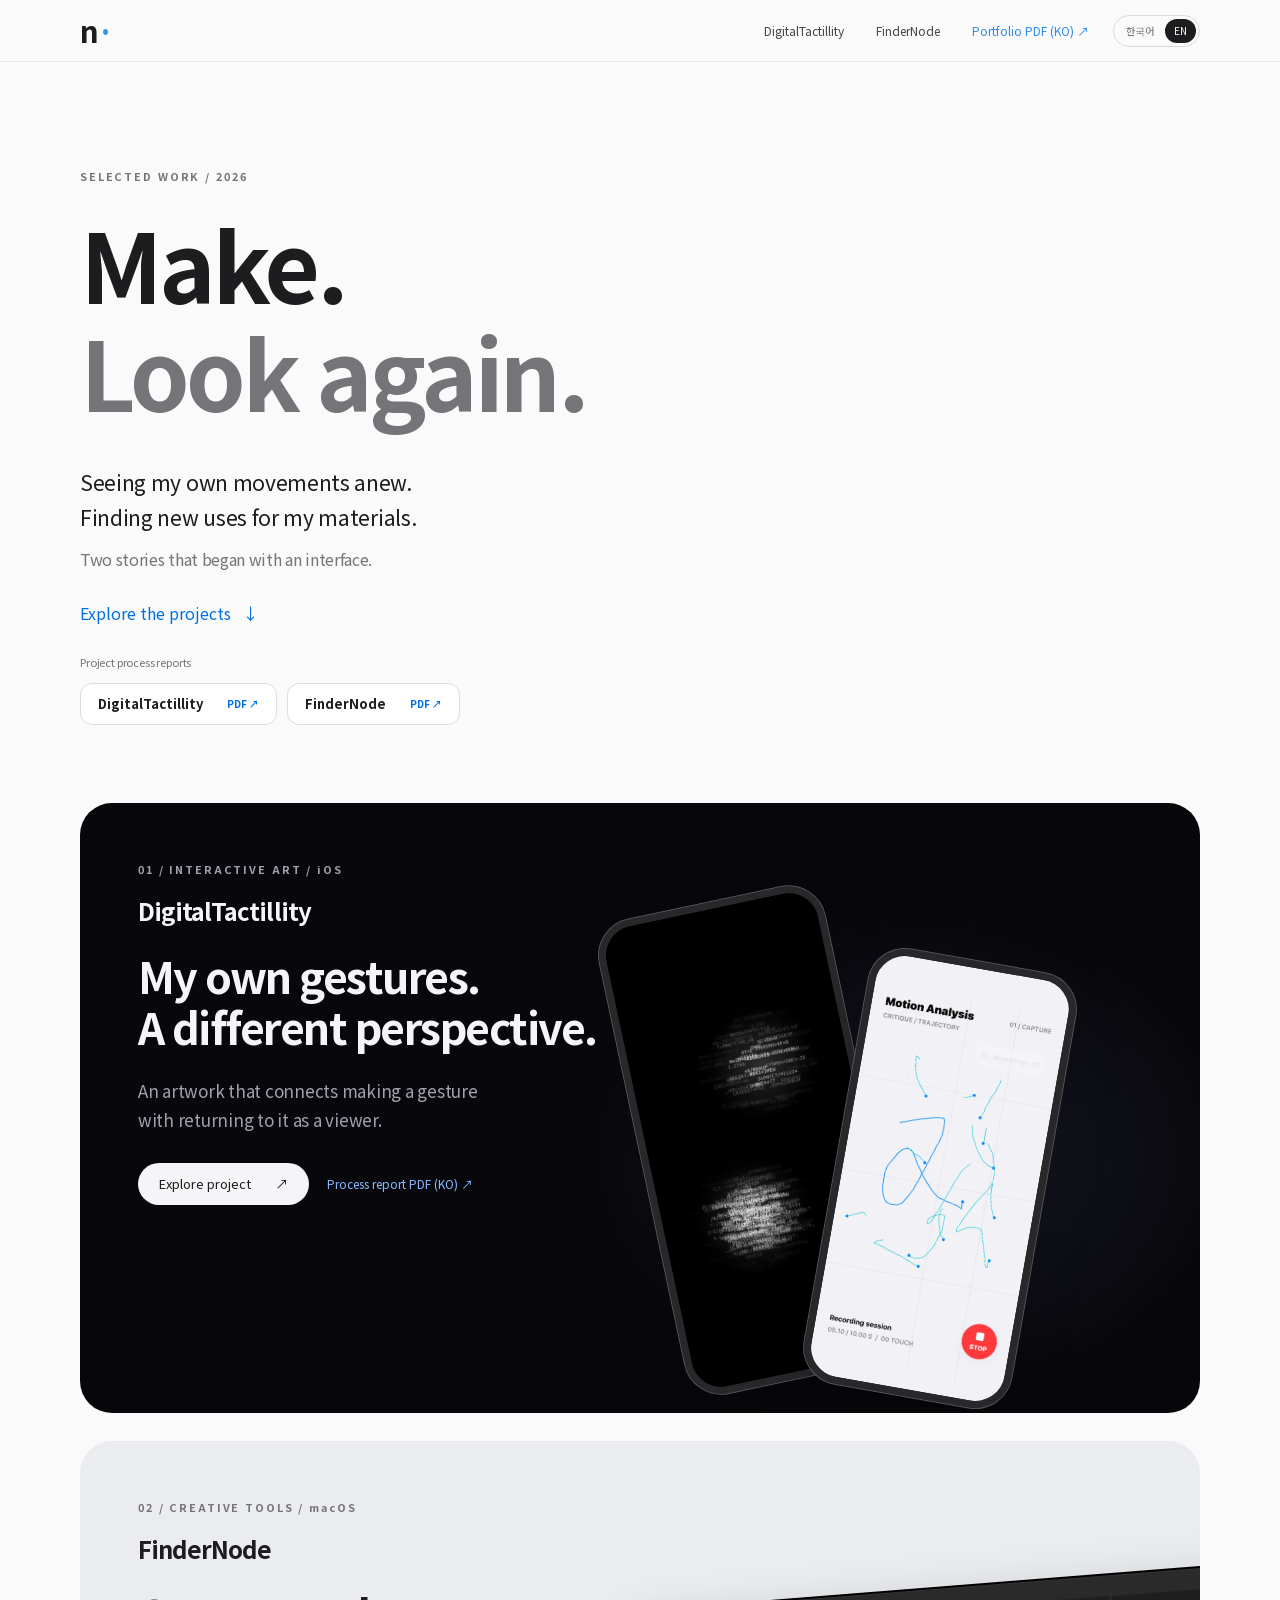
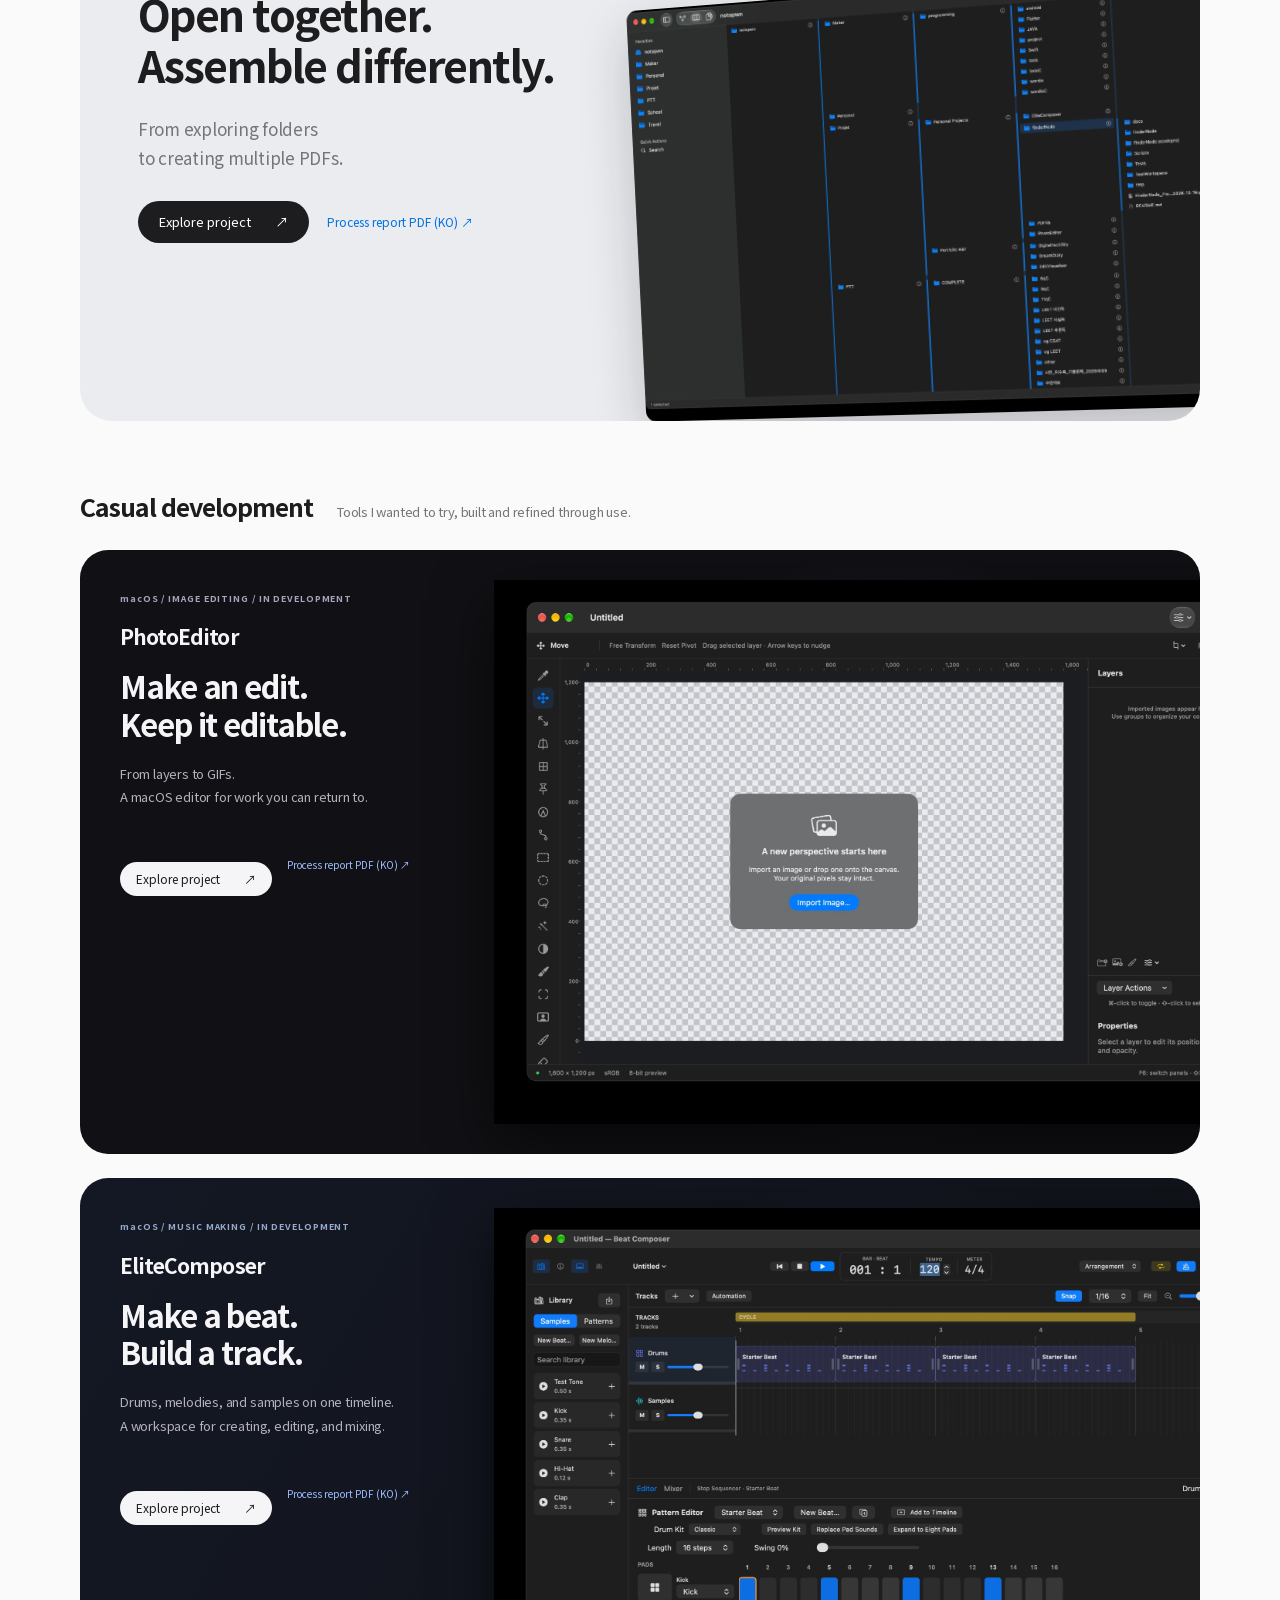
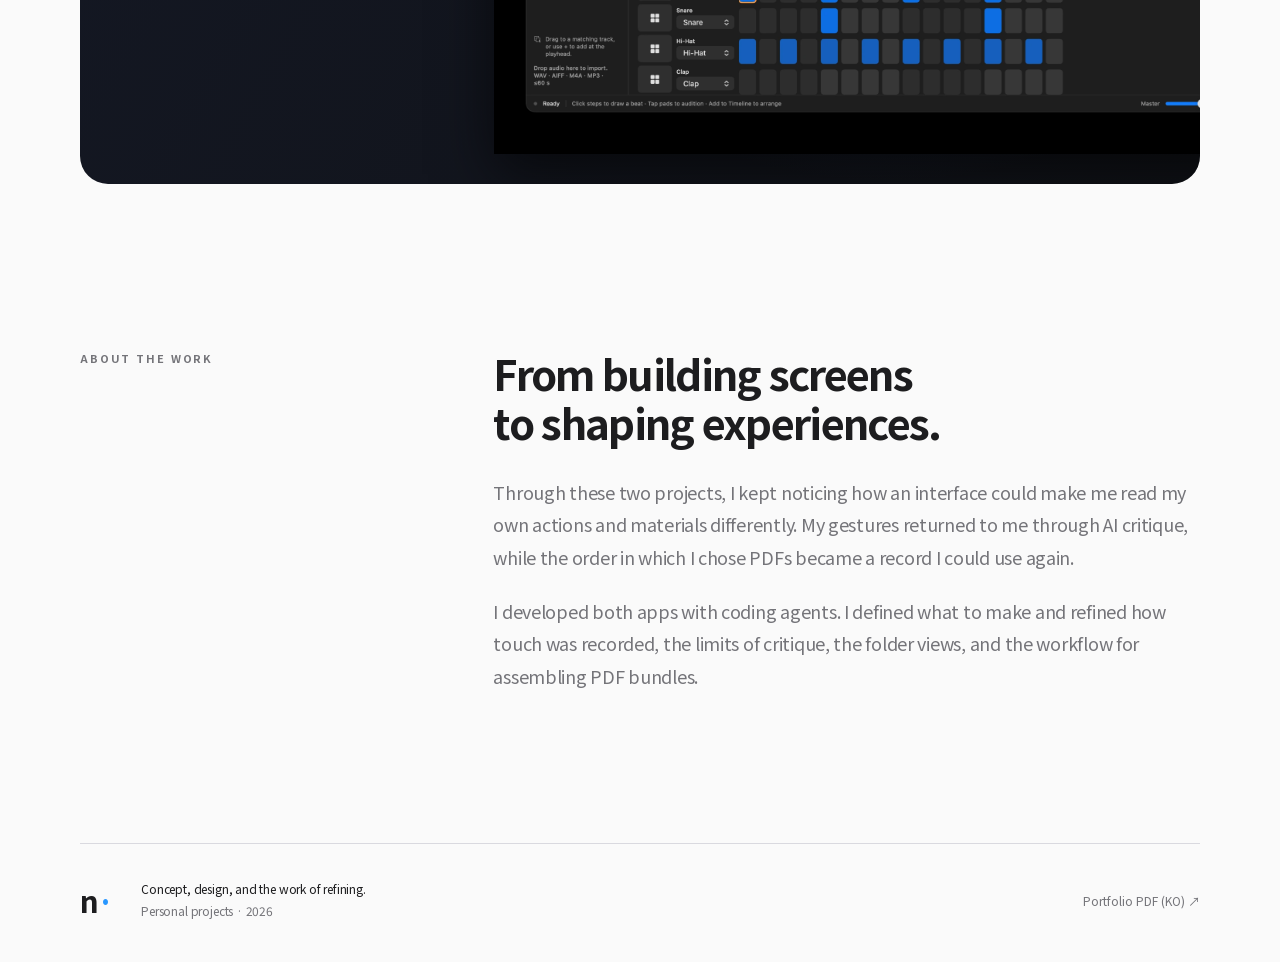
<file: index.html>
<!doctype html><html lang="ko" data-language="ko" data-page="index.html"><head><meta charset="utf-8"><meta name="viewport" content="width=device-width, initial-scale=1"><meta name="description" content="손짓을 만들고 다시 감상하는 DigitalTactillity. 폴더를 펼치고 PDF를 묶는 FinderNode. 두 주요 프로젝트와 작은 개발 실험의 기록."><meta name="theme-color" content="#fafafa"><title>프로젝트 — notopwn</title><link rel="icon" href="assets/favicon.svg" type="image/svg+xml"><link rel="stylesheet" href="style.css?v=copy-refine-1"><script src="locale.js?v=copy-refine-1"></script><link rel="canonical" href="https://notopwn.github.io/art-technology-portfolio/index.html"><link rel="alternate" hreflang="ko" href="https://notopwn.github.io/art-technology-portfolio/index.html"><link rel="alternate" hreflang="en" href="https://notopwn.github.io/art-technology-portfolio/en/index.html"><link rel="alternate" hreflang="x-default" href="https://notopwn.github.io/art-technology-portfolio/index.html"></head><body class=""><a class="skip" href="#main">본문으로 건너뛰기</a><header class="nav"><a class="brand" href="./" aria-label="포트폴리오 홈">n<span>·</span></a><nav aria-label="주 메뉴"><a href="digitaltactillity.html">DigitalTactillity</a><a href="findernode.html">FinderNode</a><a class="nav-pdf" href="assets/portfolio.pdf" target="_blank" rel="noopener">포트폴리오 PDF <span aria-hidden="true">↗</span></a></nav><div class="language-switch" role="group" aria-label="언어 선택"><a href="index.html" lang="ko" data-language-choice="ko" aria-current="true">한국어</a><a href="en/index.html" lang="en" data-language-choice="en">EN</a></div></header><main id="main">
<section class="home-intro wrap"><p class="eyebrow">SELECTED WORK / 2026</p><h1>만들고,<br><span class="muted">다시 바라보다.</span></h1><p class="hero-copy">내 움직임을 다시 보는 일.<br>내 자료를 이어서 쓰는 일.<br><span>두 개의 인터페이스에서 시작한 이야기.</span></p><a class="text-link" href="#work">프로젝트 살펴보기 <span>↓</span></a><div class="report-shortcuts" id="reports" aria-label="프로젝트 과정 보고서"><p>프로젝트 과정 보고서</p><div><a href="assets/digitaltactillity-process-report.pdf" target="_blank" rel="noopener">DigitalTactillity <span>PDF ↗</span></a><a href="assets/findernode-process-report.pdf" target="_blank" rel="noopener">FinderNode <span>PDF ↗</span></a></div></div></section>
<div id="work" class="work-list wrap">
<article class="work-card tactile-card reveal"><div class="card-copy"><p class="eyebrow">01 / INTERACTIVE ART / iOS</p><h2>DigitalTactillity</h2><p class="card-headline">나의 손짓을,<br>다른 시선으로.</p><p>손짓을 만드는 사람과<br>다시 감상하는 사람이 만나는 작품.</p><a class="button light" href="digitaltactillity.html">자세히 보기 <span>↗</span></a><a class="card-report" href="assets/digitaltactillity-process-report.pdf" target="_blank" rel="noopener">과정 보고서 PDF ↗</a></div><div class="tactile-stage" aria-hidden="true"><div class="stage-glow"></div><div class="phone phone-tactile"><img src="assets/tactile.webp" alt="" fetchpriority="high"></div><div class="phone phone-trajectory"><img src="assets/trajectory.webp" alt=""></div></div></article>
<article class="work-card finder-card reveal"><div class="card-copy"><p class="eyebrow">02 / CREATIVE TOOLS / macOS</p><h2>FinderNode</h2><p class="card-headline">함께 펼치고.<br>다르게 묶고.</p><p>폴더를 보는 일부터<br>여러 PDF를 만드는 일까지.</p><a class="button" href="findernode.html">자세히 보기 <span>↗</span></a><a class="card-report" href="assets/findernode-process-report.pdf" target="_blank" rel="noopener">과정 보고서 PDF ↗</a></div><div class="finder-preview"><img src="assets/finder-columns.webp" alt="여러 폴더를 병렬로 펼친 FinderNode의 실제 화면" loading="lazy"></div></article>
</div>
<section class="casual-section wrap" id="casual-development" aria-labelledby="casual-heading"><div class="casual-heading"><h2 id="casual-heading">작은 개발 실험</h2><p>궁금한 도구를 직접 만들고, 써 보며 다듬는 프로젝트.</p></div>
<article class="side-project"><div class="side-copy"><p class="eyebrow">macOS / IMAGE EDITING / 개발 중</p><h3>PhotoEditor</h3><p class="side-headline">고치고.<br>다시 고칠 수 있게.</p><p class="side-description">레이어부터 GIF까지.<br>편집을 이어 가는 macOS 이미지 편집기.</p><div class="side-actions"><a class="button light" href="photoeditor.html">자세히 보기 <span aria-hidden="true">↗</span></a><a class="side-report" href="assets/photoeditor-process-report.pdf" target="_blank" rel="noopener">과정 보고서 PDF ↗</a></div></div><a class="side-visual" href="photoeditor.html" aria-label="PhotoEditor 상세 페이지 보기"><img src="assets/photoeditor-workspace.webp" alt="중앙 캔버스와 왼쪽 도구, 오른쪽 레이어 패널이 있는 PhotoEditor의 실제 화면" loading="lazy" width="2048" height="1411"></a></article><article class="side-project ec-side"><div class="side-copy"><p class="eyebrow">macOS / MUSIC MAKING / 개발 중</p><h3>EliteComposer</h3><p class="side-headline">비트를 만들고.<br>곡으로 이어 보고.</p><p class="side-description">드럼·멜로디·샘플을 한 타임라인에.<br>만들고 고치고 믹싱하는 음악 작업 공간.</p><div class="side-actions"><a class="button light" href="elitecomposer.html">자세히 보기 <span aria-hidden="true">↗</span></a><a class="side-report" href="assets/elitecomposer-process-report.pdf" target="_blank" rel="noopener">과정 보고서 PDF ↗</a></div></div><a class="side-visual" href="elitecomposer.html" aria-label="EliteComposer 상세 페이지 보기"><img src="assets/elitecomposer-sequencer.webp" width="2048" height="1415" alt="드럼 스텝 시퀀서와 반복 패턴이 배치된 EliteComposer 실제 화면" loading="lazy"></a></article></section>
<section class="about-section wrap reveal"><p class="eyebrow">ABOUT THE WORK</p><div><h2>화면을 만드는 것에서,<br>경험을 만드는 것으로.</h2><p>두 작업을 하면서, 인터페이스가 내 행동과 자료를 다시 읽게 만든다는 점에 계속 눈이 갔다. 손짓은 AI의 비평을 거쳐 나에게 돌아왔고, PDF를 고른 순서는 다음 작업에서도 이어 쓸 수 있는 기록이 됐다.</p><p>두 앱은 코딩 에이전트와 함께 구현했다. 나는 무엇을 만들지 정하고, 터치 기록 방식과 비평의 범위, 폴더를 펼치는 화면과 PDF 묶기 방식을 다듬었다.</p></div></section></main><footer class="footer wrap"><a class="brand" href="./">n<span>·</span></a><p>기획과 설계, 그리고 계속 다듬는 일.<br><span>개인 프로젝트 · 2026</span></p><a href="assets/portfolio.pdf" target="_blank" rel="noopener">포트폴리오 PDF ↗</a></footer><dialog class="viewer" aria-label="프로젝트 미디어"><button class="viewer-close" aria-label="닫기">×</button><div class="viewer-content"></div></dialog><script src="site.js?v=copy-refine-1"></script></body></html>
</file>
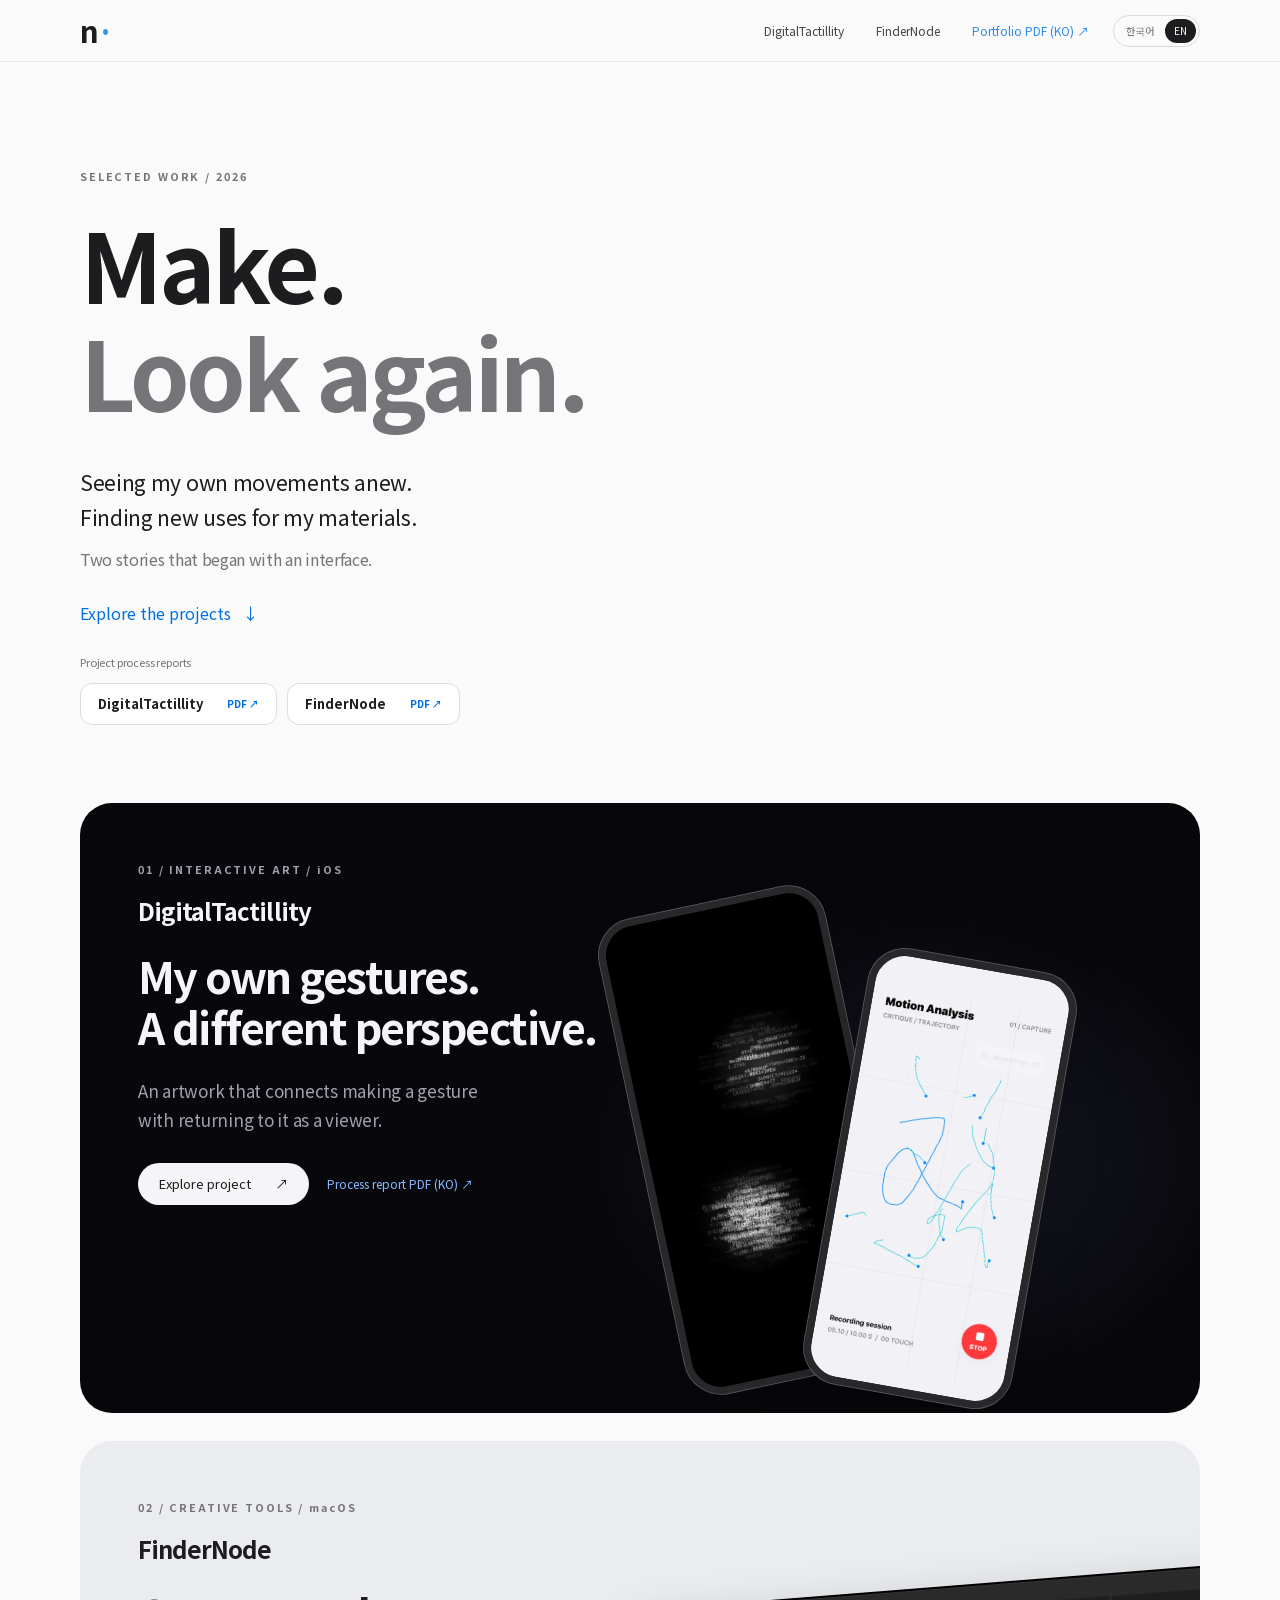
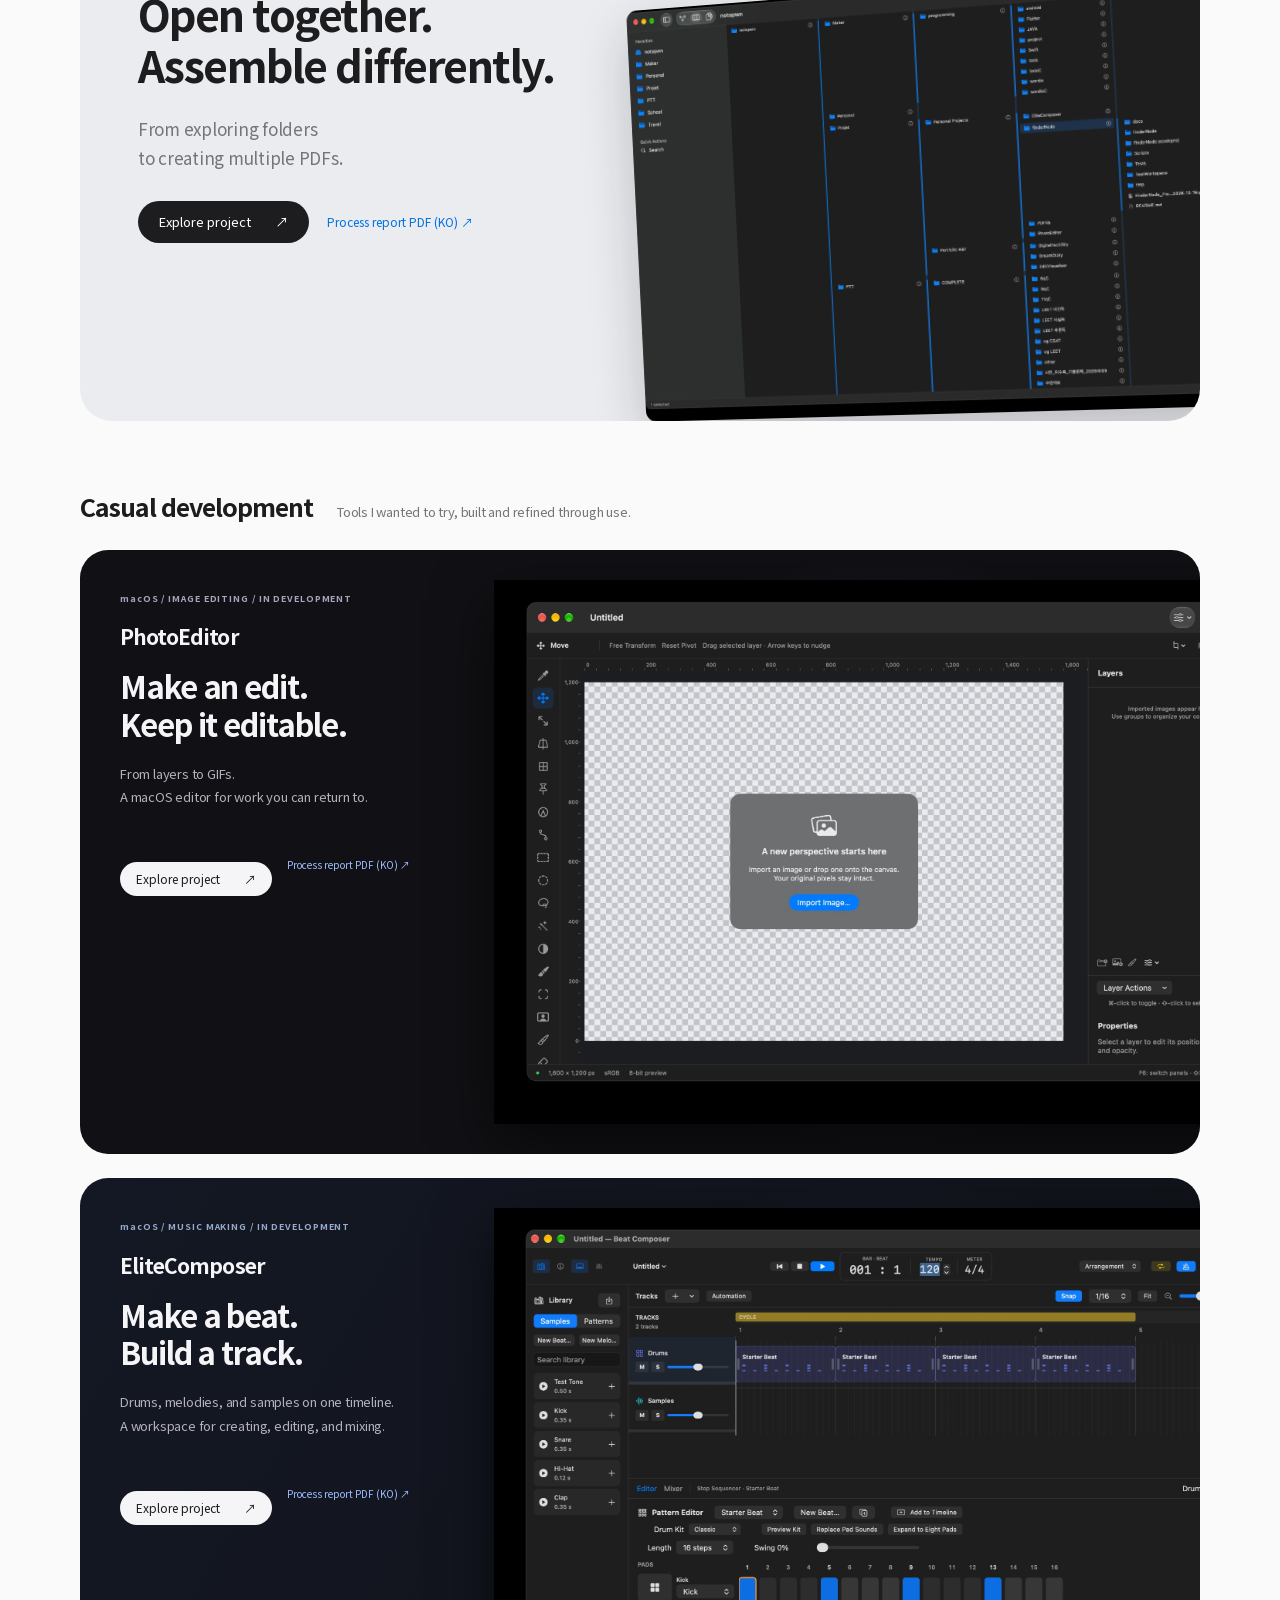
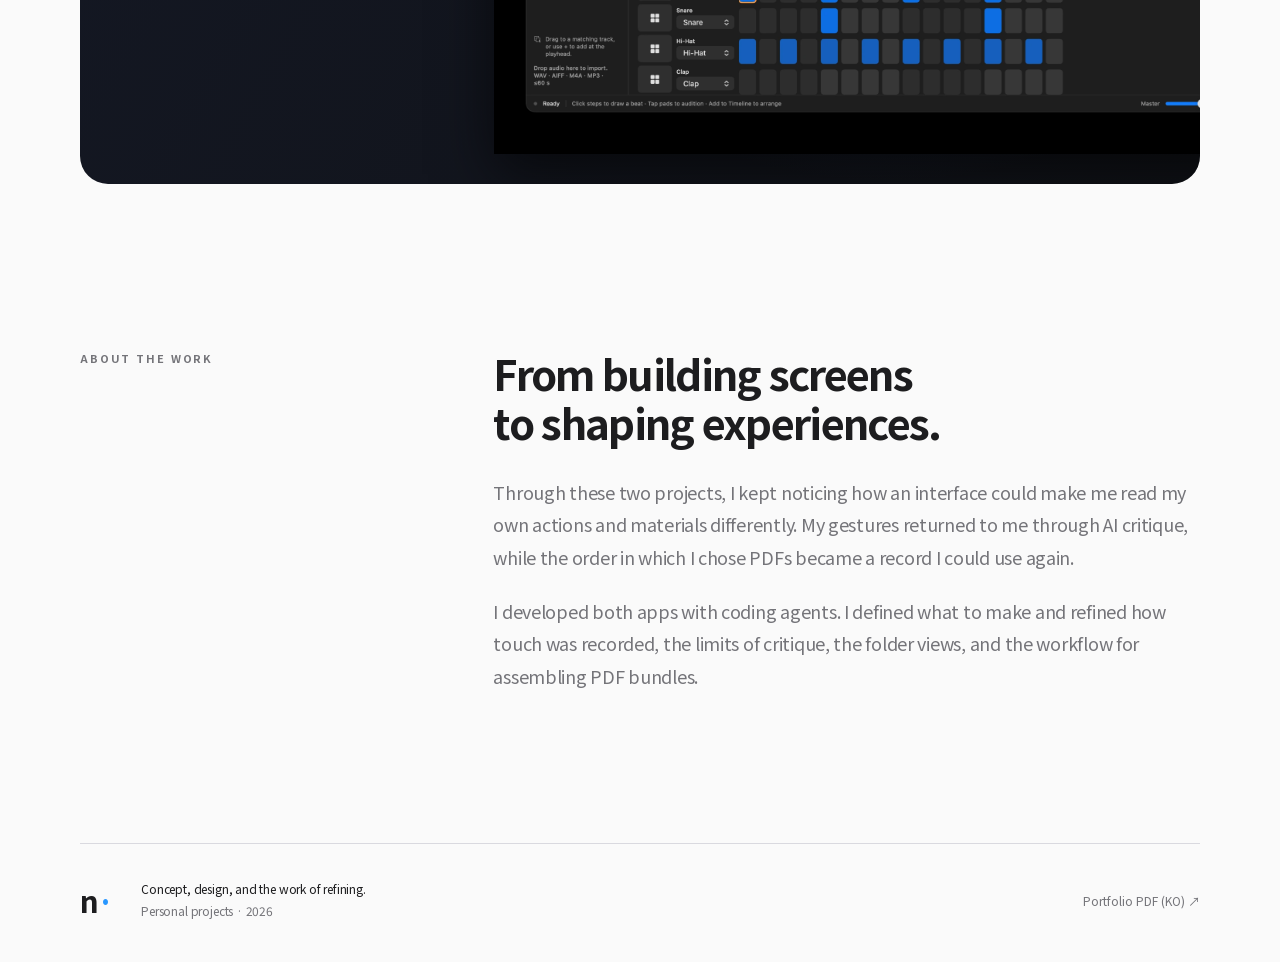
<file: en/index.html>
<!doctype html><html lang="en" data-language="en" data-page="index.html"><head><meta charset="utf-8"><meta name="viewport" content="width=device-width, initial-scale=1"><meta name="description" content="DigitalTactillity revisits gestures through AI critique. FinderNode opens folders and assembles PDFs. Two featured projects and smaller development experiments."><meta name="theme-color" content="#fafafa"><title>Selected work — notopwn</title><link rel="icon" href="../assets/favicon.svg" type="image/svg+xml"><link rel="stylesheet" href="../style.css?v=copy-refine-1"><script src="../locale.js?v=copy-refine-1"></script><link rel="canonical" href="https://notopwn.github.io/art-technology-portfolio/en/index.html"><link rel="alternate" hreflang="ko" href="https://notopwn.github.io/art-technology-portfolio/index.html"><link rel="alternate" hreflang="en" href="https://notopwn.github.io/art-technology-portfolio/en/index.html"><link rel="alternate" hreflang="x-default" href="https://notopwn.github.io/art-technology-portfolio/index.html"></head><body class=""><a class="skip" href="#main">Skip to content</a><header class="nav"><a class="brand" href="./" aria-label="Portfolio home">n<span>·</span></a><nav aria-label="Main navigation"><a href="digitaltactillity.html">DigitalTactillity</a><a href="findernode.html">FinderNode</a><a class="nav-pdf" href="../assets/portfolio.pdf" target="_blank" rel="noopener">Portfolio PDF (KO) <span aria-hidden="true">↗</span></a></nav><div class="language-switch" role="group" aria-label="Language selection"><a href="../index.html" lang="ko" data-language-choice="ko">한국어</a><a href="index.html" lang="en" data-language-choice="en" aria-current="true">EN</a></div></header><main id="main">
<section class="home-intro wrap"><p class="eyebrow">SELECTED WORK / 2026</p><h1>Make.<br><span class="muted">Look again.</span></h1><p class="hero-copy">Seeing my own movements anew.<br>Finding new uses for my materials.<br><span>Two stories that began with an interface.</span></p><a class="text-link" href="#work">Explore the projects <span>↓</span></a><div class="report-shortcuts" id="reports" aria-label="Project process reports"><p>Project process reports</p><div><a href="../assets/digitaltactillity-process-report.pdf" target="_blank" rel="noopener">DigitalTactillity <span>PDF ↗</span></a><a href="../assets/findernode-process-report.pdf" target="_blank" rel="noopener">FinderNode <span>PDF ↗</span></a></div></div></section>
<div id="work" class="work-list wrap">
<article class="work-card tactile-card reveal"><div class="card-copy"><p class="eyebrow">01 / INTERACTIVE ART / iOS</p><h2>DigitalTactillity</h2><p class="card-headline">My own gestures.<br>A different perspective.</p><p>An artwork that connects making a gesture<br>with returning to it as a viewer.</p><a class="button light" href="digitaltactillity.html">Explore project <span>↗</span></a><a class="card-report" href="../assets/digitaltactillity-process-report.pdf" target="_blank" rel="noopener">Process report PDF (KO) ↗</a></div><div class="tactile-stage" aria-hidden="true"><div class="stage-glow"></div><div class="phone phone-tactile"><img src="../assets/tactile.webp" alt="" fetchpriority="high"></div><div class="phone phone-trajectory"><img src="../assets/trajectory.webp" alt=""></div></div></article>
<article class="work-card finder-card reveal"><div class="card-copy"><p class="eyebrow">02 / CREATIVE TOOLS / macOS</p><h2>FinderNode</h2><p class="card-headline">Open together.<br>Assemble differently.</p><p>From exploring folders<br>to creating multiple PDFs.</p><a class="button" href="findernode.html">Explore project <span>↗</span></a><a class="card-report" href="../assets/findernode-process-report.pdf" target="_blank" rel="noopener">Process report PDF (KO) ↗</a></div><div class="finder-preview"><img src="../assets/finder-columns.webp" alt="FinderNode screen with several folders open in parallel columns" loading="lazy"></div></article>
</div>
<section class="casual-section wrap" id="casual-development" aria-labelledby="casual-heading"><div class="casual-heading"><h2 id="casual-heading">Casual development</h2><p>Tools I wanted to try, built and refined through use.</p></div>
<article class="side-project"><div class="side-copy"><p class="eyebrow">macOS / IMAGE EDITING / IN DEVELOPMENT</p><h3>PhotoEditor</h3><p class="side-headline">Make an edit.<br>Keep it editable.</p><p class="side-description">From layers to GIFs.<br>A macOS editor for work you can return to.</p><div class="side-actions"><a class="button light" href="photoeditor.html">Explore project <span aria-hidden="true">↗</span></a><a class="side-report" href="../assets/photoeditor-process-report.pdf" target="_blank" rel="noopener">Process report PDF (KO) ↗</a></div></div><a class="side-visual" href="photoeditor.html" aria-label="View the PhotoEditor project"><img src="../assets/photoeditor-workspace.webp" alt="PhotoEditor screen with a central canvas, tools on the left, and layers on the right" loading="lazy" width="2048" height="1411"></a></article><article class="side-project ec-side"><div class="side-copy"><p class="eyebrow">macOS / MUSIC MAKING / IN DEVELOPMENT</p><h3>EliteComposer</h3><p class="side-headline">Make a beat.<br>Build a track.</p><p class="side-description">Drums, melodies, and samples on one timeline.<br>A workspace for creating, editing, and mixing.</p><div class="side-actions"><a class="button light" href="elitecomposer.html">Explore project <span aria-hidden="true">↗</span></a><a class="side-report" href="../assets/elitecomposer-process-report.pdf" target="_blank" rel="noopener">Process report PDF (KO) ↗</a></div></div><a class="side-visual" href="elitecomposer.html" aria-label="View the EliteComposer project"><img src="../assets/elitecomposer-sequencer.webp" width="2048" height="1415" alt="EliteComposer screen with a drum step sequencer and repeating patterns on the timeline" loading="lazy"></a></article></section>
<section class="about-section wrap reveal"><p class="eyebrow">ABOUT THE WORK</p><div><h2>From building screens<br>to shaping experiences.</h2><p>Through these two projects, I kept noticing how an interface could make me read my own actions and materials differently. My gestures returned to me through AI critique, while the order in which I chose PDFs became a record I could use again.</p><p>I developed both apps with coding agents. I defined what to make and refined how touch was recorded, the limits of critique, the folder views, and the workflow for assembling PDF bundles.</p></div></section></main><footer class="footer wrap"><a class="brand" href="./">n<span>·</span></a><p>Concept, design, and the work of refining.<br><span>Personal projects · 2026</span></p><a href="../assets/portfolio.pdf" target="_blank" rel="noopener">Portfolio PDF (KO) ↗</a></footer><dialog class="viewer" aria-label="Project media"><button class="viewer-close" aria-label="Close">×</button><div class="viewer-content"></div></dialog><script src="../site.js?v=copy-refine-1"></script></body></html>
</file>
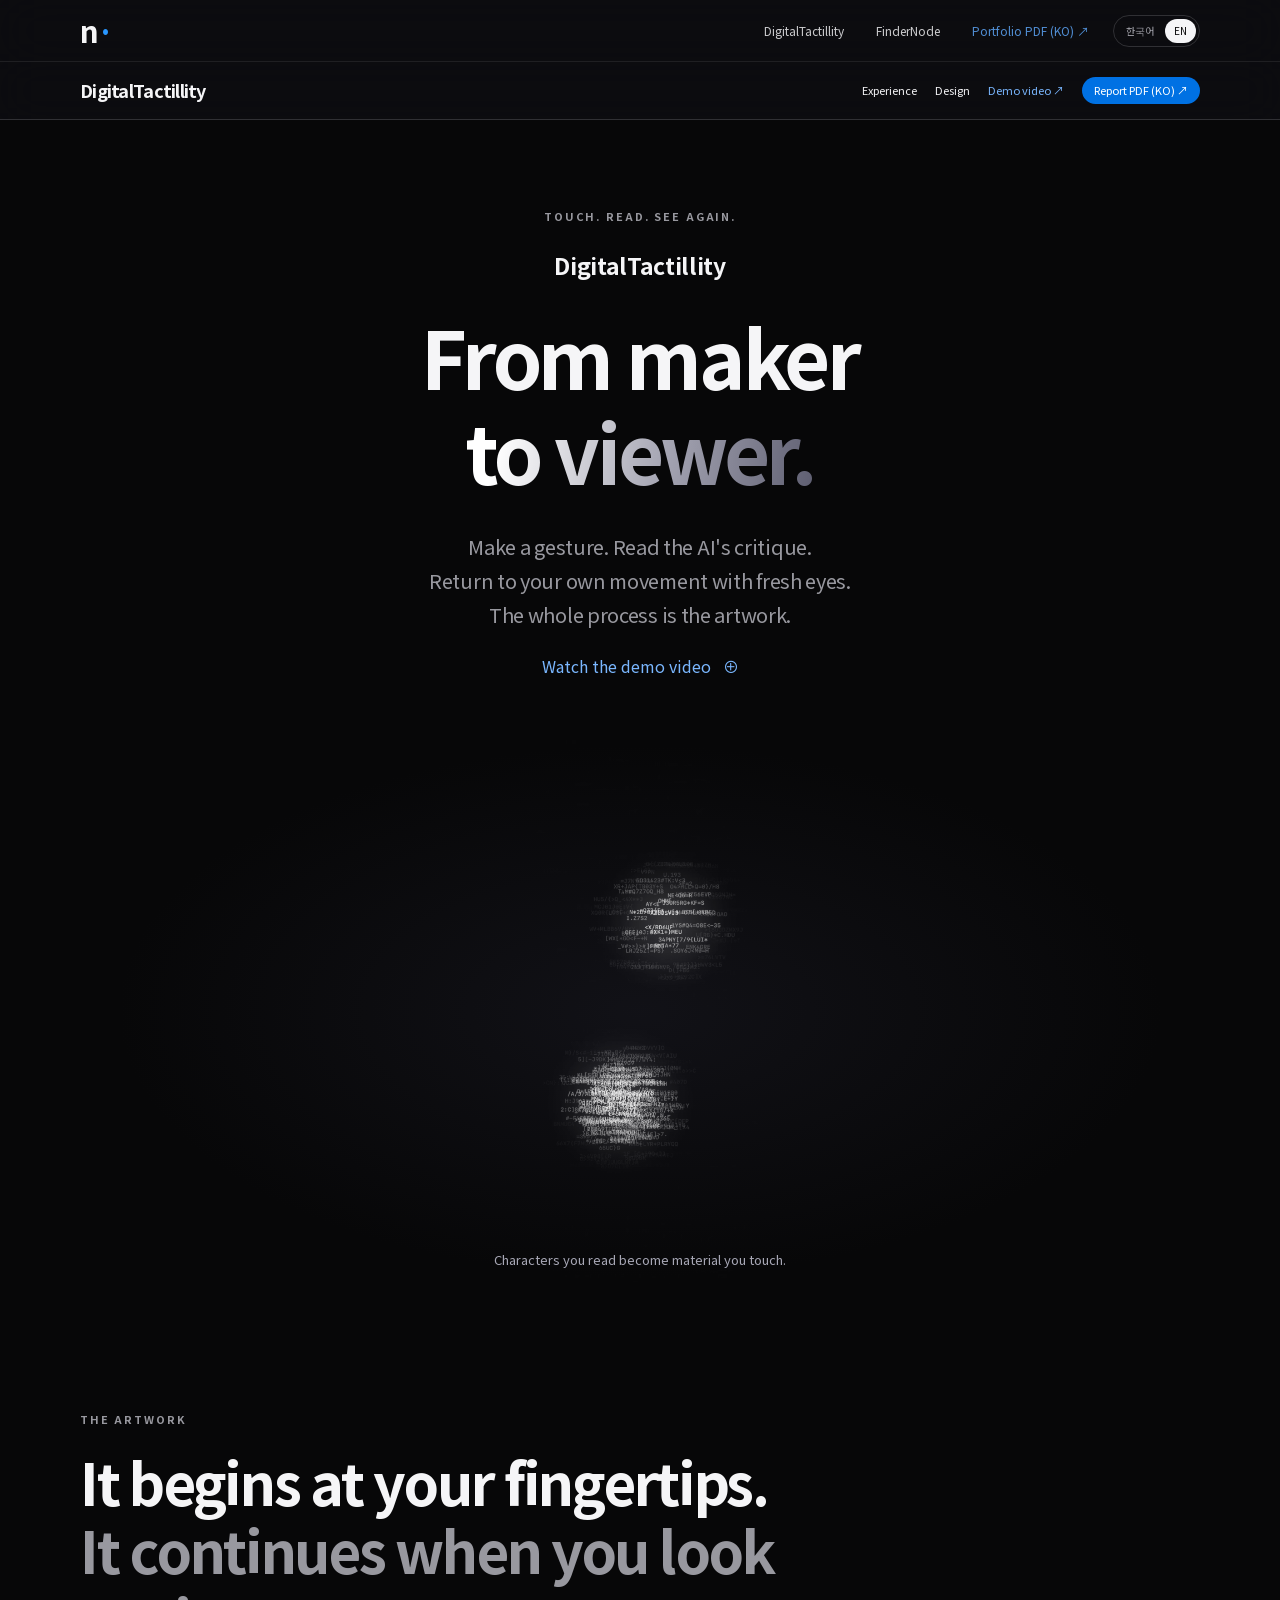
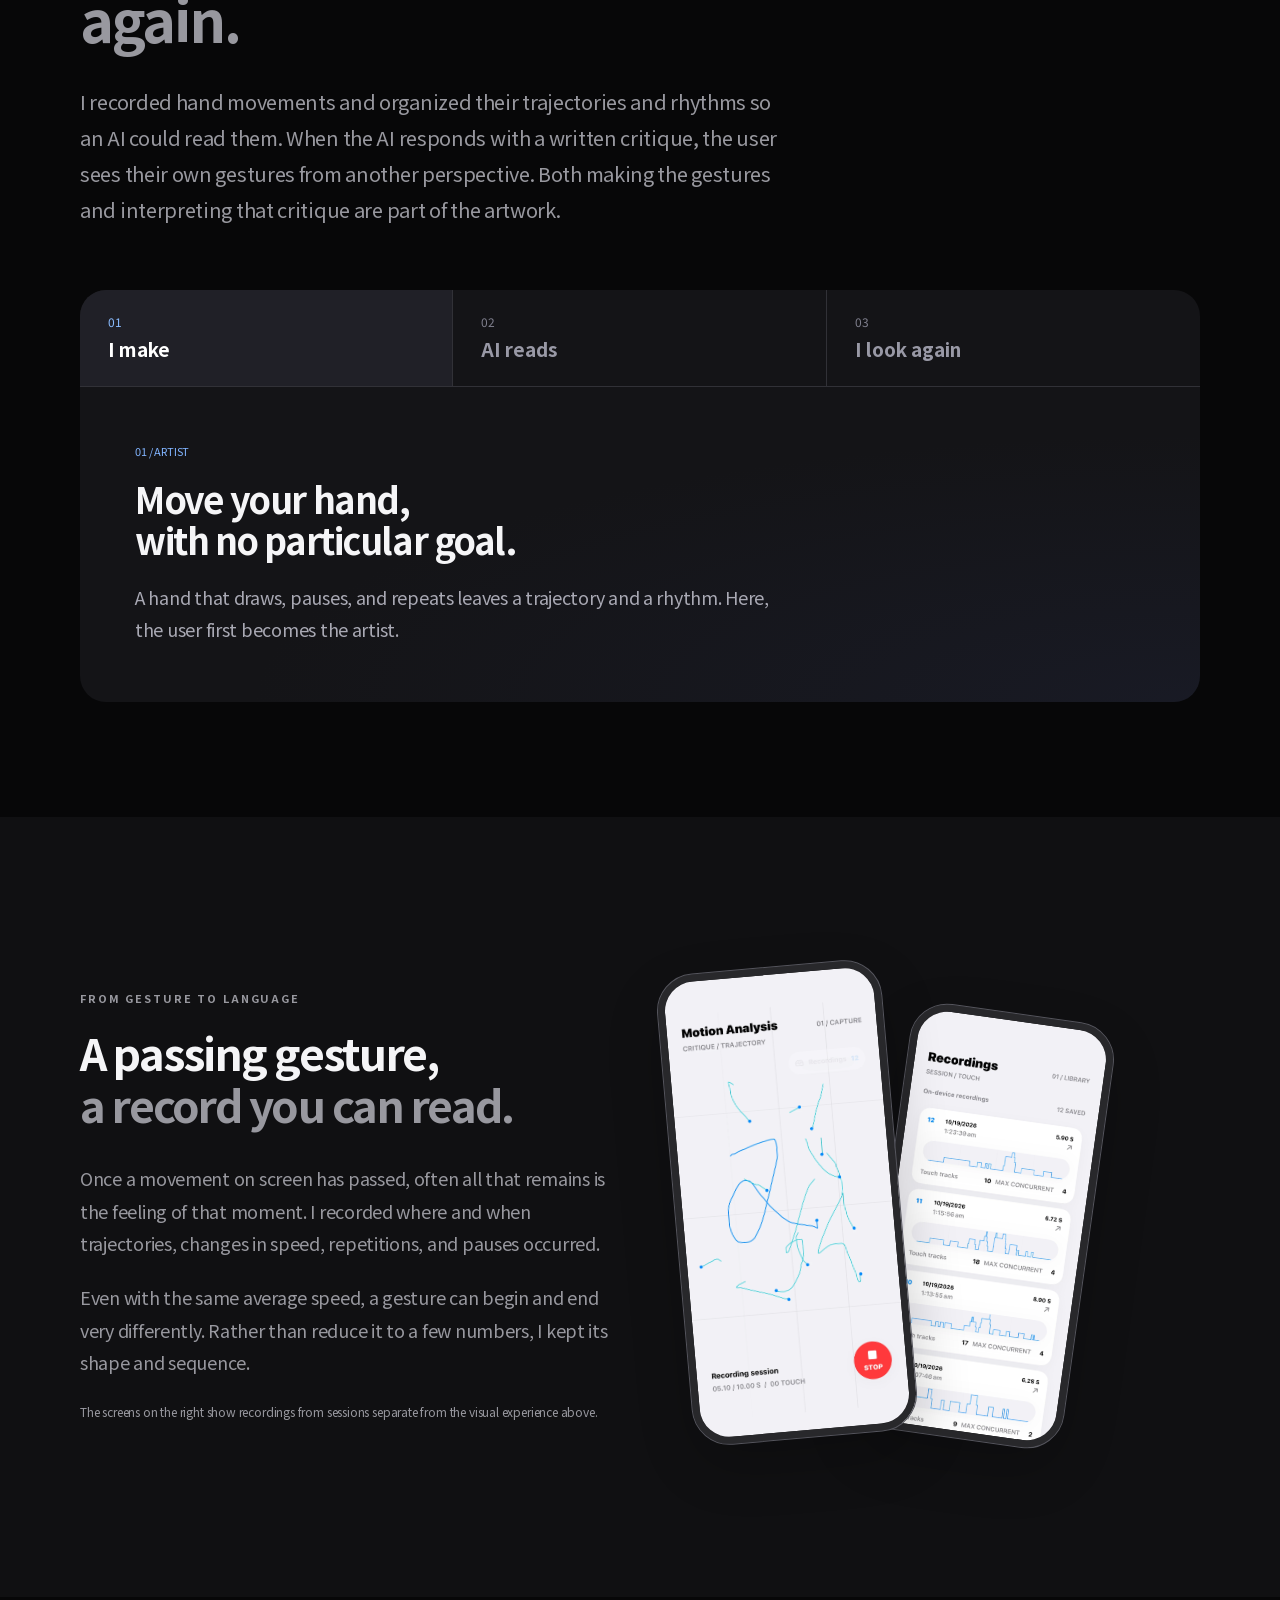
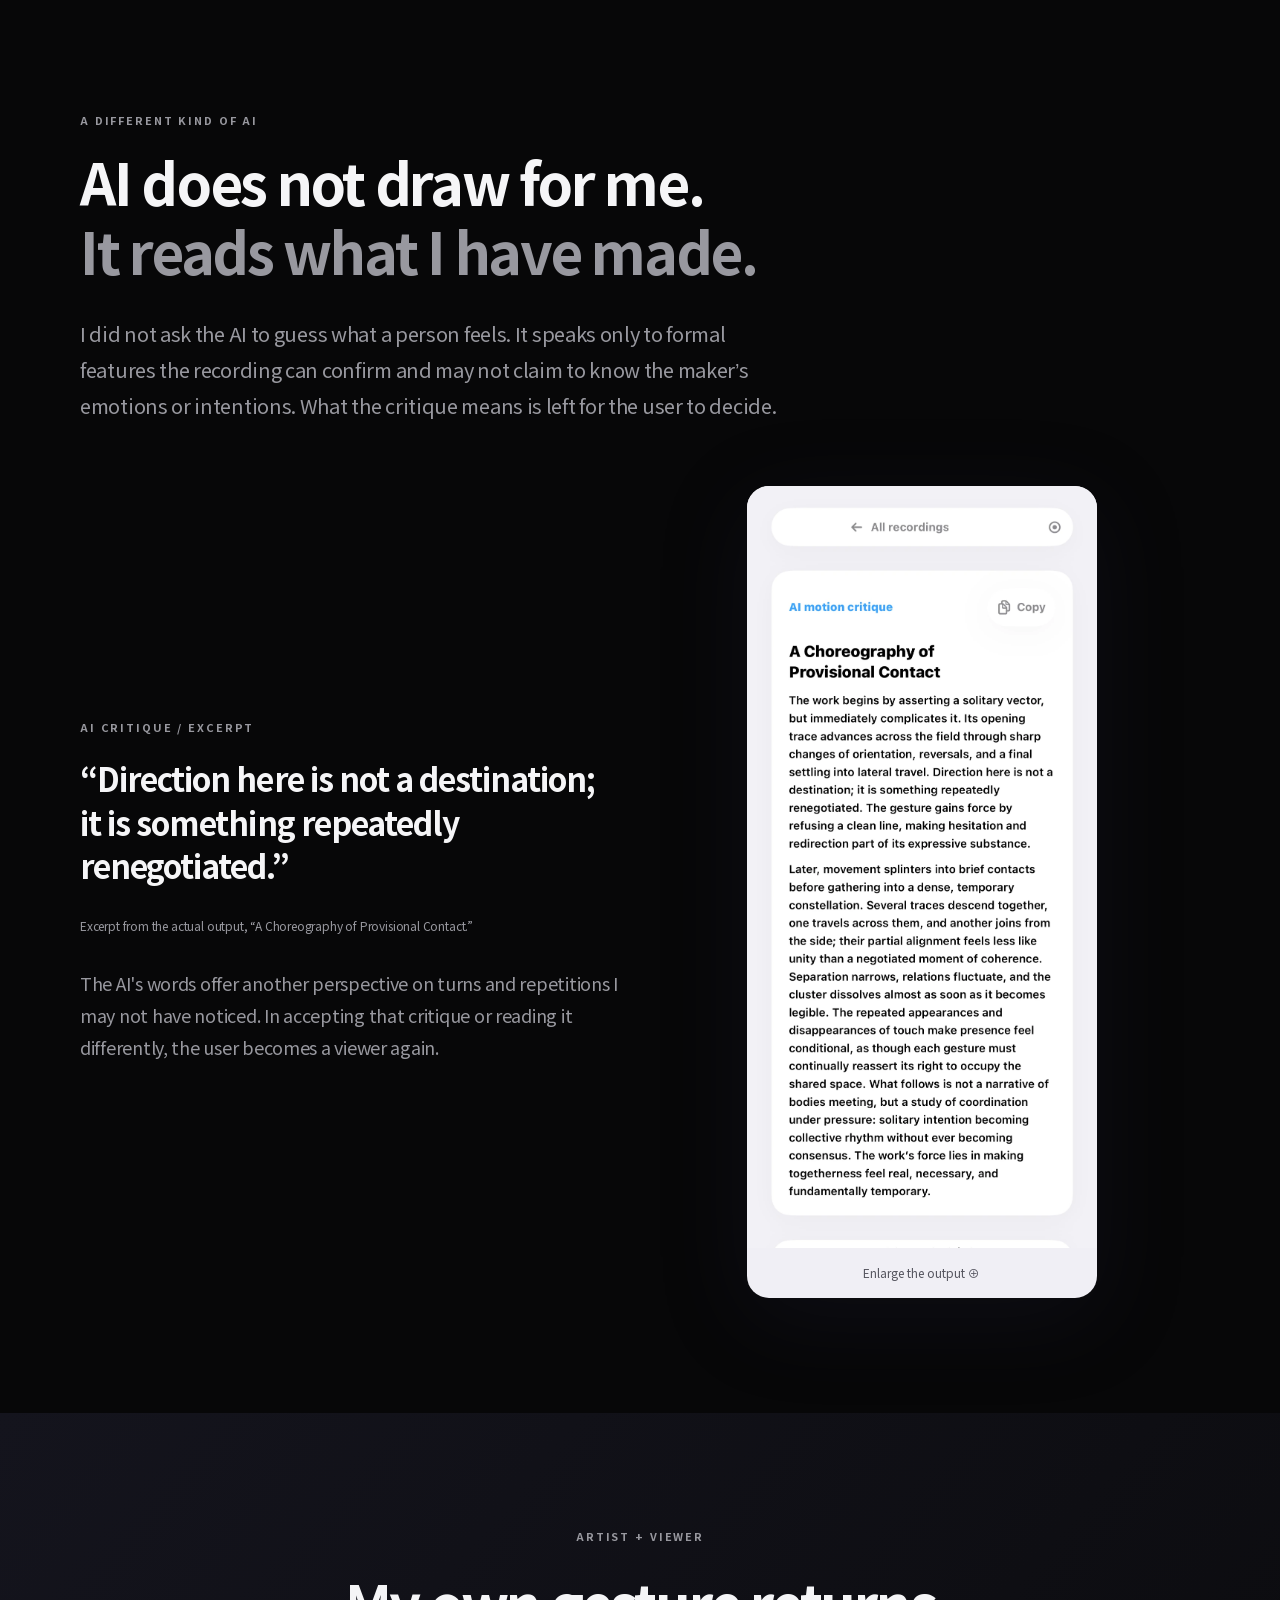
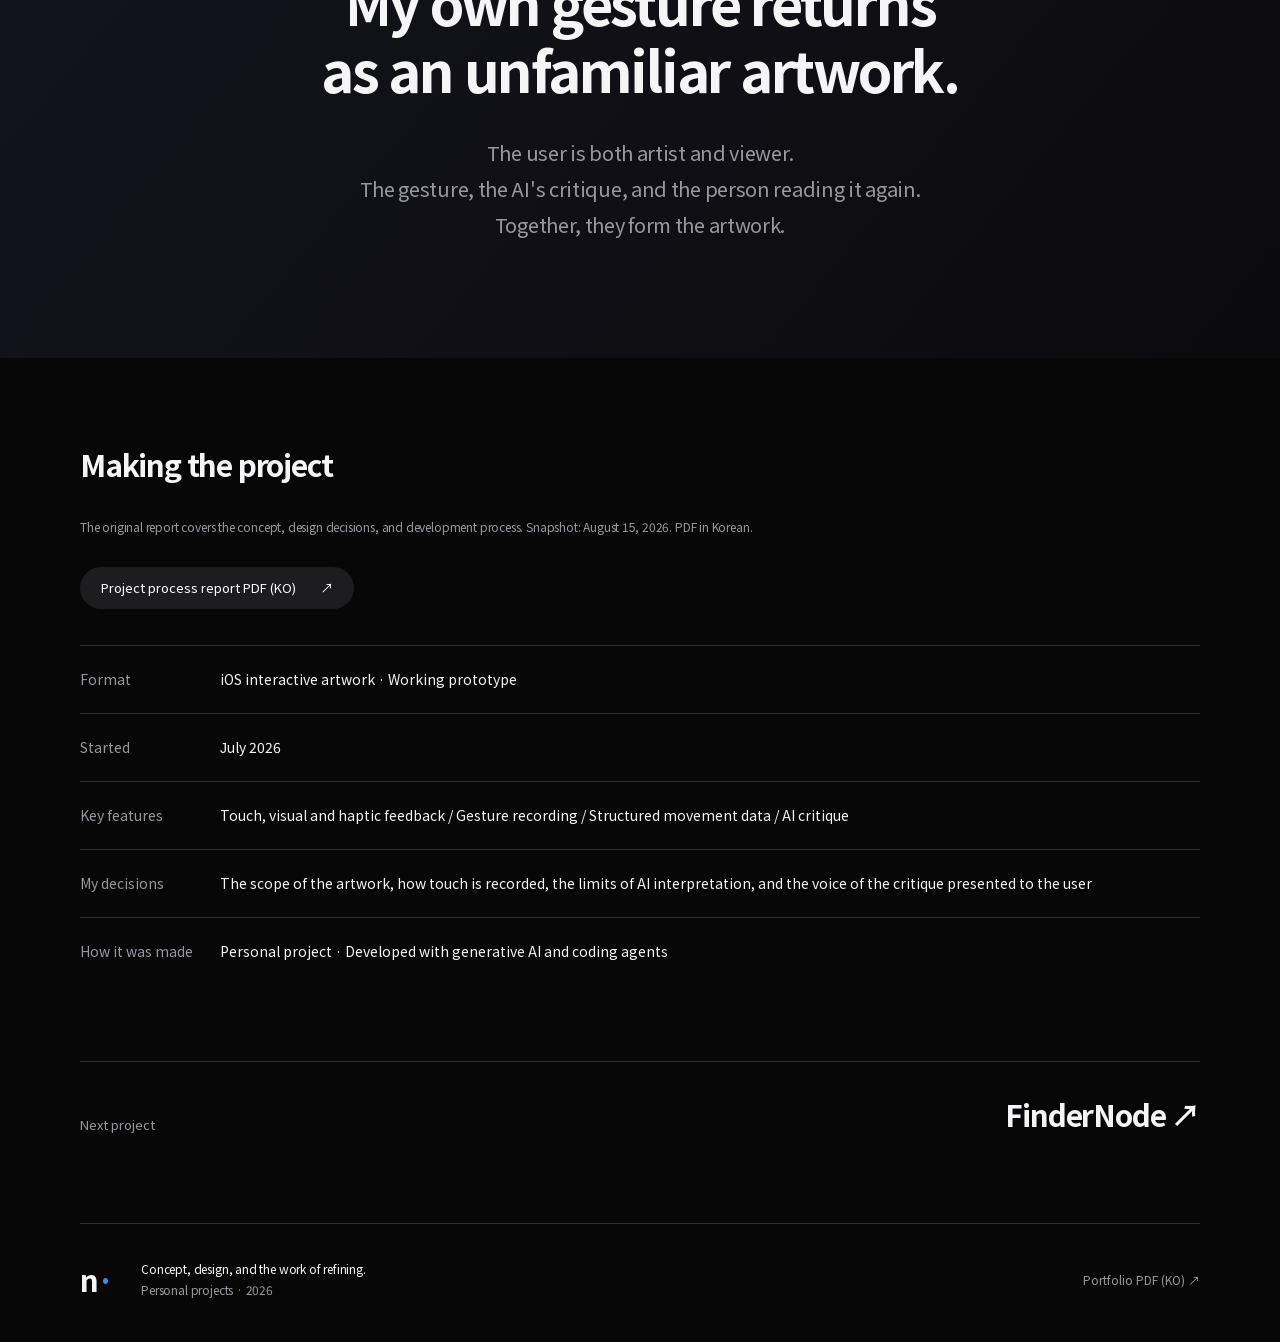
<file: digitaltactillity.html>
<!doctype html><html lang="ko" data-language="ko" data-page="digitaltactillity.html"><head><meta charset="utf-8"><meta name="viewport" content="width=device-width, initial-scale=1"><meta name="description" content="사용자의 손짓, AI의 비평, 사용자의 재감상. 이 과정 전체를 하나의 작품으로 설계한 iOS 인터랙티브 아트."><meta name="theme-color" content="#070708"><title>DigitalTactillity — notopwn</title><link rel="icon" href="assets/favicon.svg" type="image/svg+xml"><link rel="stylesheet" href="style.css?v=copy-refine-1"><script src="locale.js?v=copy-refine-1"></script><link rel="canonical" href="https://notopwn.github.io/art-technology-portfolio/digitaltactillity.html"><link rel="alternate" hreflang="ko" href="https://notopwn.github.io/art-technology-portfolio/digitaltactillity.html"><link rel="alternate" hreflang="en" href="https://notopwn.github.io/art-technology-portfolio/en/digitaltactillity.html"><link rel="alternate" hreflang="x-default" href="https://notopwn.github.io/art-technology-portfolio/digitaltactillity.html"></head><body class="dark"><a class="skip" href="#main">본문으로 건너뛰기</a><header class="nav"><a class="brand" href="./" aria-label="포트폴리오 홈">n<span>·</span></a><nav aria-label="주 메뉴"><a href="digitaltactillity.html">DigitalTactillity</a><a href="findernode.html">FinderNode</a><a class="nav-pdf" href="assets/portfolio.pdf" target="_blank" rel="noopener">포트폴리오 PDF <span aria-hidden="true">↗</span></a></nav><div class="language-switch" role="group" aria-label="언어 선택"><a href="digitaltactillity.html" lang="ko" data-language-choice="ko" aria-current="true">한국어</a><a href="en/digitaltactillity.html" lang="en" data-language-choice="en">EN</a></div></header><main id="main">
<div class="product-bar"><a href="#">DigitalTactillity</a><nav aria-label="프로젝트 내 탐색"><a href="#experience">경험</a><a href="#design">설계</a><button data-video="assets/motion-demo.mp4">기록 영상 <span>↗</span></button><a class="nav-report" href="assets/digitaltactillity-process-report.pdf" target="_blank" rel="noopener">보고서 PDF ↗</a></nav></div>
<section class="product-hero dt-hero wrap"><p class="eyebrow">TOUCH. READ. SEE AGAIN.</p><p class="product-name">DigitalTactillity</p><h1>만드는 사람에서,<br><span class="silver">다시 보는 사람으로.</span></h1><p class="hero-copy">손짓을 만들고, AI의 비평을 읽고,<br>자신의 움직임을 다시 감상한다.<br>이 과정 전체가 하나의 작품이다.</p><button class="text-link" data-video="assets/motion-demo.mp4">실제 기록 영상 보기 <span>⊕</span></button><div class="dt-hero-media"><img class="tactile-art" src="assets/tactile.webp" alt="검은 화면에 손짓을 따라 모이고 흩어지는 영문자와 숫자, 기호"><div class="hero-art-caption">읽는 문자가, 만지는 재료가 되다.</div></div></section>
<section id="experience" class="section wrap"><div class="section-intro reveal"><p class="eyebrow">THE ARTWORK</p><h2>작품은 손끝에서 시작해,<br><span class="muted">다시 읽는 순간까지 이어진다.</span></h2><p>나는 손의 움직임을 기록하고, 궤적과 리듬을 AI가 읽을 수 있게 정리했다. AI가 그 움직임을 언어로 비평하면, 사용자는 자신의 손짓을 다른 시선으로 다시 감상한다. 손짓을 만드는 일과 그 비평을 다시 해석하는 일을 모두 작품에 포함했다.</p></div>
<div class="role-explorer reveal"><div class="role-tabs" role="tablist" aria-label="작품을 이루는 세 순간"><button id="role-artist" role="tab" aria-selected="true" aria-controls="role-panel" data-role="0">01 <span>만드는 나</span></button><button id="role-ai" role="tab" aria-selected="false" aria-controls="role-panel" data-role="1" tabindex="-1">02 <span>읽어 주는 AI</span></button><button id="role-viewer" role="tab" aria-selected="false" aria-controls="role-panel" data-role="2" tabindex="-1">03 <span>다시 보는 나</span></button></div><div class="role-panel" id="role-panel" role="tabpanel" aria-labelledby="role-artist" tabindex="0"><p class="role-number">01 / ARTIST</p><h3>별다른 목적 없이,<br>손을 움직인다.</h3><p class="role-body">긋고, 멈추고, 되풀이하는 손짓에 궤적과 리듬이 남는다. 사용자는 먼저 움직임을 만드는 예술가가 된다.</p></div></div>
</section>
<section class="section recording-section"><div class="wrap recording-grid"><div class="recording-copy reveal"><p class="eyebrow">FROM GESTURE TO LANGUAGE</p><h2>사라지는 손짓을,<br><span class="muted">읽을 수 있는 기록으로.</span></h2><p>화면에서 지나간 움직임은 그 순간의 감각만으로 남기 쉽다. 나는 궤적과 속도 변화, 반복과 멈춤이 언제 어디서 나타났는지 함께 기록했다.</p><p>평균 속도가 같아도 처음과 끝의 움직임은 다를 수 있다. 숫자 몇 개로 줄이기보다, 움직임의 모양과 순서를 함께 남기는 쪽을 택했다.</p><p class="small-note">오른쪽은 실제 기록 화면이다. 위 체험 화면과는 별도 세션에서 기록한 것이다.</p></div><div class="recording-phones reveal"><button class="phone image-button" data-image="assets/trajectory.webp" data-caption="실제 손짓 기록 화면" aria-label="손짓 기록 화면 크게 보기"><img src="assets/trajectory.webp" alt="파란색과 청록색 선으로 기록된 터치 궤적" loading="lazy"></button><button class="phone image-button back-phone" data-image="assets/recordings.webp" data-caption="기기에 저장된 터치 기록 목록" aria-label="기록 목록 크게 보기"><img src="assets/recordings.webp" alt="터치 수와 시간 그래프가 함께 보이는 기록 목록" loading="lazy"></button></div></div></section>
<section id="design" class="section wrap"><div class="section-intro reveal"><p class="eyebrow">A DIFFERENT KIND OF AI</p><h2>AI는 대신 그리지 않는다.<br><span class="muted">내가 만든 것을 읽는다.</span></h2><p>AI에 맡긴 것은 사람의 속마음을 맞히는 일이 아니다. 기록에서 확인할 수 있는 움직임의 형식만 보고 말하게 했다. 그리는 사람의 감정이나 의도는 단정하지 못하게 하고, 비평이 자신에게 어떤 의미인지 읽는 일은 사용자에게 남겼다.</p></div>
<div class="critique-layout reveal"><div class="critique-text"><p class="eyebrow">AI CRITIQUE / EXCERPT</p><blockquote>“Direction here is not a destination;<br>it is something repeatedly renegotiated.”</blockquote><p class="translation">방향은 목적지가 아니라,<br>거듭 다시 협상되는 무언가다.</p><p class="small-note">실제 출력 「A Choreography of Provisional Contact」에서 발췌. 위 문장은 발췌 번역이다.</p><p>AI의 언어는 내가 미처 의식하지 못했던 방향 전환과 반복을 다시 보게 하는 또 하나의 시선이다. 그 비평을 받아들이거나 다르게 읽는 순간, 사용자는 다시 감상자가 된다.</p></div><button class="critique-screen image-button" data-image="assets/critique.webp" data-caption="실제 AI 비평 전체 화면" aria-label="AI 비평 전체 화면 크게 보기"><img src="assets/critique.webp" alt="실제로 생성된 AI 비평문 A Choreography of Provisional Contact" loading="lazy"><span>실제 출력 크게 보기 ⊕</span></button></div>
</section>
<section class="section dt-closing"><div class="wrap reveal"><p class="eyebrow">ARTIST + VIEWER</p><h2>내가 만든 손짓이,<br>낯선 작품으로 돌아온다.</h2><p>사용자 = 예술가 + 감상자.<br>손짓, AI의 비평, 그 비평을 다시 읽는 사용자.<br>이 셋이 함께 작품을 이룬다.</p></div></section>
<section class="spec-section wrap"><h2>제작 기록</h2><div class="report-download" style="margin-bottom:36px"><p class="small-note">기획부터 설계 판단, 구현 과정까지 담은 원본 보고서입니다. 2026.08.15 기준 기록입니다.</p><a class="button" href="assets/digitaltactillity-process-report.pdf" target="_blank" rel="noopener">프로젝트 과정 보고서 PDF <span aria-hidden="true">↗</span></a></div><dl><div><dt>형태</dt><dd>iOS 인터랙티브 아트 · 작동 프로토타입</dd></div><div><dt>시작</dt><dd>2026년 7월</dd></div><div><dt>핵심 구현</dt><dd>터치와 시각·햅틱 반응 / 손짓 기록 / 구조화된 움직임 데이터 / AI 비평</dd></div><div><dt>내가 정한 것</dt><dd>작품의 범위, 터치 기록 방식, AI가 해석할 수 있는 범위와 사용자가 읽을 비평의 문체</dd></div><div><dt>제작 방식</dt><dd>개인 프로젝트 · 생성형 AI 및 코딩 에이전트와 협업</dd></div></dl><a class="next-project" href="findernode.html"><span>다음 프로젝트</span><strong>FinderNode ↗</strong></a></section>
</main><footer class="footer wrap"><a class="brand" href="./">n<span>·</span></a><p>기획과 설계, 그리고 계속 다듬는 일.<br><span>개인 프로젝트 · 2026</span></p><a href="assets/portfolio.pdf" target="_blank" rel="noopener">포트폴리오 PDF ↗</a></footer><dialog class="viewer" aria-label="프로젝트 미디어"><button class="viewer-close" aria-label="닫기">×</button><div class="viewer-content"></div></dialog><script src="site.js?v=copy-refine-1"></script></body></html>
</file>
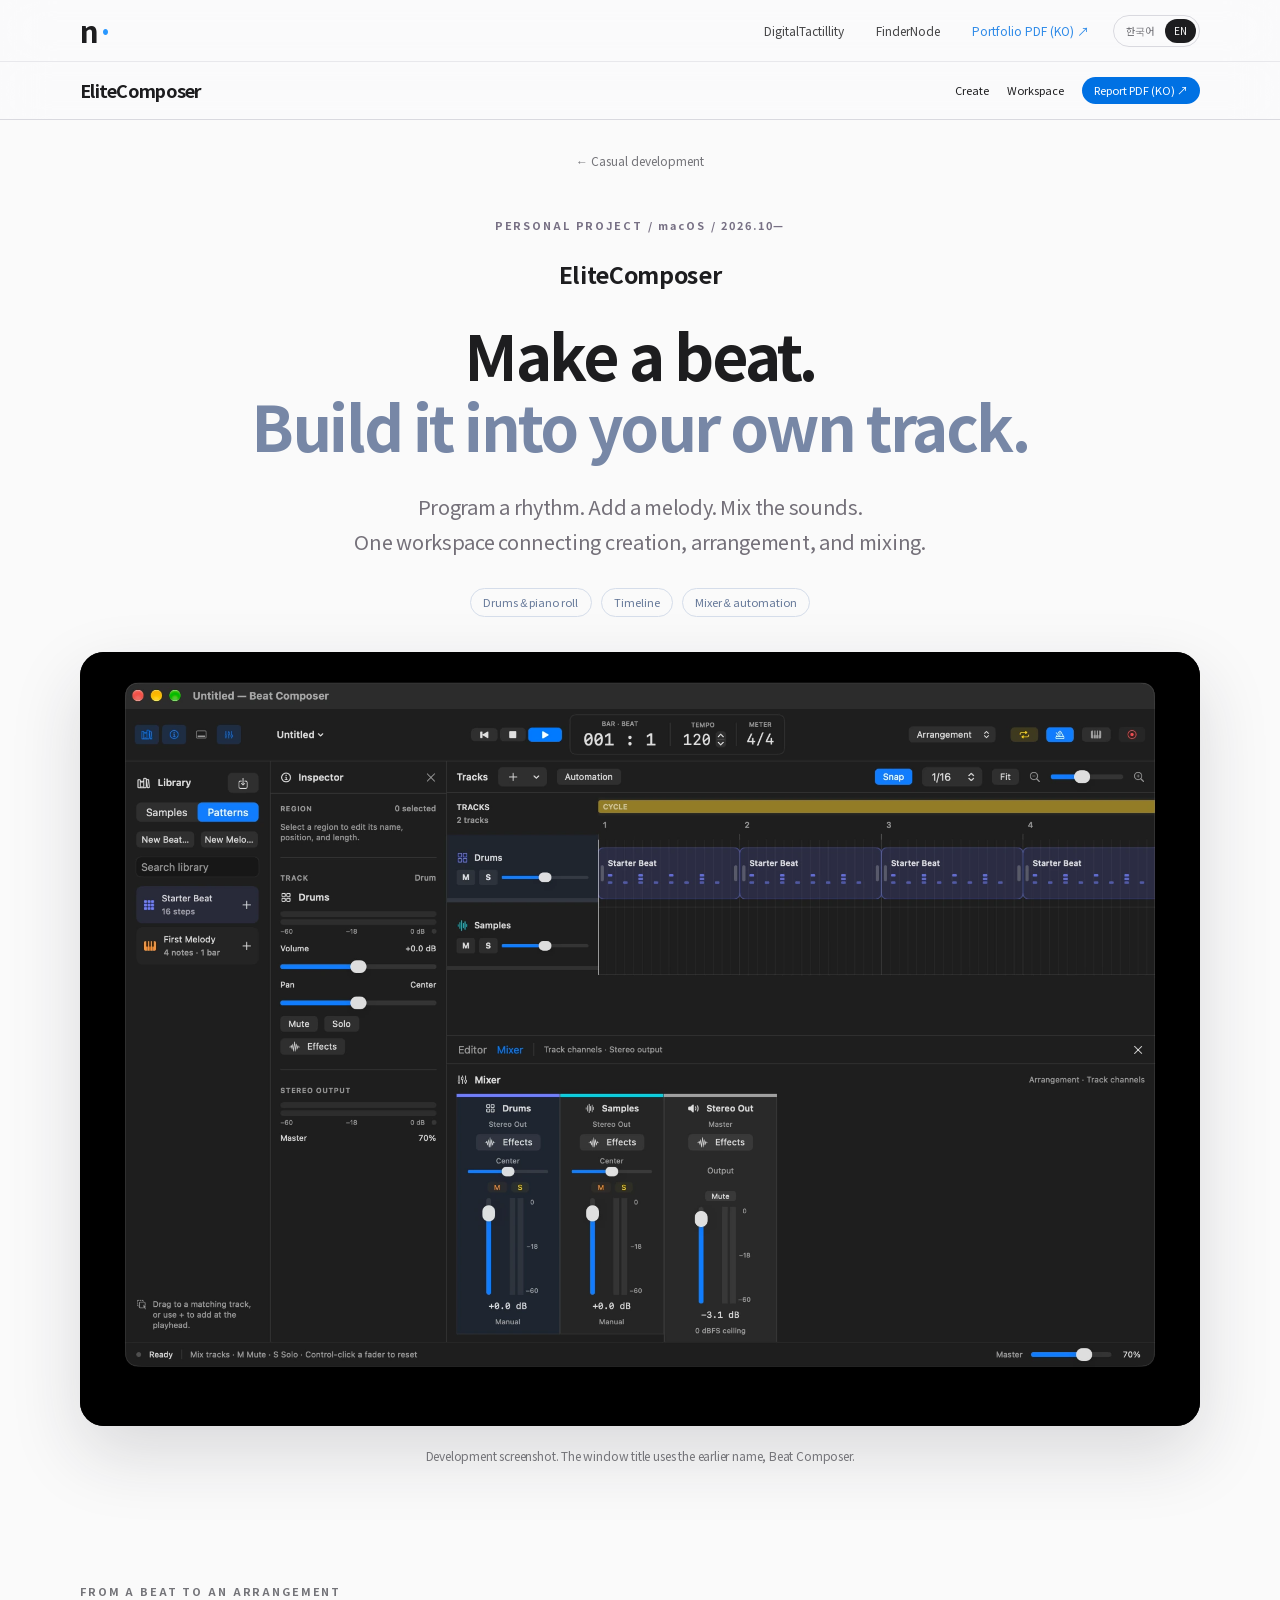
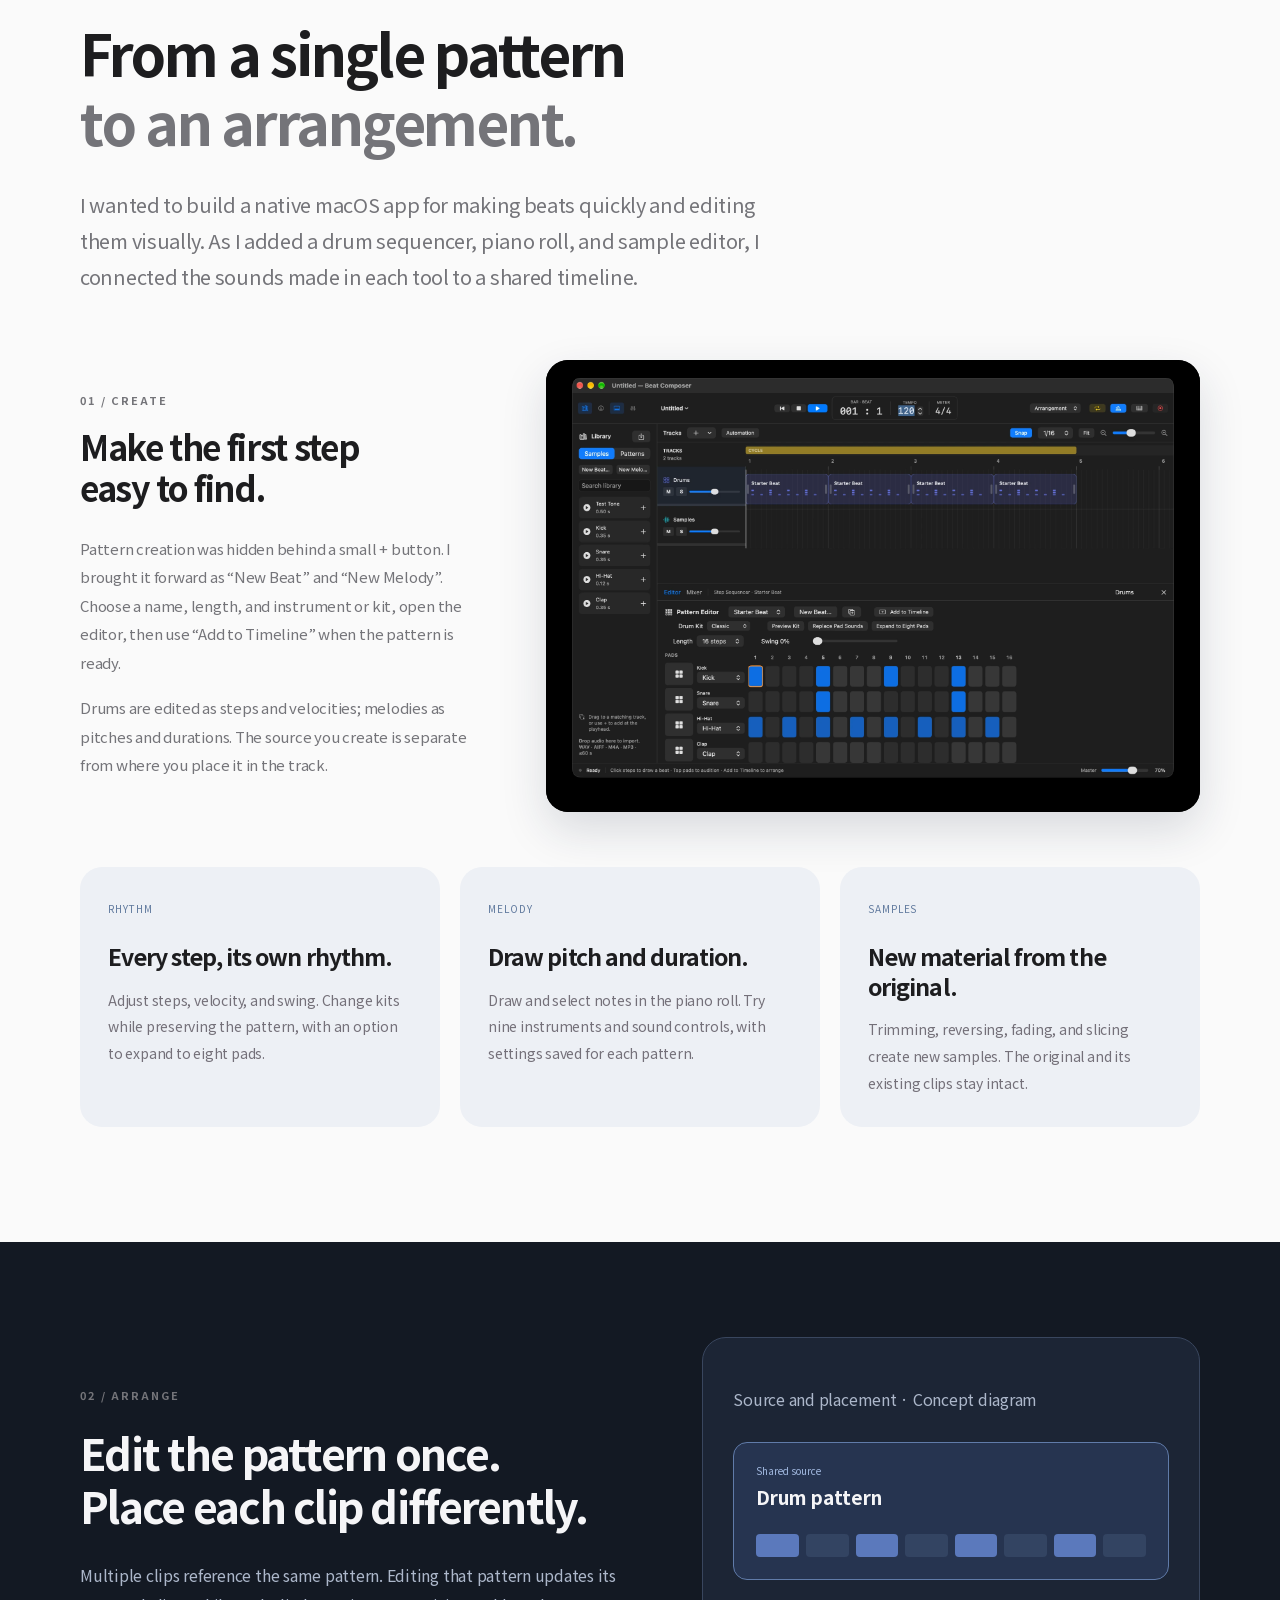
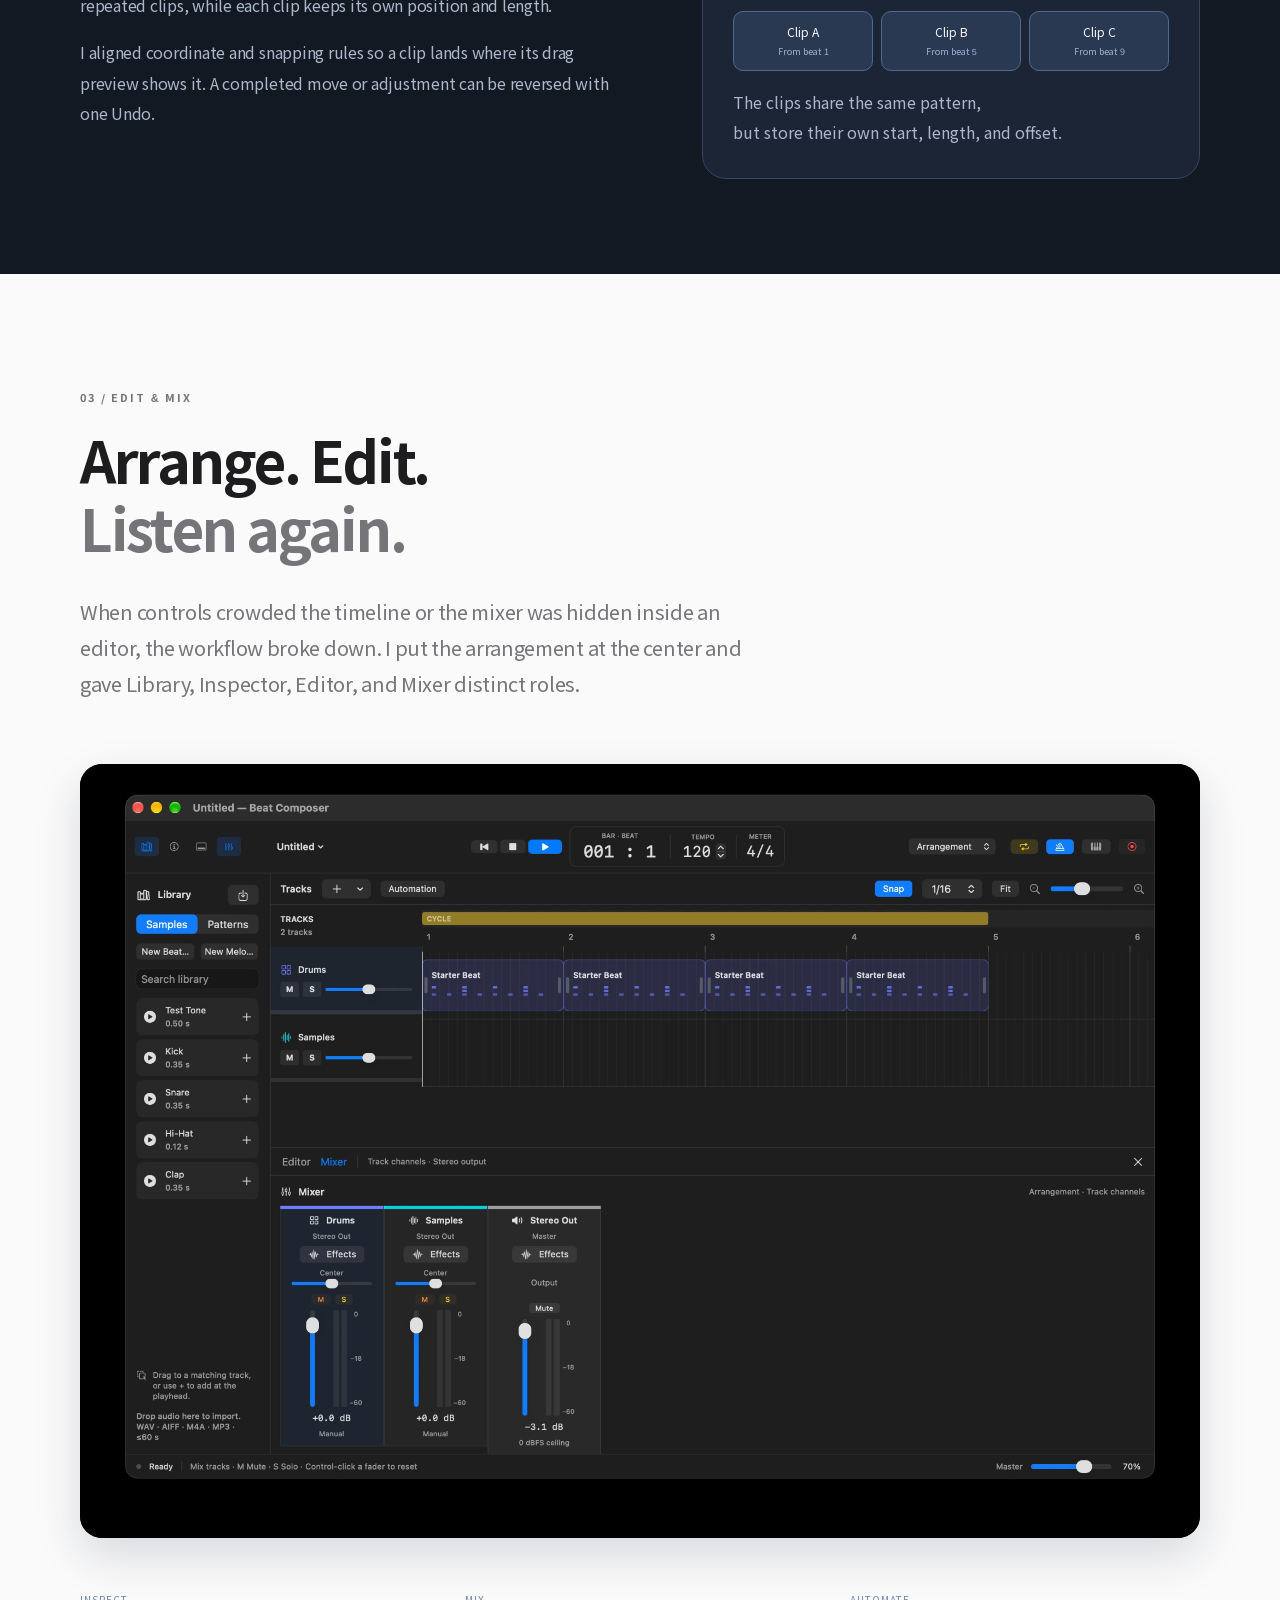
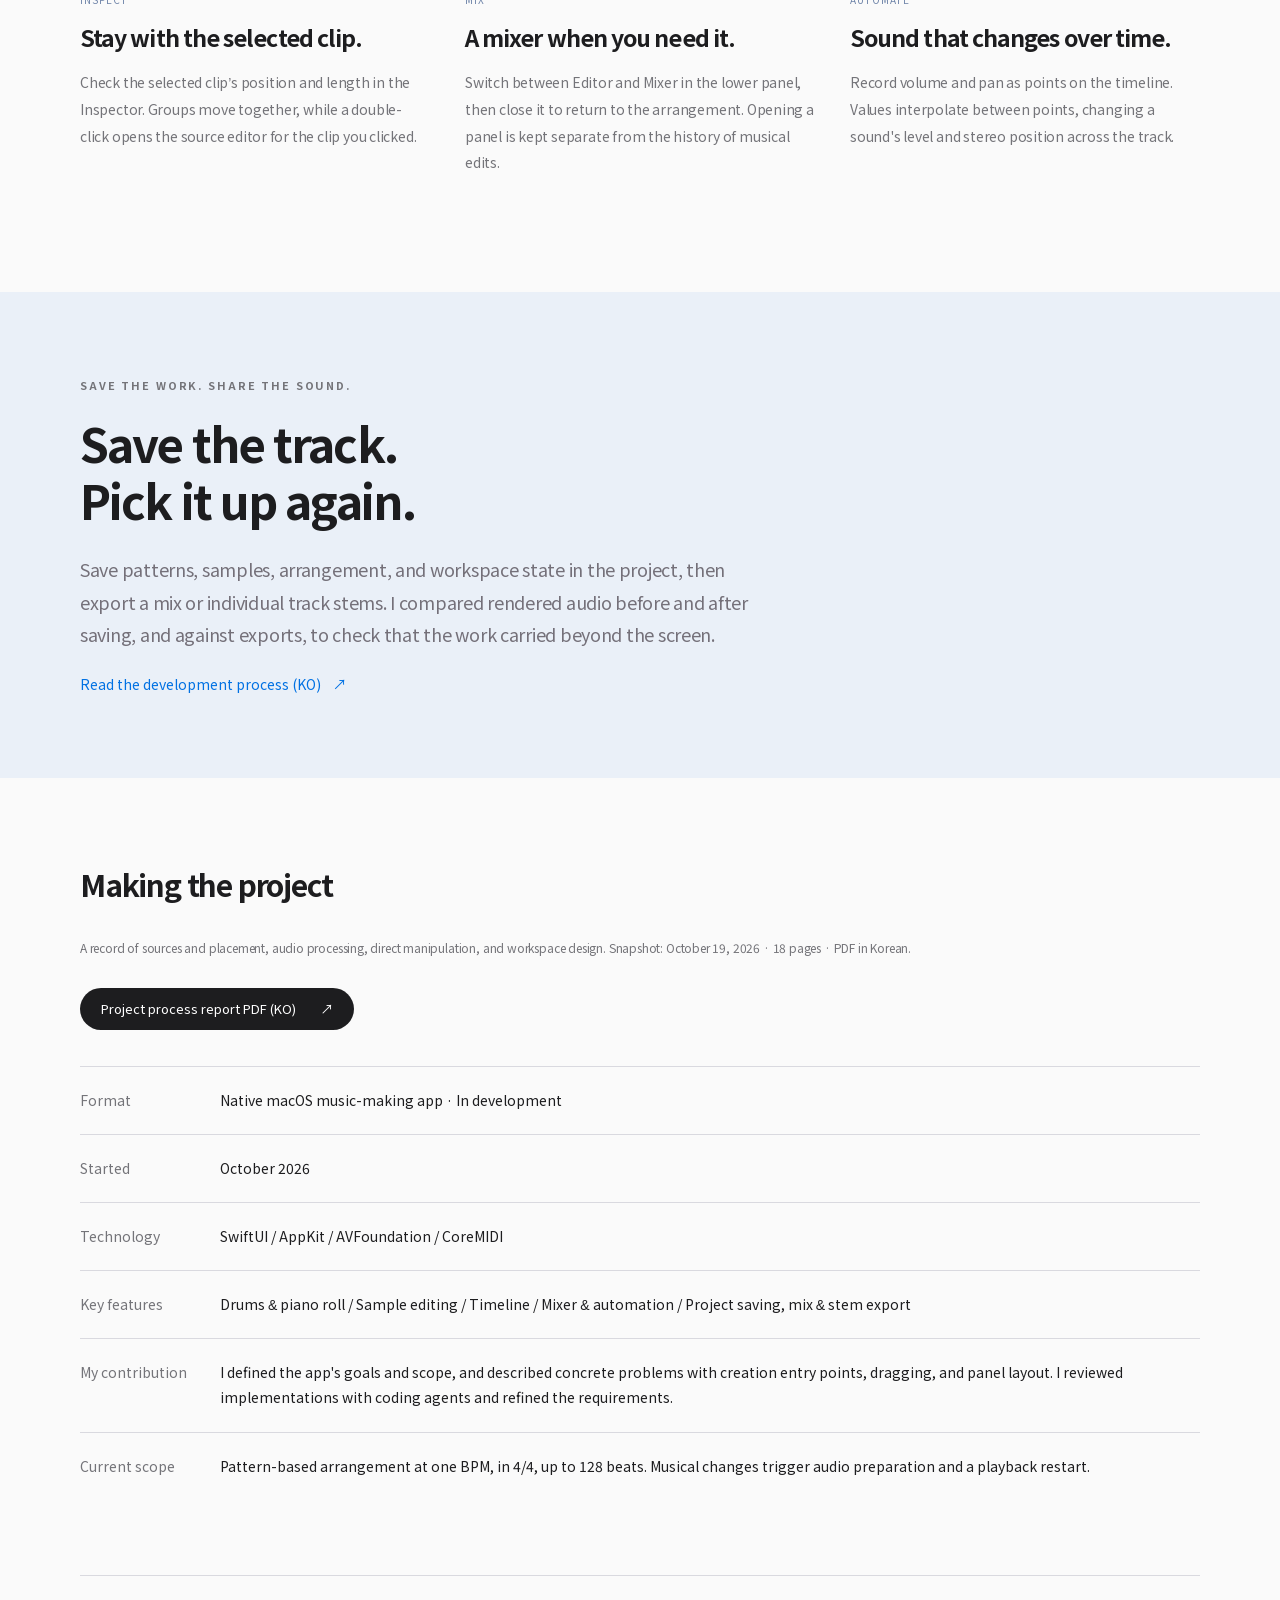
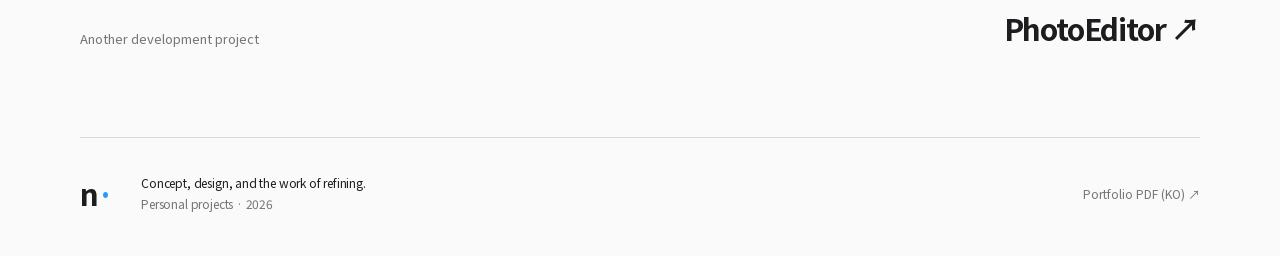
<file: elitecomposer.html>
<!doctype html><html lang="ko" data-language="ko" data-page="elitecomposer.html"><head><meta charset="utf-8"><meta name="viewport" content="width=device-width, initial-scale=1"><meta name="description" content="드럼·멜로디·샘플을 만들고 타임라인과 믹서로 이어 가는 macOS 음악 제작 프로젝트, EliteComposer."><meta name="theme-color" content="#fafafa"><title>EliteComposer — notopwn</title><link rel="icon" href="assets/favicon.svg" type="image/svg+xml"><link rel="stylesheet" href="style.css?v=copy-refine-1"><script src="locale.js?v=copy-refine-1"></script><link rel="canonical" href="https://notopwn.github.io/art-technology-portfolio/elitecomposer.html"><link rel="alternate" hreflang="ko" href="https://notopwn.github.io/art-technology-portfolio/elitecomposer.html"><link rel="alternate" hreflang="en" href="https://notopwn.github.io/art-technology-portfolio/en/elitecomposer.html"><link rel="alternate" hreflang="x-default" href="https://notopwn.github.io/art-technology-portfolio/elitecomposer.html"></head><body class="ec-page"><a class="skip" href="#main">본문으로 건너뛰기</a><header class="nav"><a class="brand" href="./" aria-label="포트폴리오 홈">n<span>·</span></a><nav aria-label="주 메뉴"><a href="digitaltactillity.html">DigitalTactillity</a><a href="findernode.html">FinderNode</a><a class="nav-pdf" href="assets/portfolio.pdf" target="_blank" rel="noopener">포트폴리오 PDF <span aria-hidden="true">↗</span></a></nav><div class="language-switch" role="group" aria-label="언어 선택"><a href="elitecomposer.html" lang="ko" data-language-choice="ko" aria-current="true">한국어</a><a href="en/elitecomposer.html" lang="en" data-language-choice="en">EN</a></div></header><main id="main"><div class="product-bar"><a href="#">EliteComposer</a><nav aria-label="프로젝트 내 탐색"><a href="#creation">만들기</a><a href="#workspace">작업 공간</a><a class="nav-report" href="assets/elitecomposer-process-report.pdf" target="_blank" rel="noopener">보고서 PDF ↗</a></nav></div>
<section class="pe-hero ec-hero wrap"><a class="pe-back" href="./#casual-development">← 작은 개발 실험</a><p class="eyebrow">PERSONAL PROJECT / macOS / 2026.10—</p><p class="product-name">EliteComposer</p><h1>비트를 만들고.<br><span>나만의 곡으로 이어 보고.</span></h1><p class="pe-hero-copy">리듬을 찍고, 멜로디를 놓고, 소리를 섞는다.<br>만들기부터 편곡과 믹싱까지 연결한 음악 작업 공간.</p><div class="pe-tags"><span>드럼·피아노 롤</span><span>타임라인</span><span>믹서·오토메이션</span></div><button class="pe-screen image-button" data-image="assets/elitecomposer-workspace.webp" data-caption="EliteComposer · Library, Inspector, 타임라인과 믹서를 함께 펼친 실제 화면" aria-label="EliteComposer 실제 작업 공간 크게 보기"><img src="assets/elitecomposer-workspace.webp" width="2048" height="1415" alt="왼쪽 Library와 Inspector, 가운데 트랙 타임라인과 하단 믹서가 펼쳐진 EliteComposer 실제 앱 화면" fetchpriority="high"></button><p class="media-caption">실제 개발 화면 · 화면의 창 제목에는 개발 당시 이름인 Beat Composer가 표시되어 있습니다.</p></section>
<section id="creation" class="section wrap"><div class="section-intro"><p class="eyebrow">FROM A BEAT TO AN ARRANGEMENT</p><h2>하나의 패턴에서,<br><span class="muted">곡의 구성을 만드는 일로.</span></h2><p>비트를 빠르게 만들고 눈으로 편집할 수 있는 macOS 앱을 만들어 보고 싶었다. 드럼 시퀀서와 피아노 롤, 샘플 편집기를 더하면서 각 도구에서 만든 소리가 같은 타임라인에서 이어지도록 했다.</p></div><div class="ec-creation-grid"><div><p class="eyebrow">01 / CREATE</p><h3>첫 소리를 만드는<br>입구부터 분명하게.</h3><p>작은 + 버튼에 숨겨져 있던 생성을 ‘New Beat’와 ‘New Melody’로 드러냈다. 이름과 길이, 악기나 킷을 고른 뒤 편집기를 열고, 준비되면 ‘Add to Timeline’으로 배치한다.</p><p>드럼은 스텝과 세기로, 멜로디는 음높이와 길이로 편집한다. 만든 소스와 곡 안의 배치는 따로 다룬다.</p></div><button class="ec-shot image-button" data-image="assets/elitecomposer-sequencer.webp" data-caption="드럼 패턴 편집 · 스텝 시퀀서와 반복 클립을 함께 보여 주는 실제 화면" aria-label="드럼 패턴 편집 화면 크게 보기"><img src="assets/elitecomposer-sequencer.webp" width="2048" height="1415" alt="16스텝 드럼 패턴과 위쪽 타임라인의 반복 클립" loading="lazy"></button></div><div class="pe-feature-grid ec-features"><article><span>RHYTHM</span><h3>스텝마다 다른 리듬.</h3><p>스텝과 세기, 스윙을 조절한다. 기존 패턴을 유지한 채 킷을 바꾸고, 8종 패드로 확장할 수 있게 했다.</p></article><article><span>MELODY</span><h3>음높이와 길이를 그리기.</h3><p>피아노 롤에서 노트를 그리고 선택한다. 9종 악기와 음색 설정으로 소리를 시험하고 패턴별로 남긴다.</p></article><article><span>SAMPLES</span><h3>원본에서 새로운 재료로.</h3><p>자르기·반전·페이드·슬라이스 결과를 새 샘플로 만든다. 원본과 기존 클립은 그대로 남겨 둔다.</p></article></div></section>
<section class="ec-arrangement"><div class="wrap ec-arrangement-grid"><div><p class="eyebrow">02 / ARRANGE</p><h2>패턴은 함께 고치고.<br>배치는 각각 다르게.</h2><p>같은 패턴을 여러 클립에서 참조하게 했다. 패턴을 고치면 반복 클립에도 반영되지만, 각 클립의 위치와 길이는 따로 정할 수 있다.</p><p>드래그 중 보이는 위치와 실제로 놓이는 위치가 같도록 좌표와 스냅 규칙을 맞췄다. 한 번의 이동이나 조절은 한 번의 실행 취소로 되돌아간다.</p></div><div class="ec-source-diagram" role="img" aria-label="하나의 드럼 패턴을 서로 다른 위치와 길이의 세 클립이 참조하는 배치 구조 개념도"><p>소스와 배치의 관계 · 개념도</p><div class="ec-pattern"><span>공유 소스</span><strong>Drum pattern</strong><div aria-hidden="true"><i></i><i></i><i></i><i></i><i></i><i></i><i></i><i></i></div></div><div class="ec-clip-row"><span>클립 A <small>1박부터</small></span><span>클립 B <small>5박부터</small></span><span>클립 C <small>9박부터</small></span></div><p class="ec-diagram-note">내용은 같은 패턴을 참조하고,<br>곡 안의 시작·길이·오프셋은 각각 저장한다.</p></div></div></section>
<section id="workspace" class="section wrap"><div class="section-intro"><p class="eyebrow">03 / EDIT & MIX</p><h2>배치하고, 편집하고,<br><span class="muted">다시 들어 보기.</span></h2><p>여러 도구가 타임라인을 밀어내거나 믹서가 편집기 안에 숨어 있으면 작업이 끊겼다. 편곡을 화면의 중심에 두고 Library·Inspector·Editor·Mixer의 역할을 나눴다.</p></div><button class="ec-wide-shot image-button" data-image="assets/elitecomposer-mixer.webp" data-caption="EliteComposer · 편곡 아래에서 트랙과 출력을 조절하는 믹서 실제 화면" aria-label="믹서 실제 화면 크게 보기"><img src="assets/elitecomposer-mixer.webp" width="2048" height="1415" alt="Drums, Samples와 Stereo Out 채널을 보여 주는 믹서, 위쪽에는 트랙 타임라인" loading="lazy"></button><div class="ec-workspace-notes"><article><span>INSPECT</span><h3>지금 고른 대상을 유지하기.</h3><p>선택한 클립의 위치와 길이를 Inspector에서 확인한다. 그룹은 함께 움직이되, 더블클릭하면 의도한 클립의 소스 편집기로 들어간다.</p></article><article><span>MIX</span><h3>필요할 때 펼치는 믹서.</h3><p>Editor와 Mixer를 하단에서 전환하고, 닫으면 편곡 공간으로 돌아온다. 패널을 여닫는 일은 곡을 바꾼 이력과 구분했다.</p></article><article><span>AUTOMATE</span><h3>시간에 따라 달라지는 소리.</h3><p>볼륨과 팬을 타임라인의 점으로 기록한다. 점 사이의 값을 이어, 곡 안에서 소리의 크기와 위치가 바뀌도록 했다.</p></article></div></section>
<section class="pe-export ec-save"><div class="wrap"><p class="eyebrow">SAVE THE WORK. SHARE THE SOUND.</p><h2>만든 곡을 남기고.<br>다음 작업에서도 이어 가고.</h2><p>패턴과 샘플, 배치와 작업 공간을 프로젝트에 저장하고, 믹스와 트랙별 스템으로 내보낸다. 저장 전후의 소리와 출력 결과를 대조하며, 화면 밖에서도 작업이 이어지는지 확인했다.</p><a class="text-link" href="assets/elitecomposer-process-report.pdf" target="_blank" rel="noopener">개발 과정 자세히 읽기 <span aria-hidden="true">↗</span></a></div></section>
<section class="spec-section wrap"><h2>제작 기록</h2><div class="report-download" style="margin-bottom:36px"><p class="small-note">소스와 배치, 오디오 처리, 직접 조작과 작업 공간을 다듬은 기록입니다. 2026.10.19 기준 · 18쪽.</p><a class="button" href="assets/elitecomposer-process-report.pdf" target="_blank" rel="noopener">프로젝트 과정 보고서 PDF <span aria-hidden="true">↗</span></a></div><dl><div><dt>형태</dt><dd>macOS 네이티브 음악 제작 앱 · 개발 중</dd></div><div><dt>시작</dt><dd>2026년 10월</dd></div><div><dt>기술</dt><dd>SwiftUI / AppKit / AVFoundation / CoreMIDI</dd></div><div><dt>핵심 구현</dt><dd>드럼·피아노 롤 / 샘플 편집 / 타임라인 / 믹서·오토메이션 / 프로젝트 저장·믹스·스템 출력</dd></div><div><dt>내가 한 일</dt><dd>음악 제작 앱의 목표와 기능 범위를 정하고, 생성 진입점·드래그·패널 구성에서 느낀 불편을 구체화했다. 코딩 에이전트와 구현 결과를 확인하며 요구를 조정했다.</dd></div><div><dt>현재 범위</dt><dd>단일 BPM·4/4·최대 128박의 패턴 중심 편곡. 음악적 변경 시 오디오를 다시 준비해 재생한다.</dd></div></dl><a class="next-project" href="photoeditor.html"><span>다른 개발 프로젝트</span><strong>PhotoEditor ↗</strong></a></section></main><footer class="footer wrap"><a class="brand" href="./">n<span>·</span></a><p>기획과 설계, 그리고 계속 다듬는 일.<br><span>개인 프로젝트 · 2026</span></p><a href="assets/portfolio.pdf" target="_blank" rel="noopener">포트폴리오 PDF ↗</a></footer><dialog class="viewer" aria-label="프로젝트 미디어"><button class="viewer-close" aria-label="닫기">×</button><div class="viewer-content"></div></dialog><script src="site.js?v=copy-refine-1"></script></body></html>
</file>
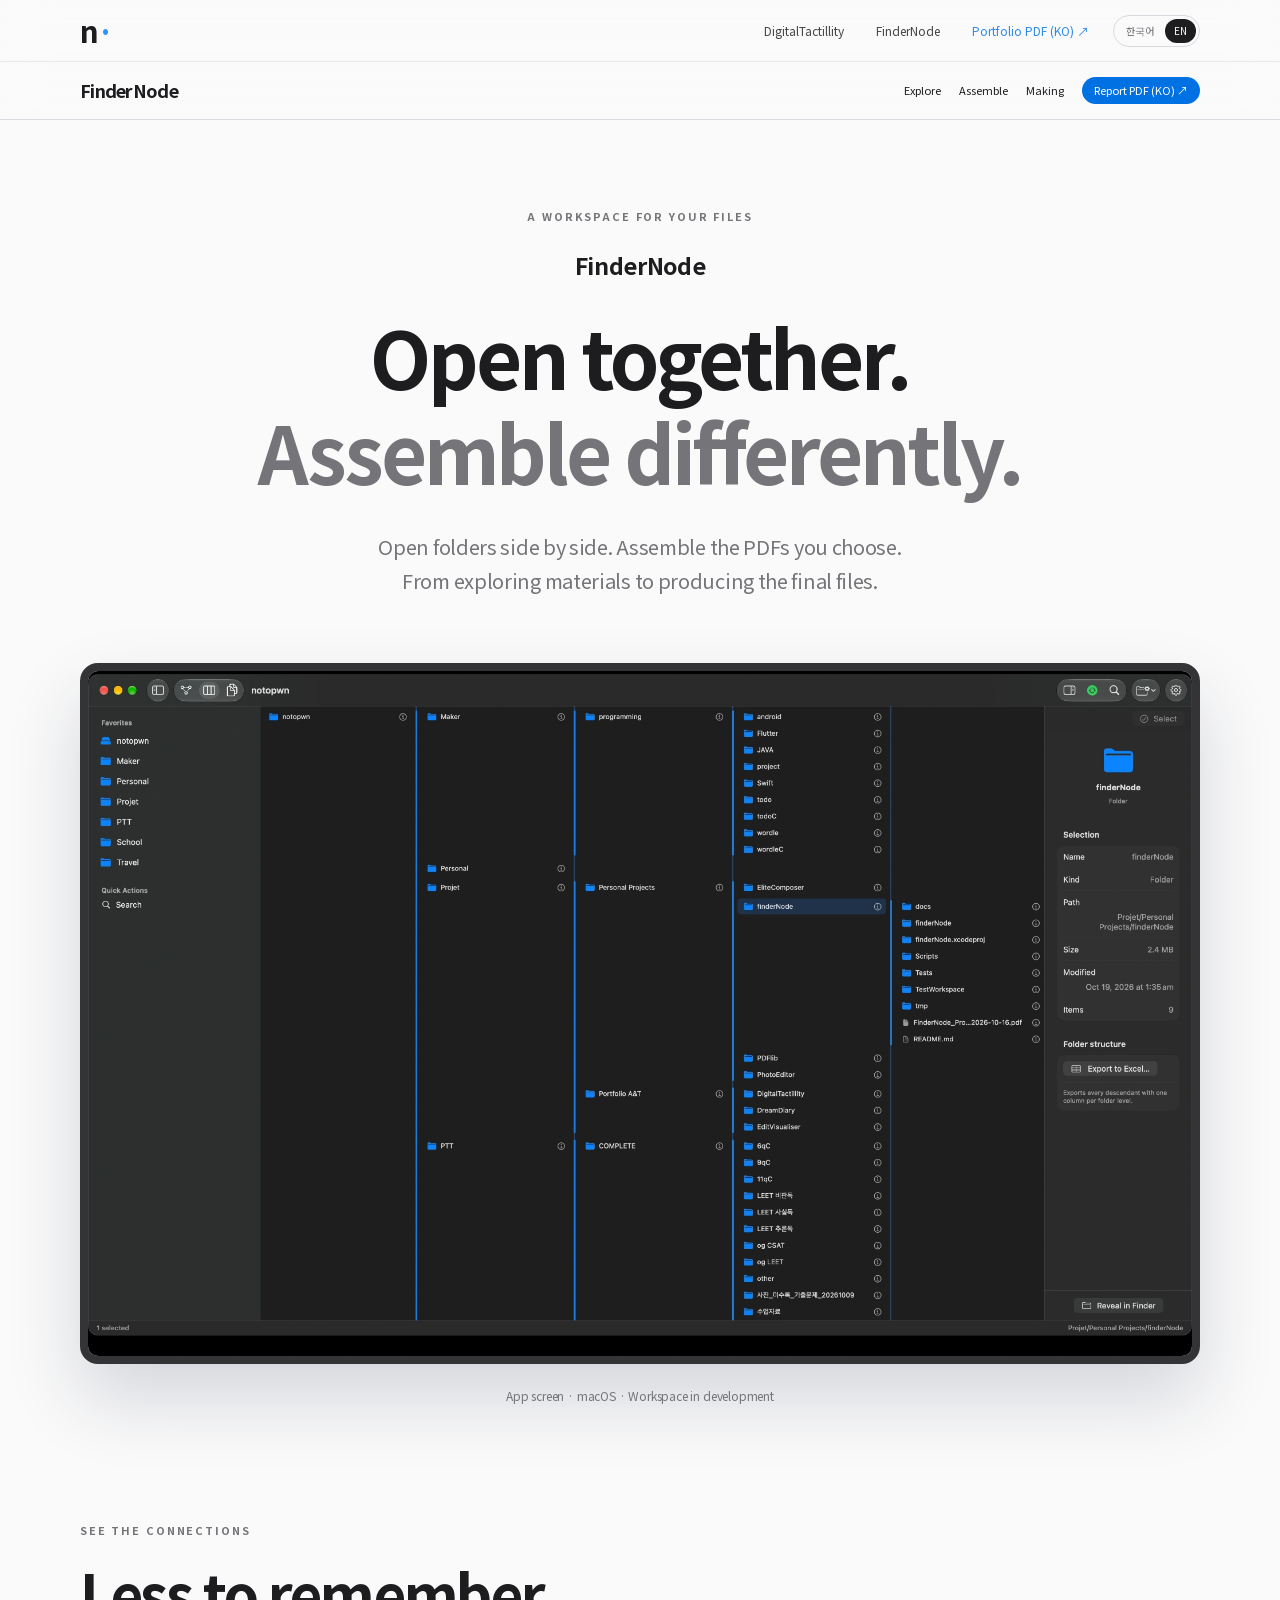
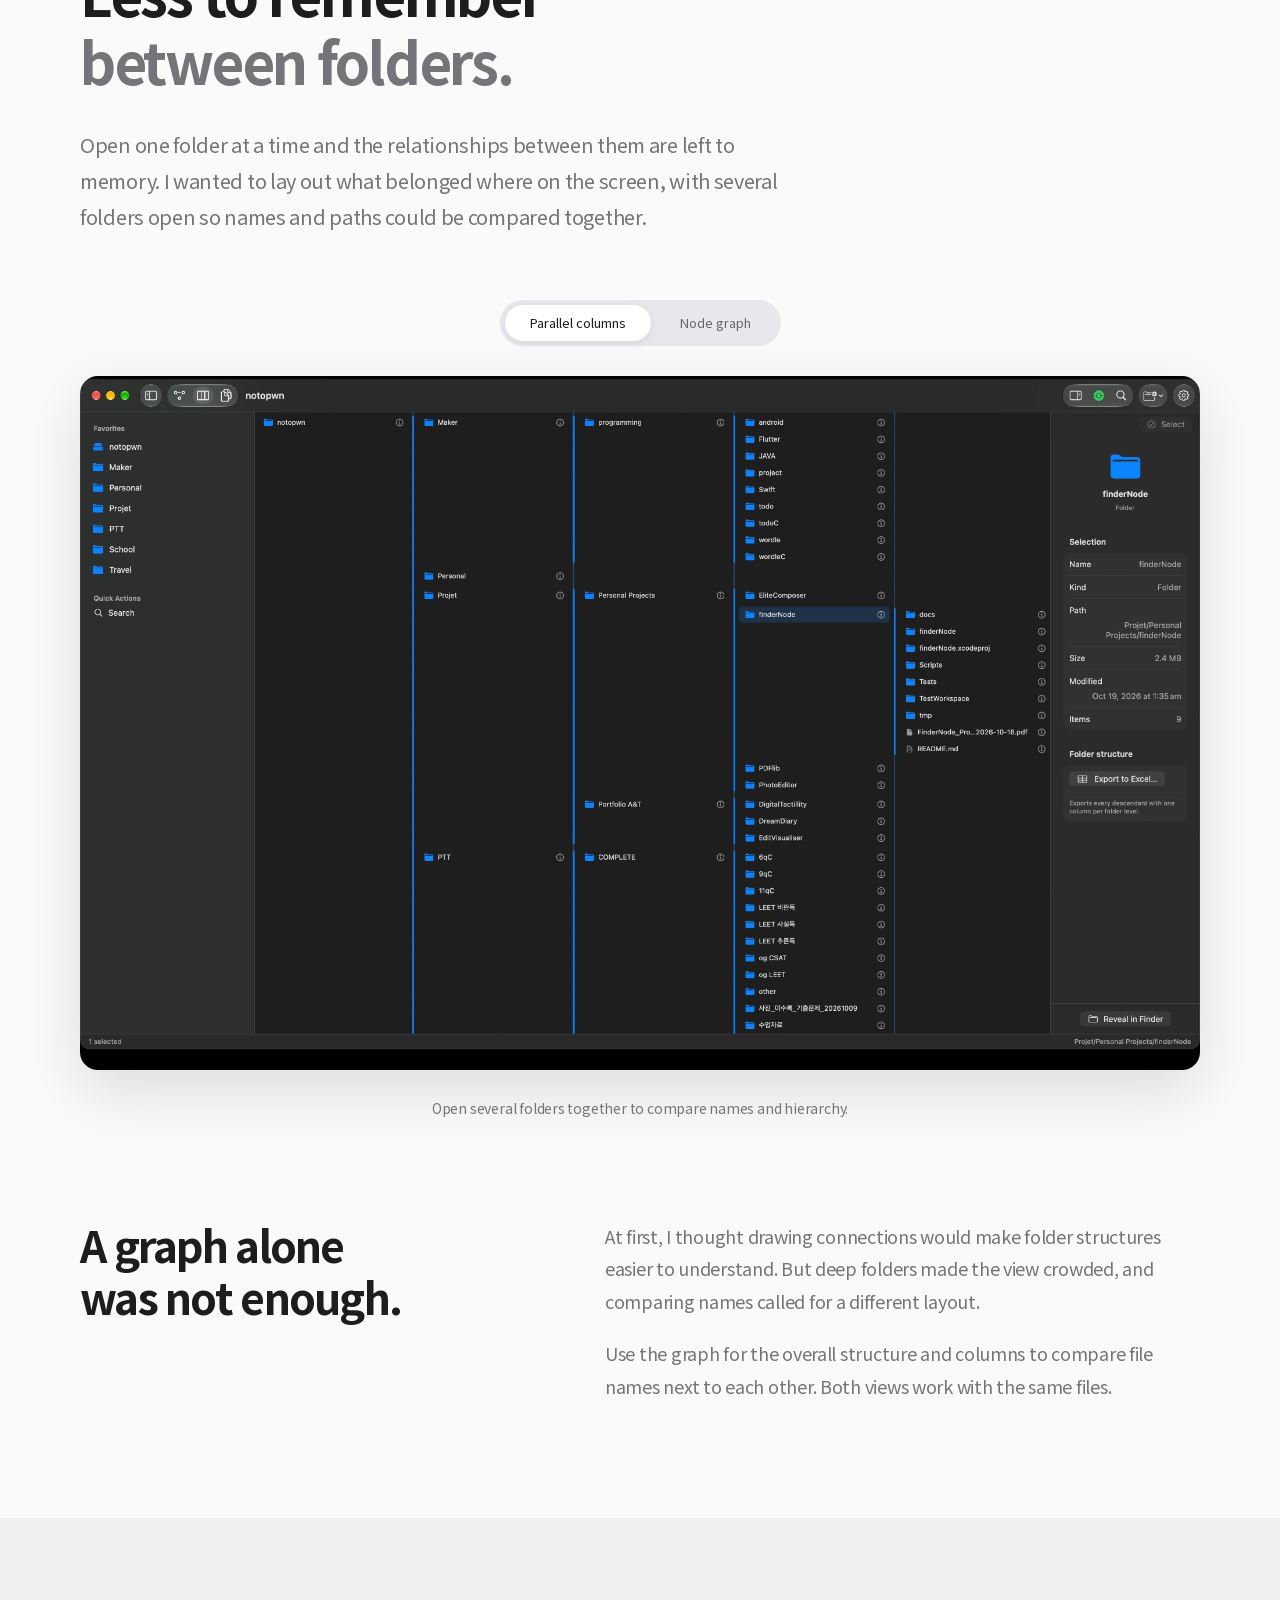
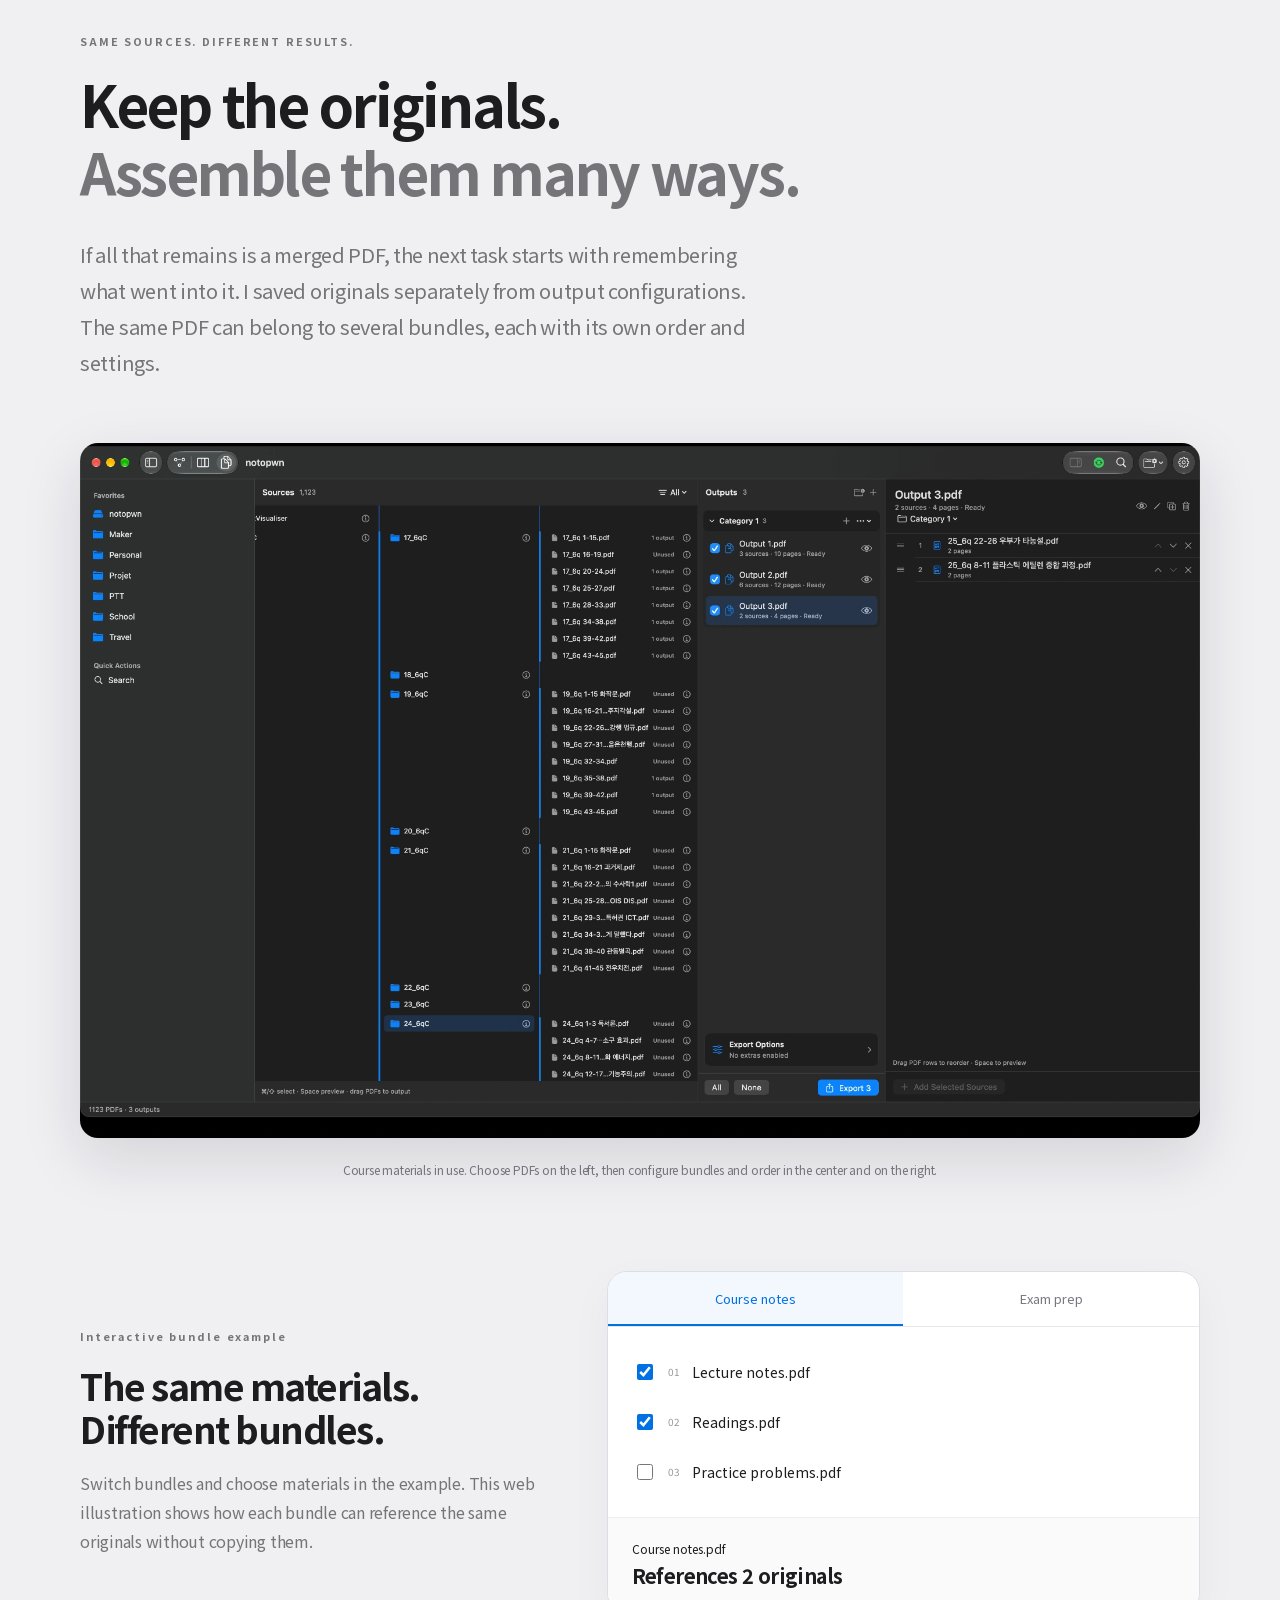
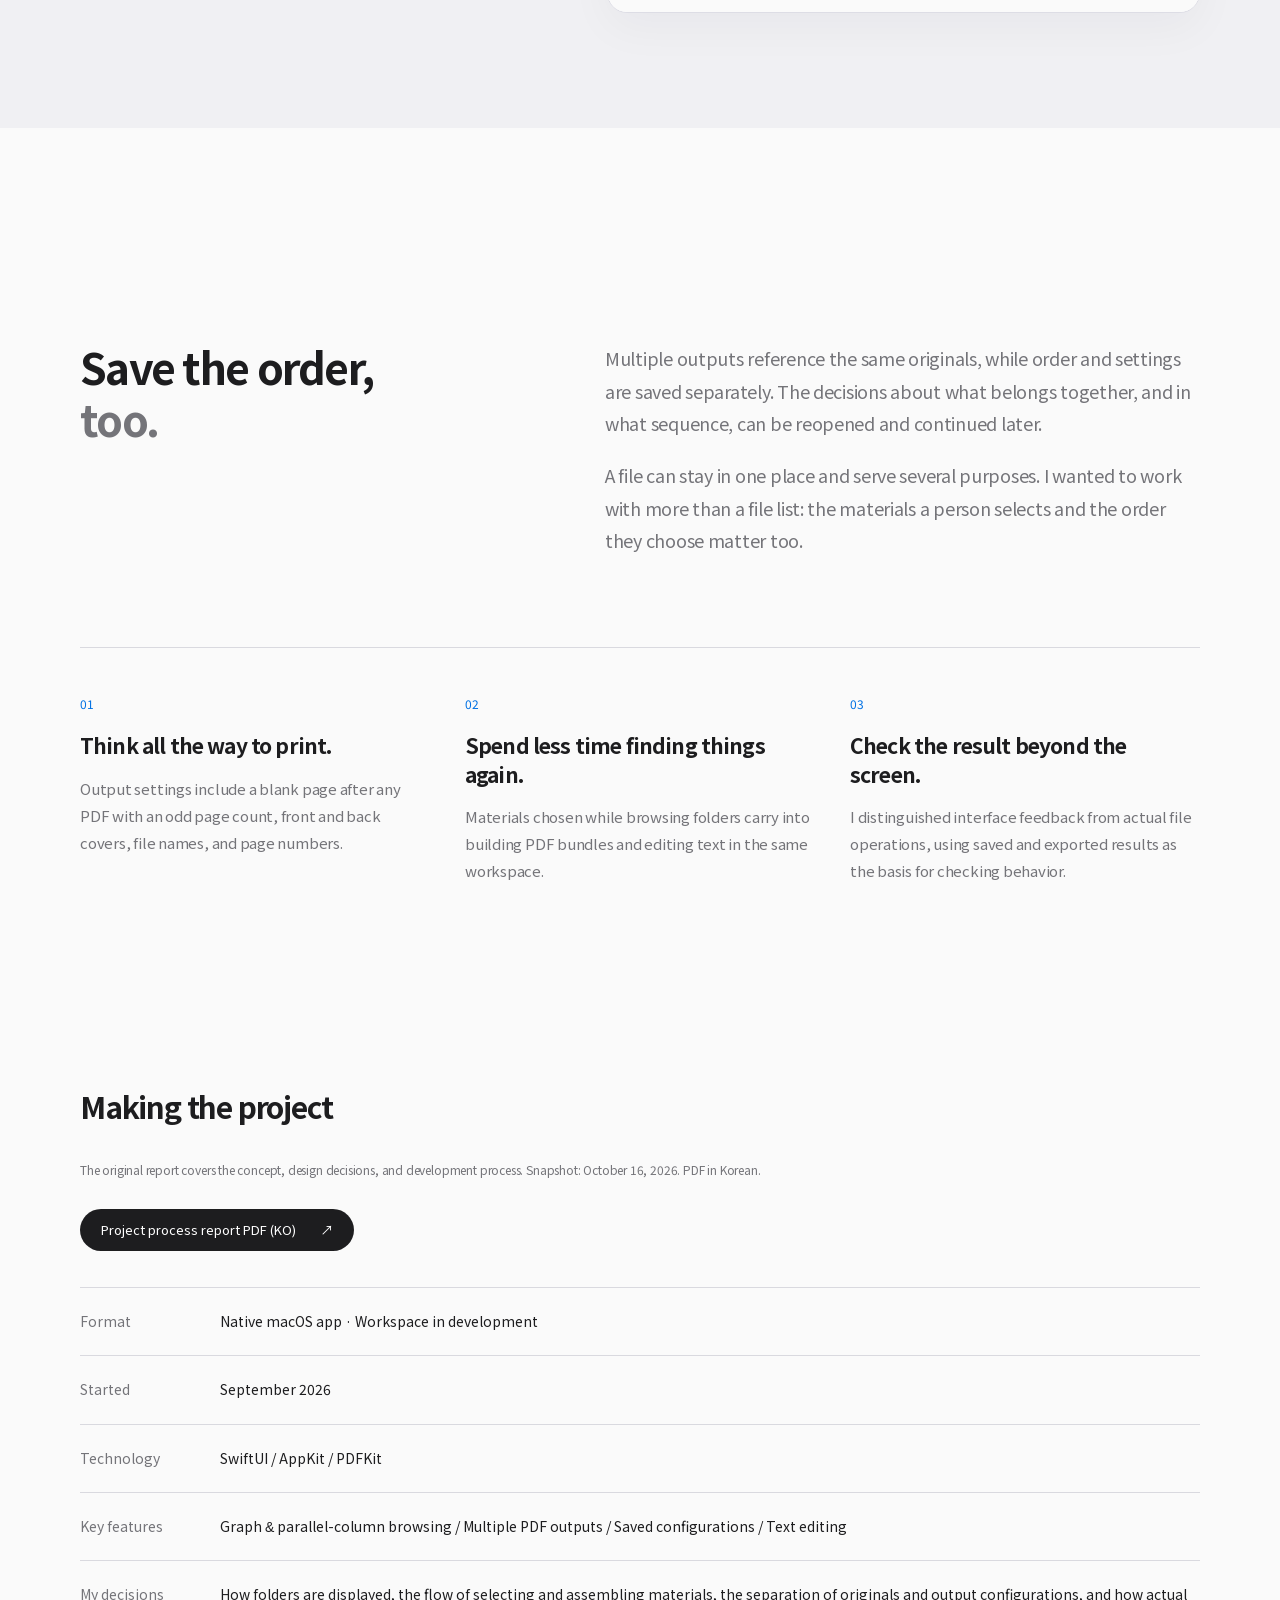
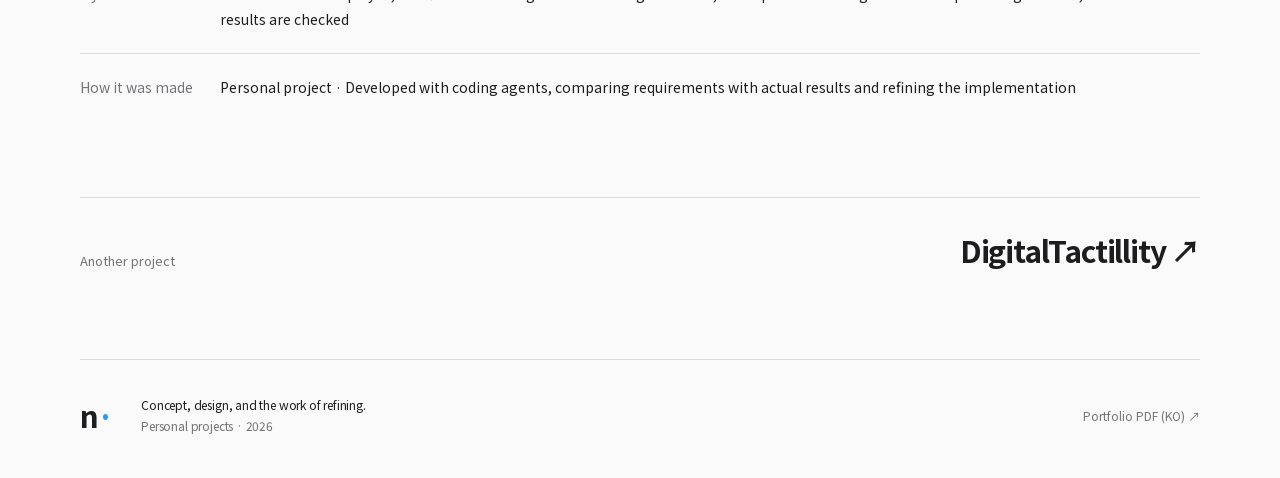
<file: findernode.html>
<!doctype html><html lang="ko" data-language="ko" data-page="findernode.html"><head><meta charset="utf-8"><meta name="viewport" content="width=device-width, initial-scale=1"><meta name="description" content="여러 폴더를 함께 펼치고, 같은 원본으로 여러 PDF를 만드는 macOS 작업 공간. 파일뿐 아니라 고른 자료와 순서도 저장한다."><meta name="theme-color" content="#fafafa"><title>FinderNode — notopwn</title><link rel="icon" href="assets/favicon.svg" type="image/svg+xml"><link rel="stylesheet" href="style.css?v=copy-refine-1"><script src="locale.js?v=copy-refine-1"></script><link rel="canonical" href="https://notopwn.github.io/art-technology-portfolio/findernode.html"><link rel="alternate" hreflang="ko" href="https://notopwn.github.io/art-technology-portfolio/findernode.html"><link rel="alternate" hreflang="en" href="https://notopwn.github.io/art-technology-portfolio/en/findernode.html"><link rel="alternate" hreflang="x-default" href="https://notopwn.github.io/art-technology-portfolio/findernode.html"></head><body class=""><a class="skip" href="#main">본문으로 건너뛰기</a><header class="nav"><a class="brand" href="./" aria-label="포트폴리오 홈">n<span>·</span></a><nav aria-label="주 메뉴"><a href="digitaltactillity.html">DigitalTactillity</a><a href="findernode.html">FinderNode</a><a class="nav-pdf" href="assets/portfolio.pdf" target="_blank" rel="noopener">포트폴리오 PDF <span aria-hidden="true">↗</span></a></nav><div class="language-switch" role="group" aria-label="언어 선택"><a href="findernode.html" lang="ko" data-language-choice="ko" aria-current="true">한국어</a><a href="en/findernode.html" lang="en" data-language-choice="en">EN</a></div></header><main id="main">
<div class="product-bar"><a href="#">FinderNode</a><nav aria-label="프로젝트 내 탐색"><a href="#explore">탐색</a><a href="#assembly">PDF 묶기</a><a href="#making">제작</a><a class="nav-report" href="assets/findernode-process-report.pdf" target="_blank" rel="noopener">보고서 PDF ↗</a></nav></div>
<section class="product-hero fn-hero wrap"><p class="eyebrow">A WORKSPACE FOR YOUR FILES</p><p class="product-name">FinderNode</p><h1>함께 펼치고.<br><span class="muted">다르게 묶고.</span></h1><p class="hero-copy">폴더를 함께 펼치고, 고른 PDF를 묶는다.<br>자료를 보는 일부터 결과물을 만드는 일까지.</p><div class="mac-frame reveal"><img src="assets/finder-columns.webp" alt="실제 FinderNode의 병렬 컬럼 화면" fetchpriority="high"></div><p class="media-caption">실제 앱 화면 · macOS · 개발 중인 작업 공간</p></section>
<section id="explore" class="section wrap"><div class="section-intro reveal"><p class="eyebrow">SEE THE CONNECTIONS</p><h2>폴더를 오갈 때마다,<br><span class="muted">기억하지 않아도 되도록.</span></h2><p>폴더를 하나씩 열면 자료의 관계는 사용자의 기억에 맡겨진다. 나는 어느 폴더에 무엇이 들어 있는지 화면에 펼쳐 놓고 싶었다. 여러 폴더를 함께 열어 두고, 필요한 이름과 경로를 나란히 비교하게 했다.</p></div><div class="view-switcher reveal"><div class="segmented" role="tablist" aria-label="폴더 보기 방식"><button role="tab" aria-selected="true" id="view-columns" aria-controls="file-view" data-view="columns">병렬 컬럼</button><button role="tab" aria-selected="false" id="view-graph" aria-controls="file-view" data-view="graph" tabindex="-1">노드 그래프</button></div><div id="file-view" role="tabpanel" aria-labelledby="view-columns" tabindex="0"><button class="app-screen image-button" data-image="assets/finder-columns.webp" data-caption="병렬 컬럼으로 여러 폴더 비교하기" aria-label="현재 앱 화면 크게 보기"><img id="view-image" src="assets/finder-columns.webp" alt="폴더 깊이에 따라 항목을 나란히 펼친 병렬 컬럼 화면" loading="lazy"></button><p id="view-description" class="view-description">여러 폴더를 함께 펼쳐, 이름과 포함 관계를 나란히 비교한다.</p></div></div>
<div class="two-copy reveal"><h3>그래프만으로는<br>부족했다.</h3><div><p>처음에는 연결선을 그리면 폴더의 구조를 이해하기 쉬워질 거라 생각했다. 하지만 깊은 폴더에서는 화면이 복잡해졌고, 이름을 비교하려면 다른 배치가 필요했다.</p><p>전체 폴더를 볼 때는 그래프를, 파일 이름을 나란히 비교할 때는 컬럼을 쓰도록 했다. 보기 방식은 달라도 같은 파일을 다룬다.</p></div></div></section>
<section id="assembly" class="section assembly-section"><div class="wrap"><div class="section-intro reveal"><p class="eyebrow">SAME SOURCES. DIFFERENT RESULTS.</p><h2>원본은 그대로.<br><span class="muted">묶는 방법은 여러 개.</span></h2><p>한 번 합친 PDF만 남으면, 다음에는 무엇을 골랐는지부터 다시 떠올려야 한다. 나는 원본과 출력 구성을 따로 저장했다. 같은 PDF를 여러 묶음에서 쓰고, 출력마다 순서와 설정을 다르게 정할 수 있다.</p></div><button class="app-screen image-button reveal" data-image="assets/finder-assembly.webp" data-caption="실제 학습 자료로 구성한 세 개의 PDF 출력" aria-label="PDF 작업 공간 크게 보기"><img src="assets/finder-assembly.webp" alt="원본 PDF와 세 개의 출력, 선택한 출력의 구성 순서가 함께 표시된 실제 화면" loading="lazy"></button><p class="media-caption">실제 학습 자료를 넣은 화면. 왼쪽에서 PDF를 고르고, 가운데와 오른쪽에서 묶음과 순서를 정한다.</p>
<div class="assembly-demo reveal"><div><p class="eyebrow">구성 방식을 설명하는 예시</p><h3>같은 자료로,<br>서로 다른 묶음을.</h3><p>오른쪽의 묶음을 바꾸고 자료를 골라 보세요. 원본을 복사하지 않고 각 묶음에 따로 담는 방식을 보여주는 웹 예시입니다.</p></div><div class="demo-ui"><div class="demo-tabs" role="tablist" aria-label="예시 PDF 묶음"><button role="tab" id="bundle-a" aria-selected="true" aria-controls="bundle-panel" data-bundle="0">수업 정리</button><button role="tab" id="bundle-b" aria-selected="false" aria-controls="bundle-panel" data-bundle="1" tabindex="-1">시험 준비</button></div><div id="bundle-panel" role="tabpanel" aria-labelledby="bundle-a"><div class="source-options"><label><input type="checkbox" data-source="0" checked><span>01</span> 강의 노트.pdf</label><label><input type="checkbox" data-source="1" checked><span>02</span> 읽기 자료.pdf</label><label><input type="checkbox" data-source="2"><span>03</span> 연습 문제.pdf</label></div><div class="bundle-result" aria-live="polite"><span>수업 정리.pdf</span><strong>2개의 원본을 참조</strong></div></div></div></div>
</div></section>
<section class="section wrap"><div class="two-copy reveal"><h2>묶는 순서도<br><span class="muted">저장한다.</span></h2><div><p>원본을 복사하지 않고 여러 출력이 같은 원본을 참조하게 했고, 순서와 설정은 따로 저장했다. 무엇을 어떤 순서로 묶을지 고민한 흔적도 나중에 다시 열어 이어 갈 수 있다.</p><p>파일은 한 곳에 있어도, 작업 속 역할은 여러 개일 수 있다. 내가 다루고 싶었던 것은 파일 목록뿐 아니라, 그 파일을 골라 놓은 사용자의 작업이었다.</p></div></div><div class="detail-strip reveal"><article><span>01</span><h3>인쇄 단계까지 생각하기</h3><p>쪽수가 홀수인 PDF 뒤에 넣는 빈 쪽, 표지와 뒤표지, 파일명과 쪽번호를 출력 설정으로 다뤘다.</p></article><article><span>02</span><h3>다시 찾을 필요 줄이기</h3><p>폴더 탐색에서 고른 자료를 같은 작업 공간의 PDF 구성과 텍스트 편집으로 이어 갔다.</p></article><article><span>03</span><h3>화면 너머의 결과 확인하기</h3><p>화면의 반응과 실제 파일 작업을 구별하고, 저장과 내보내기의 결과를 확인 기준으로 삼았다.</p></article></div></section>
<section id="making" class="spec-section wrap"><h2>제작 기록</h2><div class="report-download" style="margin-bottom:36px"><p class="small-note">기획부터 설계 판단, 구현 과정까지 담은 원본 보고서입니다. 2026.10.16 기준 기록입니다.</p><a class="button" href="assets/findernode-process-report.pdf" target="_blank" rel="noopener">프로젝트 과정 보고서 PDF <span aria-hidden="true">↗</span></a></div><dl><div><dt>형태</dt><dd>macOS 네이티브 앱 · 개발 중인 작업 공간</dd></div><div><dt>시작</dt><dd>2026년 9월</dd></div><div><dt>기술</dt><dd>SwiftUI / AppKit / PDFKit</dd></div><div><dt>핵심 구현</dt><dd>그래프와 병렬 컬럼 탐색 / 다중 PDF 구성 / 구성 저장 / 텍스트 편집</dd></div><div><dt>내가 정한 것</dt><dd>폴더를 펼치는 방식, 자료를 고르고 묶는 흐름, 원본과 출력 구성의 구분, 실제 결과의 확인 기준</dd></div><div><dt>제작 방식</dt><dd>개인 프로젝트 · 코딩 에이전트와 협업하며 요구와 실제 결과를 대조해 수정</dd></div></dl><a class="next-project" href="digitaltactillity.html"><span>다른 프로젝트</span><strong>DigitalTactillity ↗</strong></a></section>
</main><footer class="footer wrap"><a class="brand" href="./">n<span>·</span></a><p>기획과 설계, 그리고 계속 다듬는 일.<br><span>개인 프로젝트 · 2026</span></p><a href="assets/portfolio.pdf" target="_blank" rel="noopener">포트폴리오 PDF ↗</a></footer><dialog class="viewer" aria-label="프로젝트 미디어"><button class="viewer-close" aria-label="닫기">×</button><div class="viewer-content"></div></dialog><script src="site.js?v=copy-refine-1"></script></body></html>
</file>
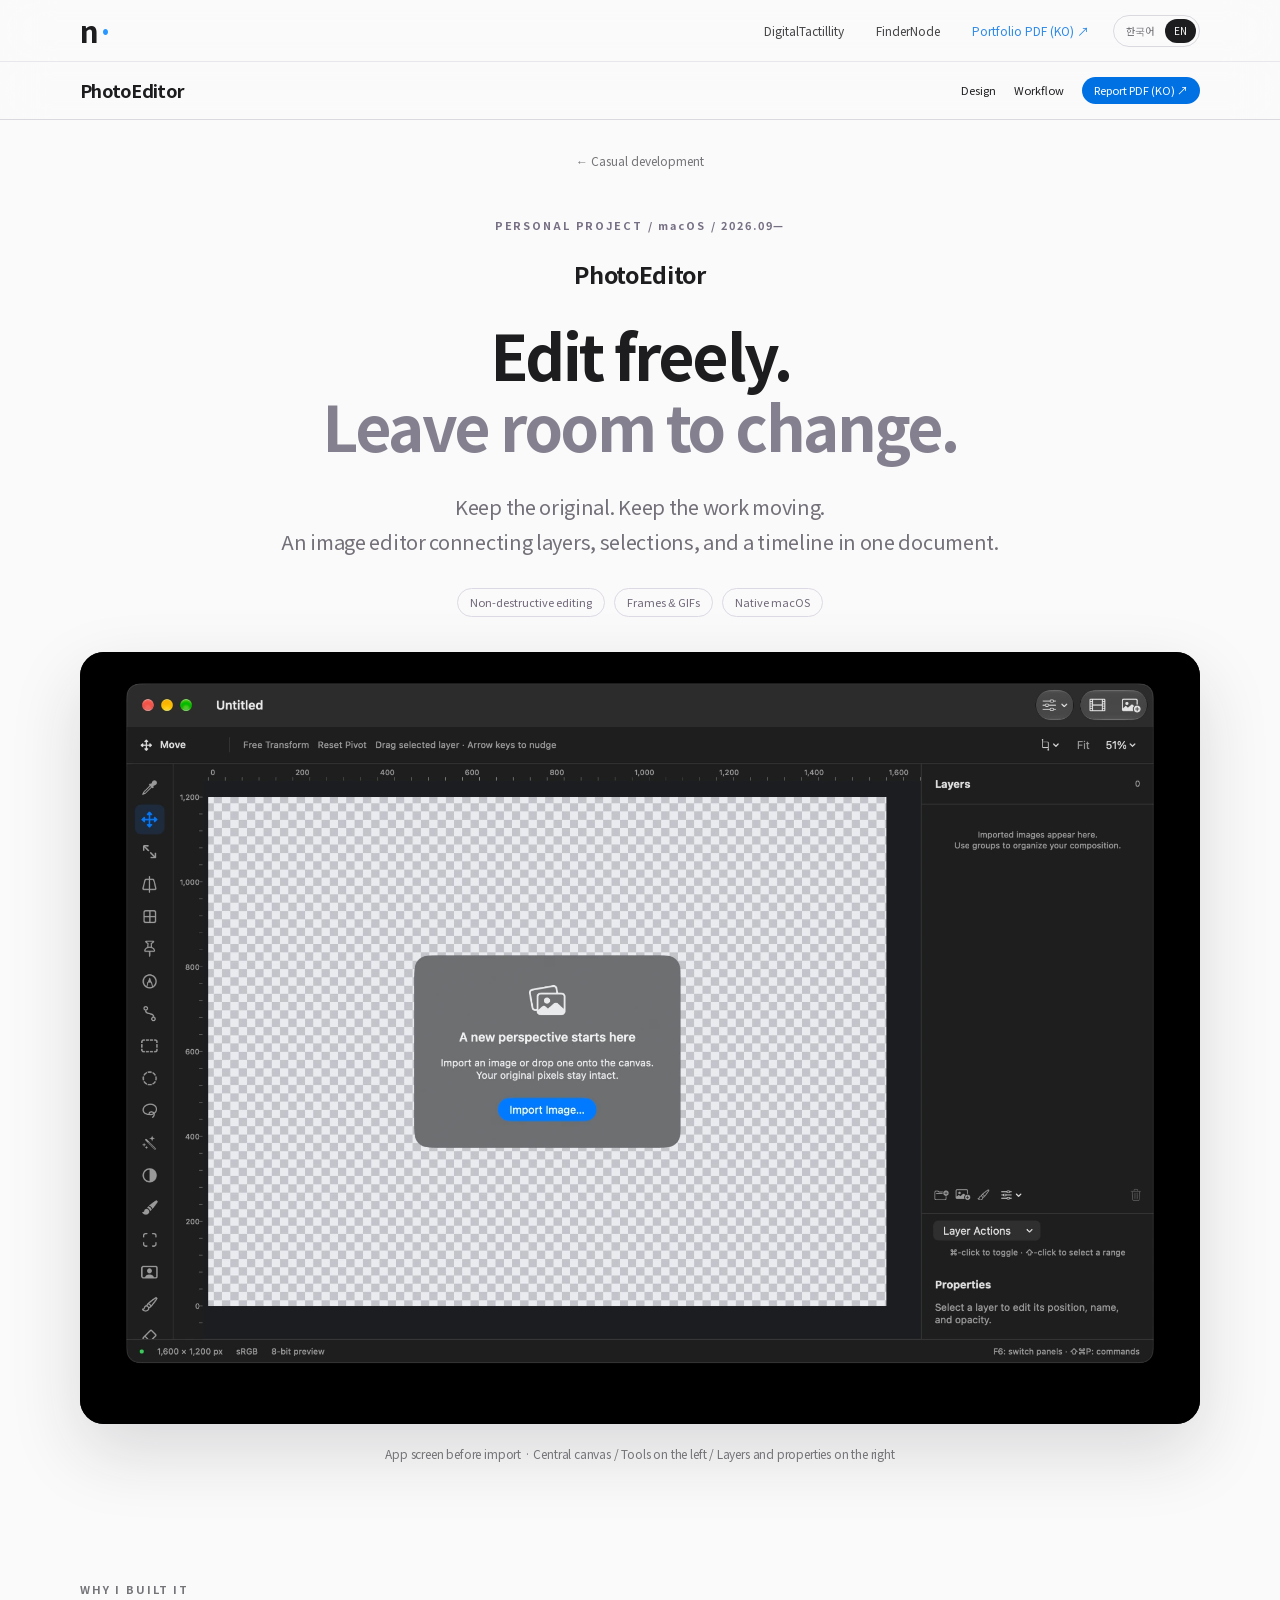
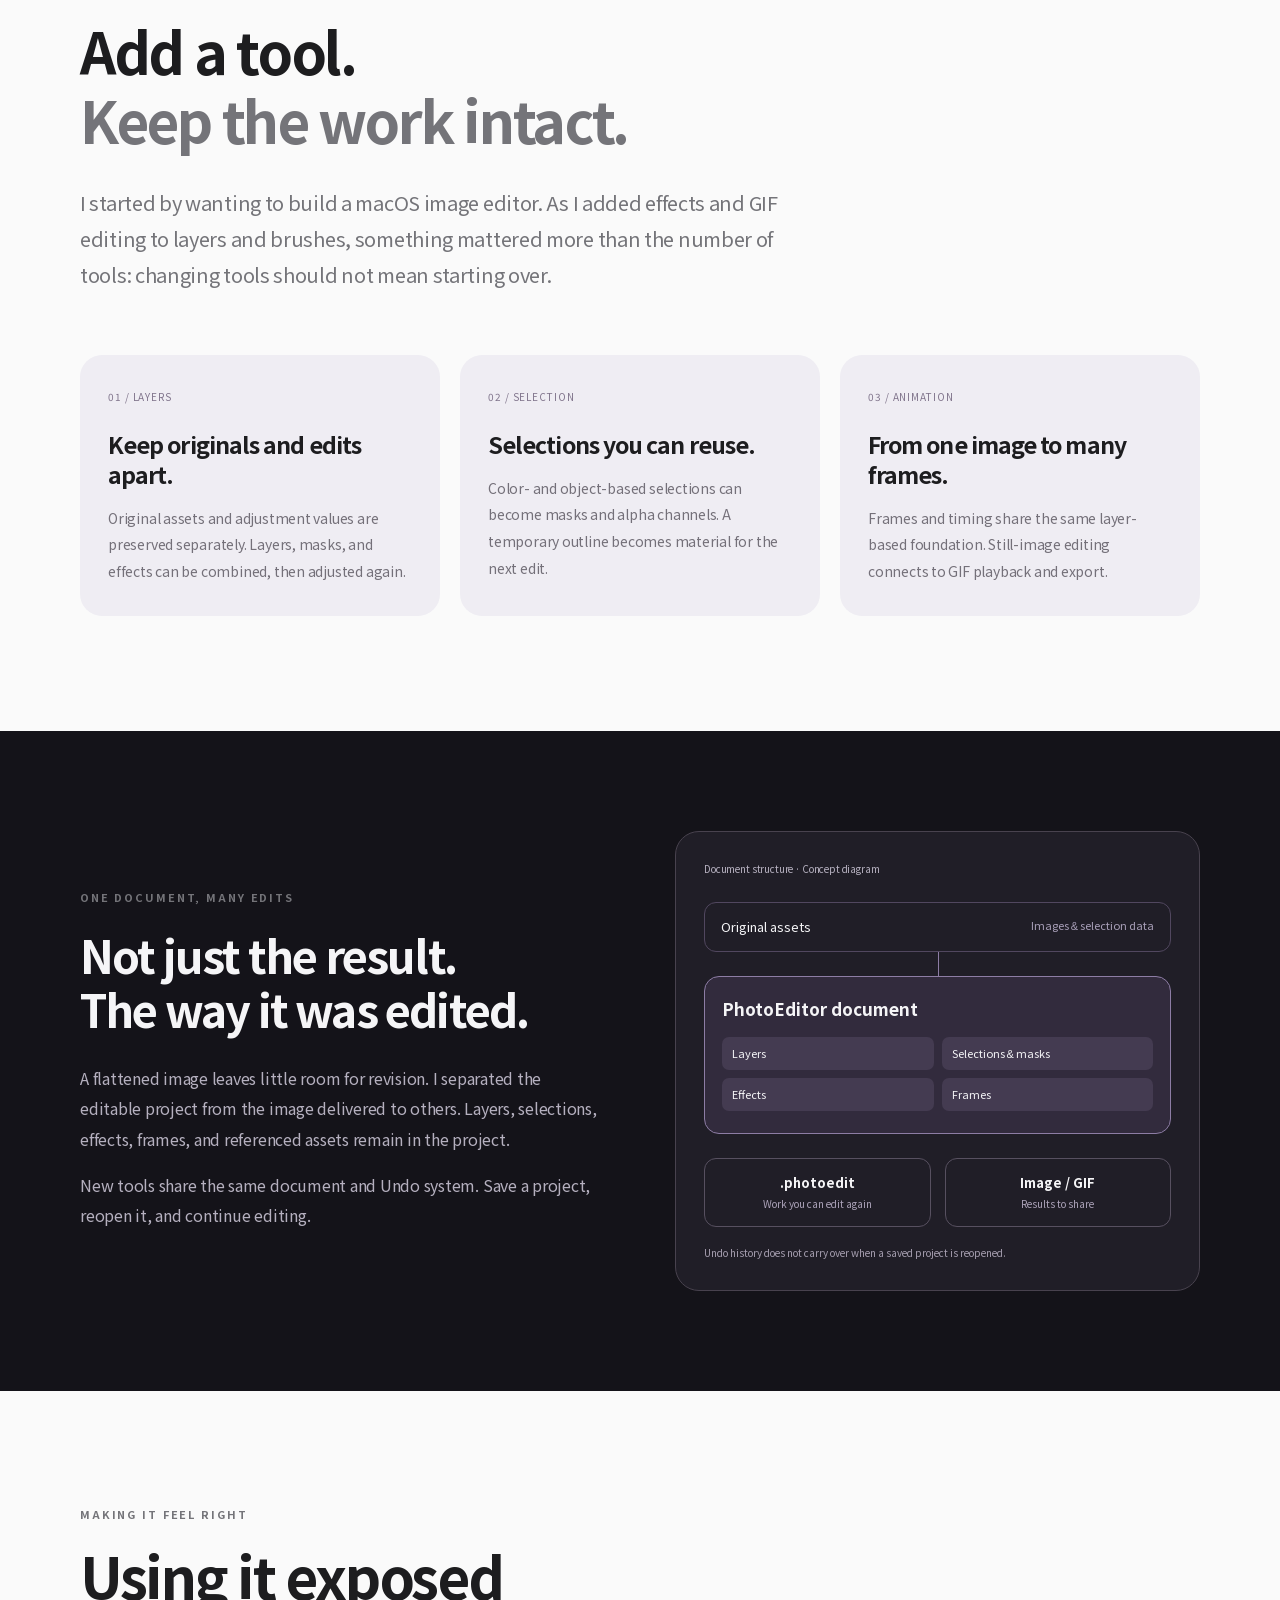
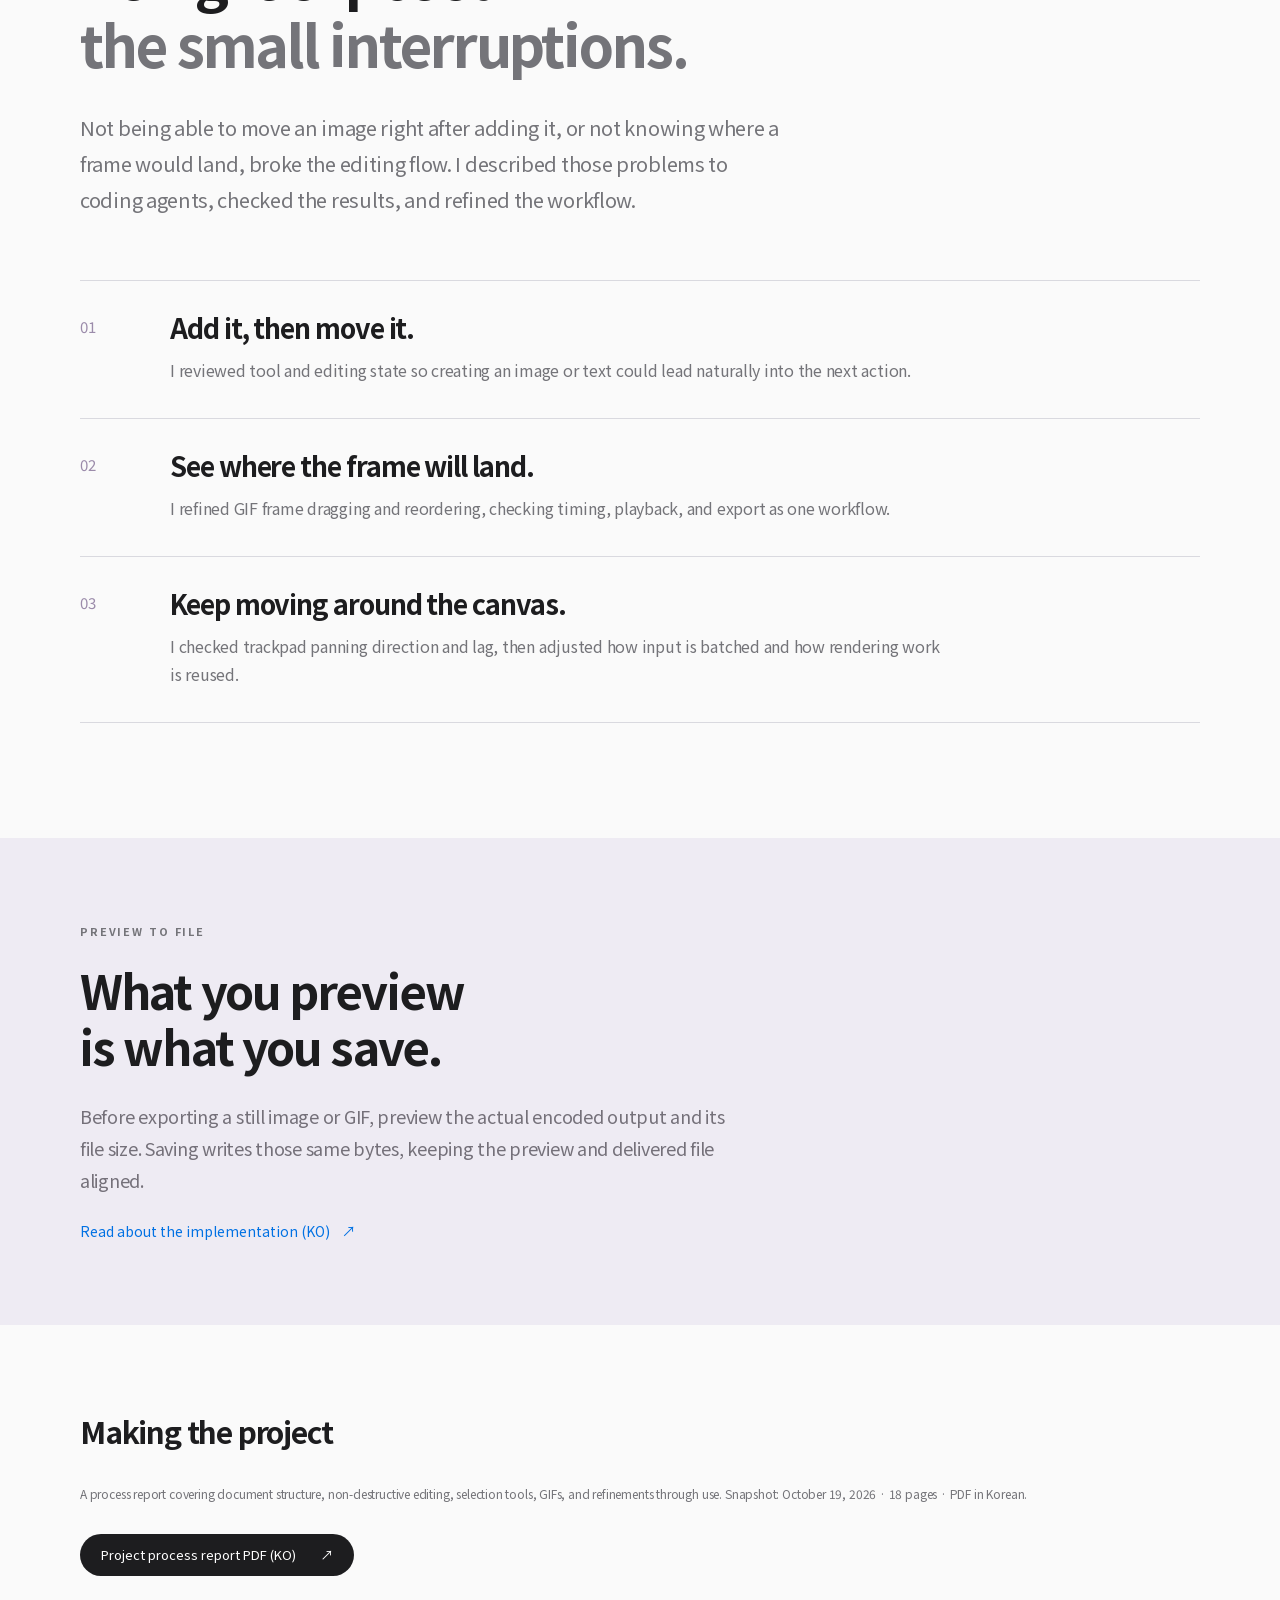
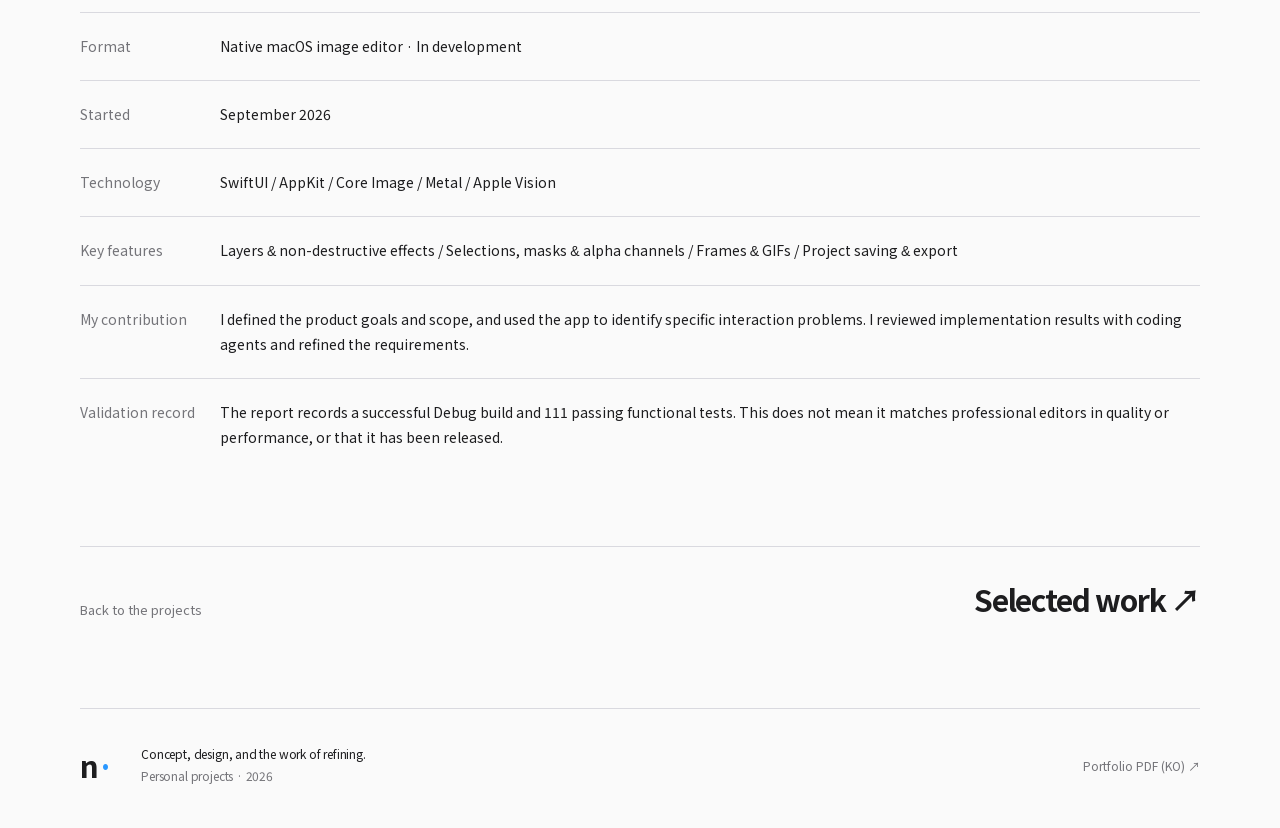
<file: photoeditor.html>
<!doctype html><html lang="ko" data-language="ko" data-page="photoeditor.html"><head><meta charset="utf-8"><meta name="viewport" content="width=device-width, initial-scale=1"><meta name="description" content="원본과 편집 값을 구분해 보존하고 레이어·선택·GIF 편집을 연결한 macOS 이미지 편집 프로젝트, PhotoEditor."><meta name="theme-color" content="#fafafa"><title>PhotoEditor — notopwn</title><link rel="icon" href="assets/favicon.svg" type="image/svg+xml"><link rel="stylesheet" href="style.css?v=copy-refine-1"><script src="locale.js?v=copy-refine-1"></script><link rel="canonical" href="https://notopwn.github.io/art-technology-portfolio/photoeditor.html"><link rel="alternate" hreflang="ko" href="https://notopwn.github.io/art-technology-portfolio/photoeditor.html"><link rel="alternate" hreflang="en" href="https://notopwn.github.io/art-technology-portfolio/en/photoeditor.html"><link rel="alternate" hreflang="x-default" href="https://notopwn.github.io/art-technology-portfolio/photoeditor.html"></head><body class=""><a class="skip" href="#main">본문으로 건너뛰기</a><header class="nav"><a class="brand" href="./" aria-label="포트폴리오 홈">n<span>·</span></a><nav aria-label="주 메뉴"><a href="digitaltactillity.html">DigitalTactillity</a><a href="findernode.html">FinderNode</a><a class="nav-pdf" href="assets/portfolio.pdf" target="_blank" rel="noopener">포트폴리오 PDF <span aria-hidden="true">↗</span></a></nav><div class="language-switch" role="group" aria-label="언어 선택"><a href="photoeditor.html" lang="ko" data-language-choice="ko" aria-current="true">한국어</a><a href="en/photoeditor.html" lang="en" data-language-choice="en">EN</a></div></header><main id="main">
<div class="product-bar"><a href="#">PhotoEditor</a><nav aria-label="프로젝트 내 탐색"><a href="#approach">설계</a><a href="#workflow">작업 흐름</a><a class="nav-report" href="assets/photoeditor-process-report.pdf" target="_blank" rel="noopener">보고서 PDF ↗</a></nav></div>
<section class="pe-hero wrap"><a class="pe-back" href="./#casual-development">← 작은 개발 실험</a><p class="eyebrow">PERSONAL PROJECT / macOS / 2026.09—</p><p class="product-name">PhotoEditor</p><h1>마음껏 고치고.<br><span>다시 바꿀 수 있도록.</span></h1><p class="pe-hero-copy">원본은 남겨 두고, 편집은 계속 이어 간다.<br>레이어·선택·시간축을 한 문서에 연결한 이미지 편집기.</p><div class="pe-tags"><span>비파괴 편집</span><span>프레임·GIF</span><span>macOS 네이티브</span></div><button class="pe-screen image-button" data-image="assets/photoeditor-workspace.webp" data-caption="PhotoEditor · 이미지를 불러오기 전의 실제 앱 화면" aria-label="PhotoEditor 실제 화면 크게 보기"><img src="assets/photoeditor-workspace.webp" width="2048" height="1411" alt="PhotoEditor의 빈 문서. 중앙 투명 캔버스와 이미지 가져오기 안내, 왼쪽 도구와 오른쪽 레이어·속성 패널." fetchpriority="high"></button><p class="media-caption">이미지를 불러오기 전의 실제 앱 화면 · 중앙 캔버스 / 왼쪽 도구 / 오른쪽 레이어와 속성</p></section>
<section id="approach" class="section wrap pe-intro"><div class="section-intro"><p class="eyebrow">WHY I BUILT IT</p><h2>도구를 더할 때마다,<br><span class="muted">작업을 다시 시작하지 않게.</span></h2><p>처음에는 macOS 이미지 편집기를 직접 만들어 보고 싶었다. 레이어와 브러시에 효과와 GIF 편집까지 더하다 보니, 기능이 많아지는 것보다 중요한 게 생겼다. 도구를 바꿔도 앞에서 한 작업을 그대로 이어 갈 수 있어야 했다.</p></div><div class="pe-feature-grid"><article><span>01 / LAYERS</span><h3>원본과 편집을 따로.</h3><p>원본 자산과 조정값을 구분해 보존한다. 레이어와 마스크, 효과를 조합하고 결과를 다시 조정할 수 있게 했다.</p></article><article><span>02 / SELECTION</span><h3>선택도 다시 쓸 수 있게.</h3><p>색이나 객체로 만든 선택을 마스크와 알파 채널로 남긴다. 잠깐 그은 윤곽이 다음 편집에서도 쓸 수 있는 자료가 된다.</p></article><article><span>03 / ANIMATION</span><h3>한 장에서 여러 프레임으로.</h3><p>같은 레이어 기반에서 프레임과 시간을 다룬다. 정지 이미지 편집을 GIF의 재생과 내보내기까지 연결했다.</p></article></div></section>
<section class="pe-model"><div class="wrap pe-model-grid"><div><p class="eyebrow">ONE DOCUMENT, MANY EDITS</p><h2>결과뿐 아니라,<br>고친 방식까지.</h2><p>이미지를 합쳐 저장하면 조정할 여지가 사라진다. 그래서 편집 가능한 프로젝트와 전달할 이미지를 구분했다. 프로젝트에는 레이어·선택·효과·프레임과 참조 자산이 함께 남는다.</p><p>새 도구도 같은 문서와 실행 취소 체계를 사용한다. 저장한 프로젝트를 다시 열어 편집을 이어 갈 수 있다.</p></div><div class="pe-model-diagram" role="img" aria-label="원본 자산과 레이어·선택·효과·프레임을 PhotoEditor 문서에 보존하고, 편집용 프로젝트와 이미지·GIF로 각각 저장하는 문서 구조 개념도"><p>문서 구조 개념도</p><div class="pe-source">원본 자산 <span>이미지 · 선택 데이터</span></div><div class="pe-document"><strong>PhotoEditor 문서</strong><div><span>레이어</span><span>선택·마스크</span><span>효과</span><span>프레임</span></div></div><div class="pe-outputs"><div><strong>.photoedit</strong><span>다시 편집할 작업</span></div><div><strong>이미지 / GIF</strong><span>전달할 결과</span></div></div><small>저장 후 다시 열 때 실행 취소 이력은 이어지지 않는다.</small></div></div></section>
<section id="workflow" class="section wrap"><div class="section-intro"><p class="eyebrow">MAKING IT FEEL RIGHT</p><h2>직접 써 보니,<br><span class="muted">작은 조작에서 자꾸 막혔다.</span></h2><p>이미지를 추가했는데 바로 옮길 수 없거나, 프레임을 놓을 위치가 불분명하면 편집 흐름이 끊겼다. 실제로 쓰면서 느낀 불편을 코딩 에이전트에게 전달하고, 결과를 다시 확인하며 다듬었다.</p></div><div class="pe-workflow"><article><span>01</span><div><h3>추가한 다음, 바로 이동하기.</h3><p>새 이미지와 텍스트를 만든 직후 다음 조작으로 자연스럽게 이어지도록 도구와 작업 상태를 점검했다.</p></div></article><article><span>02</span><div><h3>프레임을 어디에 놓을지 보이게.</h3><p>GIF 프레임의 드래그와 재정렬을 다듬고, 타이밍·재생·내보내기를 같은 흐름에서 확인했다.</p></div></article><article><span>03</span><div><h3>캔버스를 이동할 때도 끊기지 않게.</h3><p>트랙패드 패닝(화면 이동)의 방향과 지연을 확인하고, 입력을 모아 처리하는 방식과 렌더링 재사용 경로를 조정했다.</p></div></article></div></section>
<section class="pe-export"><div class="wrap"><p class="eyebrow">PREVIEW TO FILE</p><h2>미리 본 결과를,<br>그대로 파일로.</h2><p>정지 이미지와 GIF를 내보내기 전에 실제 인코딩 결과와 파일 크기를 확인한다. 저장할 때도 같은 바이트를 사용해, 미리보기와 전달 파일이 어긋나지 않도록 했다.</p><a class="text-link" href="assets/photoeditor-process-report.pdf" target="_blank" rel="noopener">구현 과정 자세히 읽기 <span aria-hidden="true">↗</span></a></div></section>
<section class="spec-section wrap"><h2>제작 기록</h2><div class="report-download" style="margin-bottom:36px"><p class="small-note">문서 구조부터 비파괴 편집, 선택 도구, GIF와 사용 중 개선까지 담은 과정 보고서입니다. 2026.10.19 기준 · 18쪽.</p><a class="button" href="assets/photoeditor-process-report.pdf" target="_blank" rel="noopener">프로젝트 과정 보고서 PDF <span aria-hidden="true">↗</span></a></div><dl><div><dt>형태</dt><dd>macOS 네이티브 이미지 편집기 · 개발 중</dd></div><div><dt>시작</dt><dd>2026년 9월</dd></div><div><dt>기술</dt><dd>SwiftUI / AppKit / Core Image / Metal / Apple Vision</dd></div><div><dt>핵심 구현</dt><dd>레이어·비파괴 효과 / 선택·마스크·알파 채널 / 프레임·GIF / 프로젝트 저장과 내보내기</dd></div><div><dt>내가 한 일</dt><dd>제품 목표와 기능 범위를 정하고, 직접 사용하며 조작 문제를 구체화했다. 코딩 에이전트와 구현 결과를 확인하고 요구를 조정했다.</dd></div><div><dt>검증 기록</dt><dd>보고서 작성 시 Debug 빌드와 기능 시험 111개 통과. 전문 편집기와 동등한 품질·성능이나 배포 완료를 뜻하지 않는다.</dd></div></dl><a class="next-project" href="./#casual-development"><span>프로젝트 목록으로</span><strong>프로젝트 목록 ↗</strong></a></section>
</main><footer class="footer wrap"><a class="brand" href="./">n<span>·</span></a><p>기획과 설계, 그리고 계속 다듬는 일.<br><span>개인 프로젝트 · 2026</span></p><a href="assets/portfolio.pdf" target="_blank" rel="noopener">포트폴리오 PDF ↗</a></footer><dialog class="viewer" aria-label="프로젝트 미디어"><button class="viewer-close" aria-label="닫기">×</button><div class="viewer-content"></div></dialog><script src="site.js?v=copy-refine-1"></script></body></html>
</file>
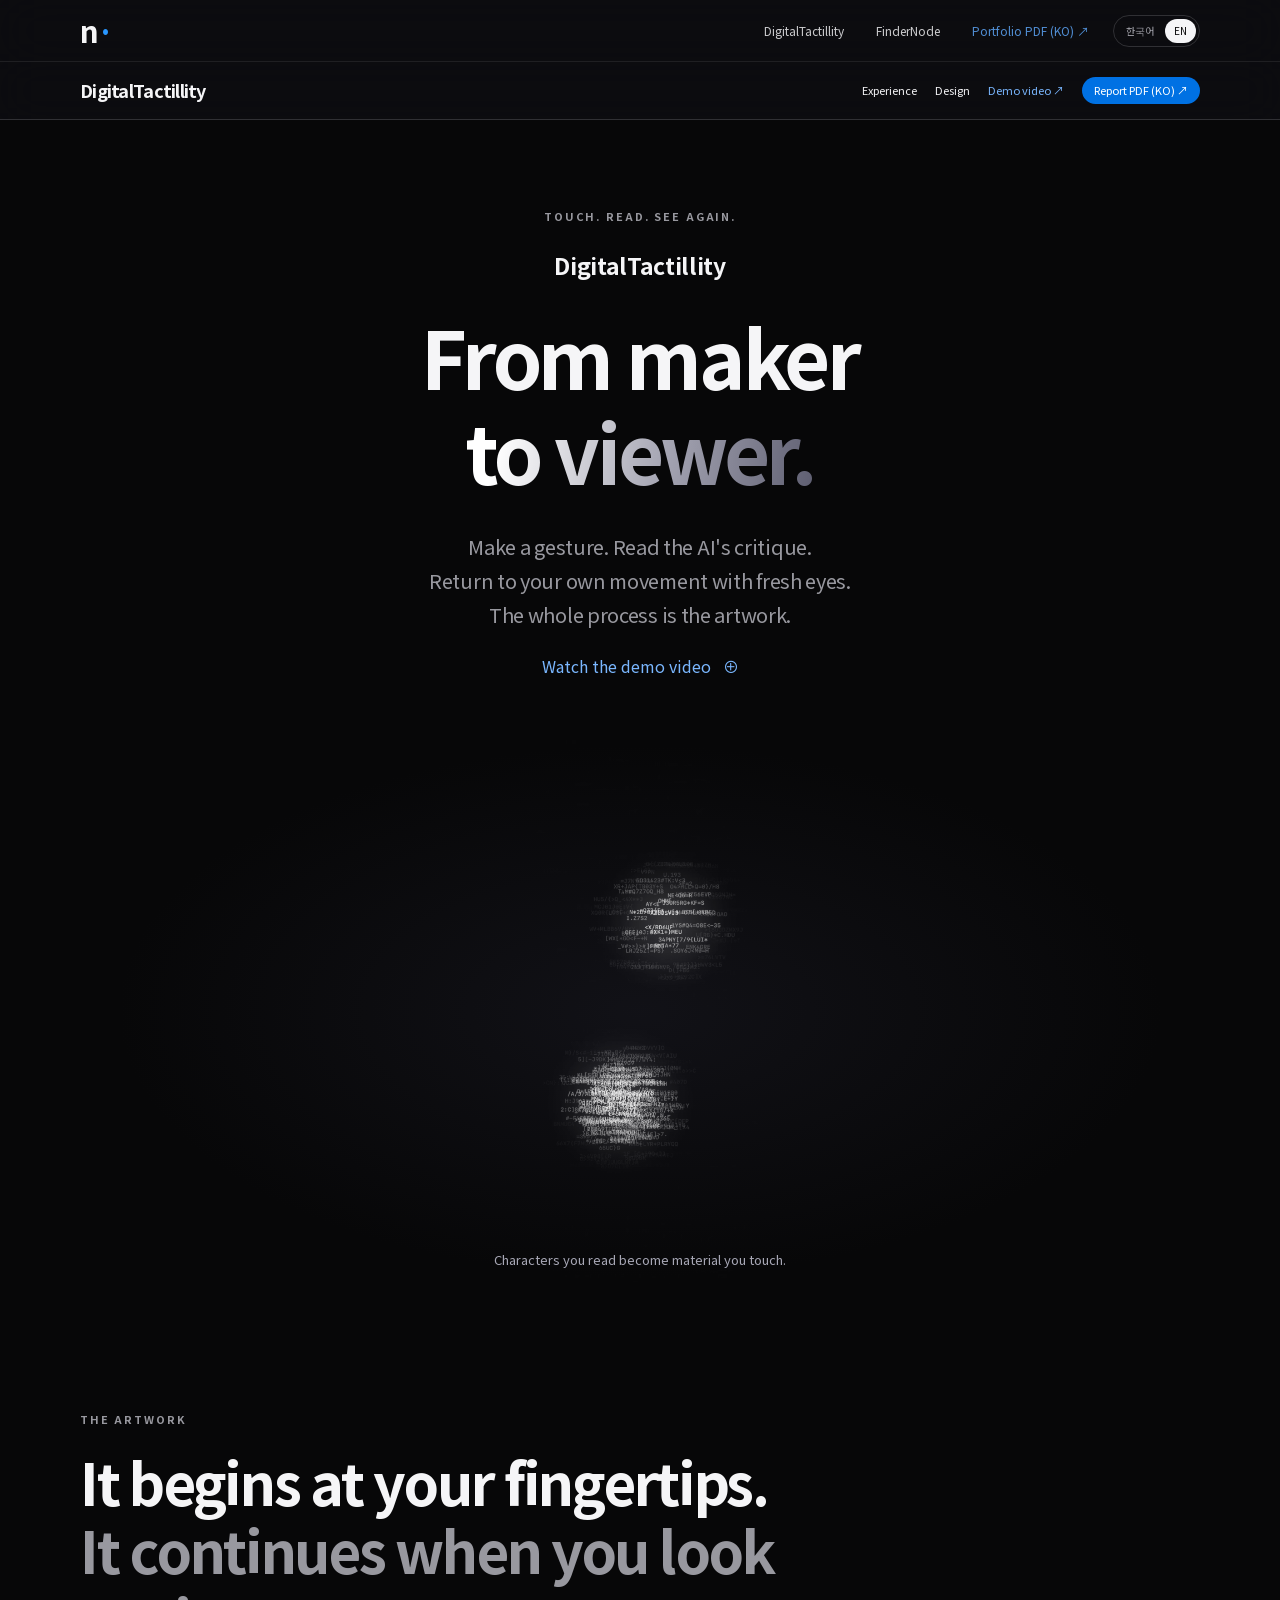
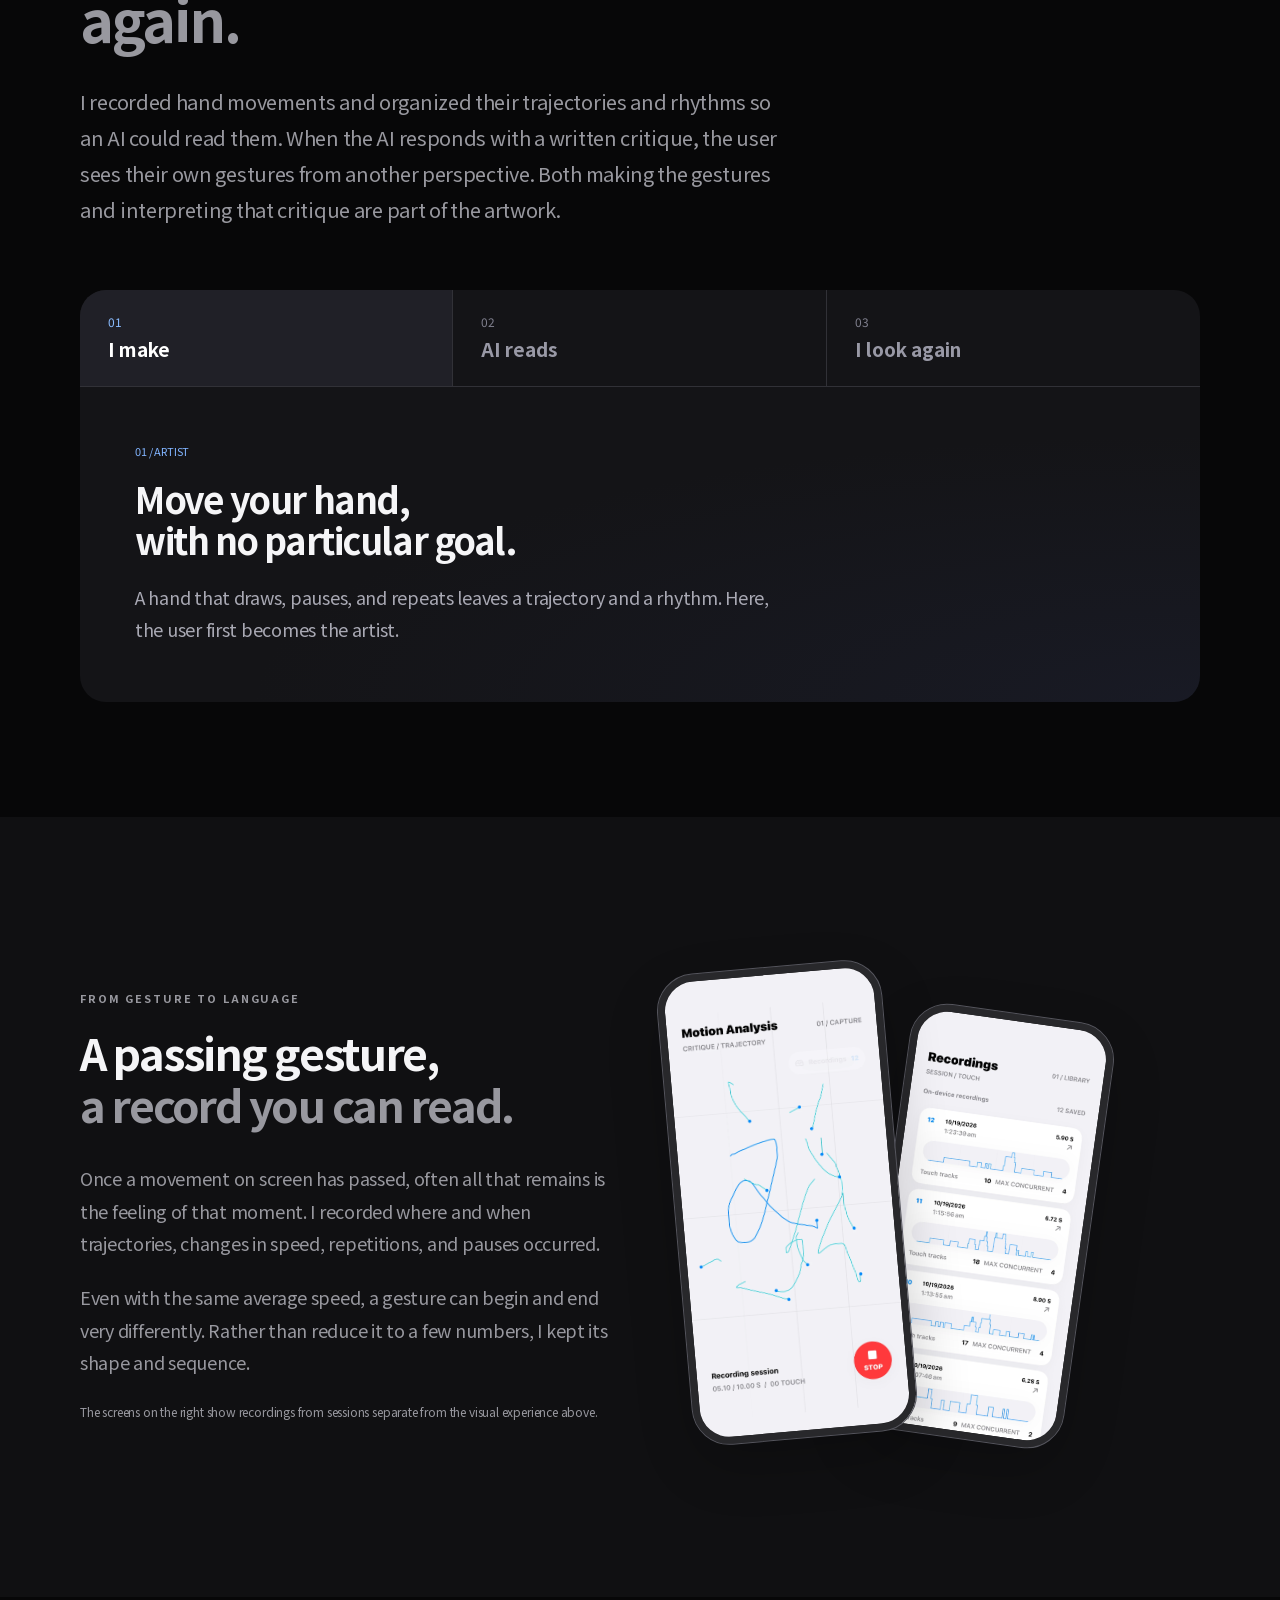
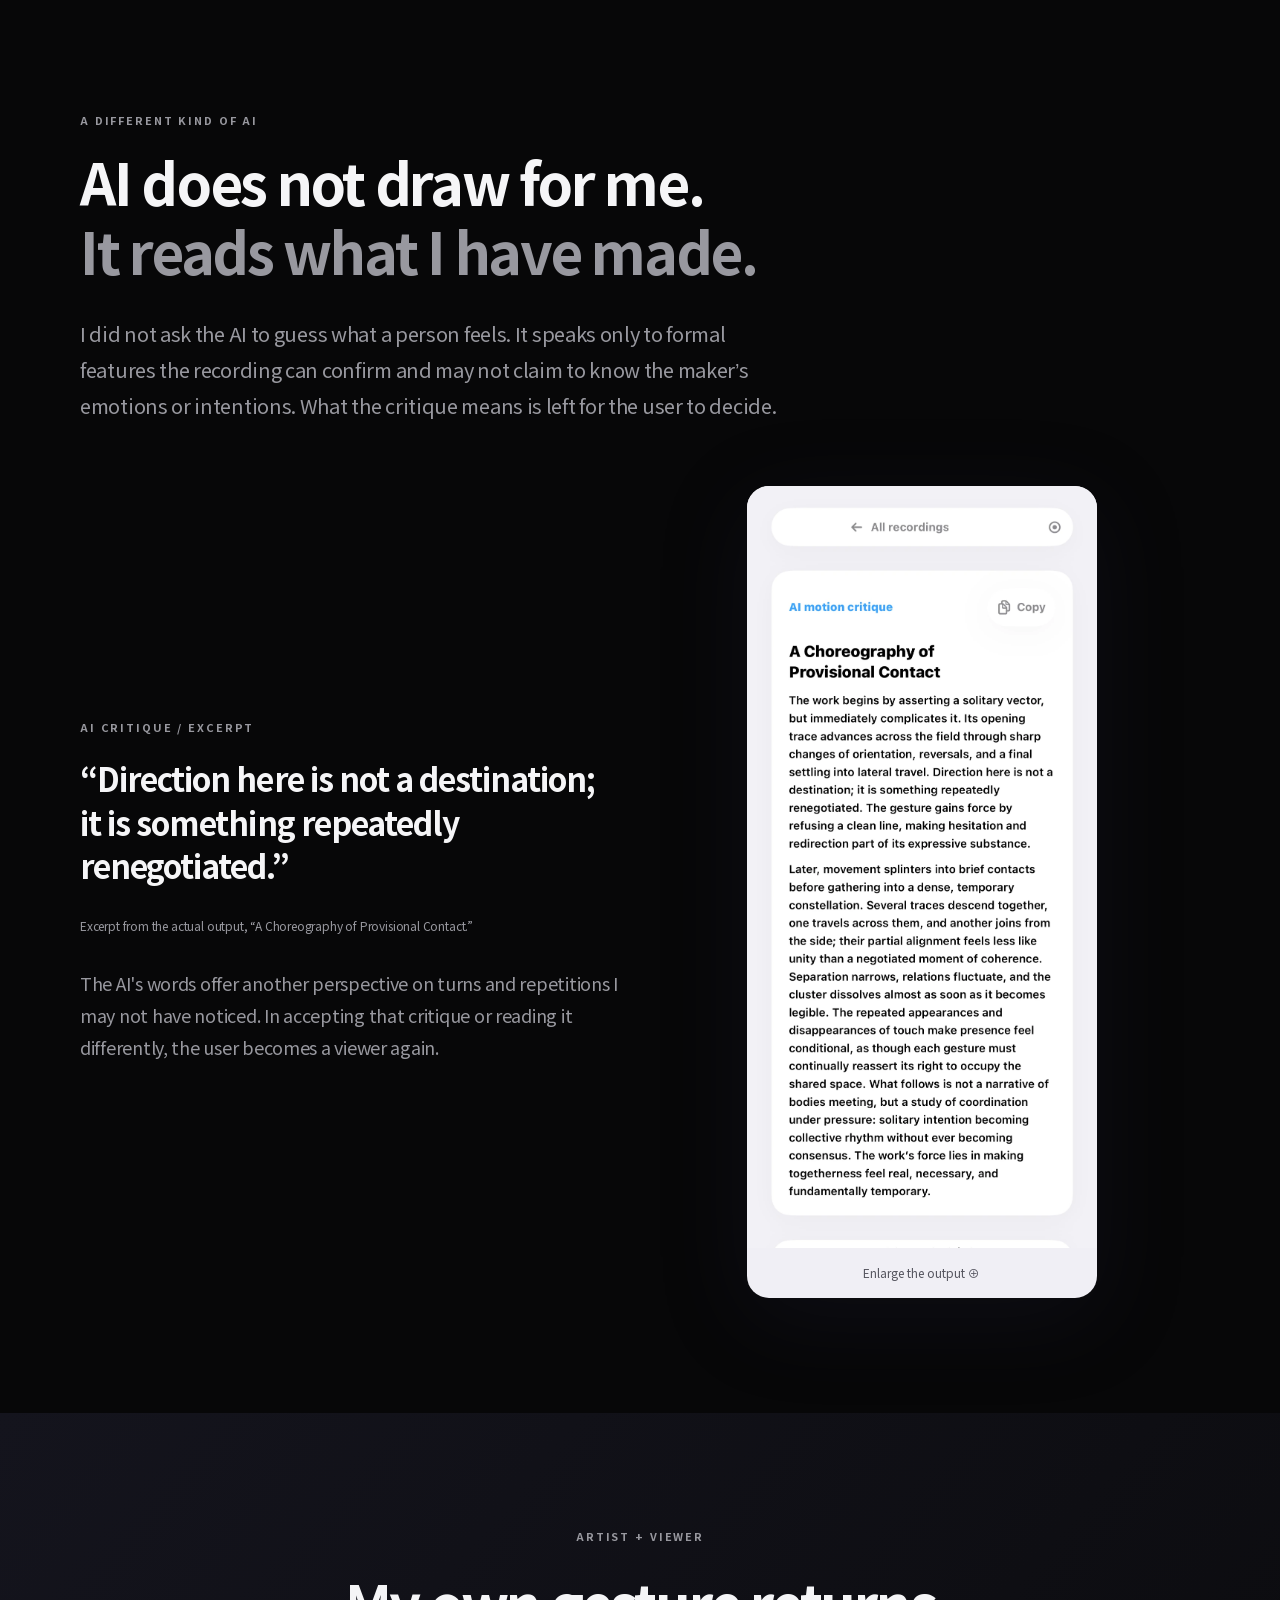
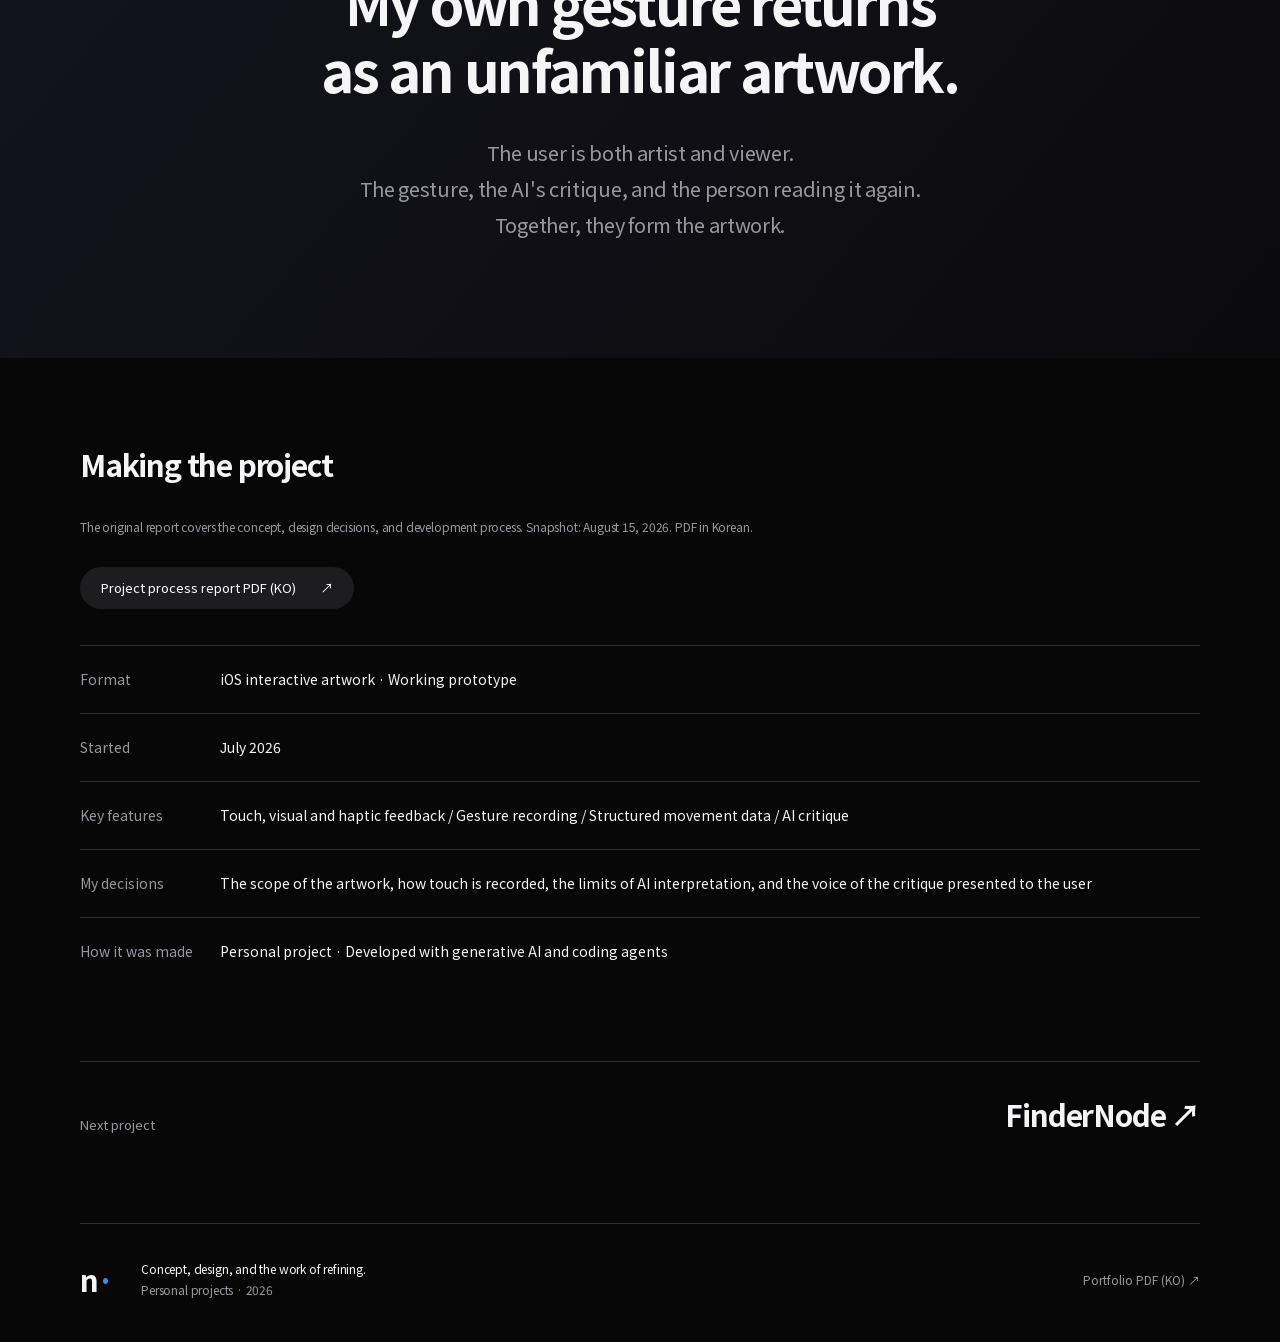
<file: en/digitaltactillity.html>
<!doctype html><html lang="en" data-language="en" data-page="digitaltactillity.html"><head><meta charset="utf-8"><meta name="viewport" content="width=device-width, initial-scale=1"><meta name="description" content="An iOS interactive artwork built around one sequence: a user’s gesture, an AI’s critique, and the user’s second look."><meta name="theme-color" content="#070708"><title>DigitalTactillity — notopwn</title><link rel="icon" href="../assets/favicon.svg" type="image/svg+xml"><link rel="stylesheet" href="../style.css?v=copy-refine-1"><script src="../locale.js?v=copy-refine-1"></script><link rel="canonical" href="https://notopwn.github.io/art-technology-portfolio/en/digitaltactillity.html"><link rel="alternate" hreflang="ko" href="https://notopwn.github.io/art-technology-portfolio/digitaltactillity.html"><link rel="alternate" hreflang="en" href="https://notopwn.github.io/art-technology-portfolio/en/digitaltactillity.html"><link rel="alternate" hreflang="x-default" href="https://notopwn.github.io/art-technology-portfolio/digitaltactillity.html"></head><body class="dark"><a class="skip" href="#main">Skip to content</a><header class="nav"><a class="brand" href="./" aria-label="Portfolio home">n<span>·</span></a><nav aria-label="Main navigation"><a href="digitaltactillity.html">DigitalTactillity</a><a href="findernode.html">FinderNode</a><a class="nav-pdf" href="../assets/portfolio.pdf" target="_blank" rel="noopener">Portfolio PDF (KO) <span aria-hidden="true">↗</span></a></nav><div class="language-switch" role="group" aria-label="Language selection"><a href="../digitaltactillity.html" lang="ko" data-language-choice="ko">한국어</a><a href="digitaltactillity.html" lang="en" data-language-choice="en" aria-current="true">EN</a></div></header><main id="main">
<div class="product-bar"><a href="#">DigitalTactillity</a><nav aria-label="Project navigation"><a href="#experience">Experience</a><a href="#design">Design</a><button data-video="../assets/motion-demo.mp4">Demo video <span>↗</span></button><a class="nav-report" href="../assets/digitaltactillity-process-report.pdf" target="_blank" rel="noopener">Report PDF (KO) ↗</a></nav></div>
<section class="product-hero dt-hero wrap"><p class="eyebrow">TOUCH. READ. SEE AGAIN.</p><p class="product-name">DigitalTactillity</p><h1>From maker<br><span class="silver">to viewer.</span></h1><p class="hero-copy">Make a gesture. Read the AI's critique.<br>Return to your own movement with fresh eyes.<br>The whole process is the artwork.</p><button class="text-link" data-video="../assets/motion-demo.mp4">Watch the demo video <span>⊕</span></button><div class="dt-hero-media"><img class="tactile-art" src="../assets/tactile.webp" alt="Latin letters, numbers, and symbols gathering and dispersing with gestures against a black screen"><div class="hero-art-caption">Characters you read become material you touch.</div></div></section>
<section id="experience" class="section wrap"><div class="section-intro reveal"><p class="eyebrow">THE ARTWORK</p><h2>It begins at your fingertips.<br><span class="muted">It continues when you look again.</span></h2><p>I recorded hand movements and organized their trajectories and rhythms so an AI could read them. When the AI responds with a written critique, the user sees their own gestures from another perspective. Both making the gestures and interpreting that critique are part of the artwork.</p></div>
<div class="role-explorer reveal"><div class="role-tabs" role="tablist" aria-label="Three moments of the artwork"><button id="role-artist" role="tab" aria-selected="true" aria-controls="role-panel" data-role="0">01 <span>I make</span></button><button id="role-ai" role="tab" aria-selected="false" aria-controls="role-panel" data-role="1" tabindex="-1">02 <span>AI reads</span></button><button id="role-viewer" role="tab" aria-selected="false" aria-controls="role-panel" data-role="2" tabindex="-1">03 <span>I look again</span></button></div><div class="role-panel" id="role-panel" role="tabpanel" aria-labelledby="role-artist" tabindex="0"><p class="role-number">01 / ARTIST</p><h3>Move your hand,<br>with no particular goal.</h3><p class="role-body">A hand that draws, pauses, and repeats leaves a trajectory and a rhythm. Here, the user first becomes the artist.</p></div></div>
</section>
<section class="section recording-section"><div class="wrap recording-grid"><div class="recording-copy reveal"><p class="eyebrow">FROM GESTURE TO LANGUAGE</p><h2>A passing gesture,<br><span class="muted">a record you can read.</span></h2><p>Once a movement on screen has passed, often all that remains is the feeling of that moment. I recorded where and when trajectories, changes in speed, repetitions, and pauses occurred.</p><p>Even with the same average speed, a gesture can begin and end very differently. Rather than reduce it to a few numbers, I kept its shape and sequence.</p><p class="small-note">The screens on the right show recordings from sessions separate from the visual experience above.</p></div><div class="recording-phones reveal"><button class="phone image-button" data-image="../assets/trajectory.webp" data-caption="Gesture recording" aria-label="Enlarge the gesture recording"><img src="../assets/trajectory.webp" alt="Touch trajectories recorded as blue and turquoise lines" loading="lazy"></button><button class="phone image-button back-phone" data-image="../assets/recordings.webp" data-caption="Touch recordings saved on the device" aria-label="Enlarge the recording list"><img src="../assets/recordings.webp" alt="Recording list showing touch counts and time graphs" loading="lazy"></button></div></div></section>
<section id="design" class="section wrap"><div class="section-intro reveal"><p class="eyebrow">A DIFFERENT KIND OF AI</p><h2>AI does not draw for me.<br><span class="muted">It reads what I have made.</span></h2><p>I did not ask the AI to guess what a person feels. It speaks only to formal features the recording can confirm and may not claim to know the maker’s emotions or intentions. What the critique means is left for the user to decide.</p></div>
<div class="critique-layout reveal"><div class="critique-text"><p class="eyebrow">AI CRITIQUE / EXCERPT</p><blockquote>“Direction here is not a destination;<br>it is something repeatedly renegotiated.”</blockquote><p class="small-note">Excerpt from the actual output, “A Choreography of Provisional Contact.”</p><p>The AI's words offer another perspective on turns and repetitions I may not have noticed. In accepting that critique or reading it differently, the user becomes a viewer again.</p></div><button class="critique-screen image-button" data-image="../assets/critique.webp" data-caption="Full AI critique screenshot" aria-label="Enlarge the full AI critique"><img src="../assets/critique.webp" alt="AI-generated critique, A Choreography of Provisional Contact" loading="lazy"><span>Enlarge the output ⊕</span></button></div>
</section>
<section class="section dt-closing"><div class="wrap reveal"><p class="eyebrow">ARTIST + VIEWER</p><h2>My own gesture returns<br>as an unfamiliar artwork.</h2><p>The user is both artist and viewer.<br>The gesture, the AI's critique, and the person reading it again.<br>Together, they form the artwork.</p></div></section>
<section class="spec-section wrap"><h2>Making the project</h2><div class="report-download" style="margin-bottom:36px"><p class="small-note">The original report covers the concept, design decisions, and development process. Snapshot: August 15, 2026. PDF in Korean.</p><a class="button" href="../assets/digitaltactillity-process-report.pdf" target="_blank" rel="noopener">Project process report PDF (KO) <span aria-hidden="true">↗</span></a></div><dl><div><dt>Format</dt><dd>iOS interactive artwork · Working prototype</dd></div><div><dt>Started</dt><dd>July 2026</dd></div><div><dt>Key features</dt><dd>Touch, visual and haptic feedback / Gesture recording / Structured movement data / AI critique</dd></div><div><dt>My decisions</dt><dd>The scope of the artwork, how touch is recorded, the limits of AI interpretation, and the voice of the critique presented to the user</dd></div><div><dt>How it was made</dt><dd>Personal project · Developed with generative AI and coding agents</dd></div></dl><a class="next-project" href="findernode.html"><span>Next project</span><strong>FinderNode ↗</strong></a></section>
</main><footer class="footer wrap"><a class="brand" href="./">n<span>·</span></a><p>Concept, design, and the work of refining.<br><span>Personal projects · 2026</span></p><a href="../assets/portfolio.pdf" target="_blank" rel="noopener">Portfolio PDF (KO) ↗</a></footer><dialog class="viewer" aria-label="Project media"><button class="viewer-close" aria-label="Close">×</button><div class="viewer-content"></div></dialog><script src="../site.js?v=copy-refine-1"></script></body></html>
</file>
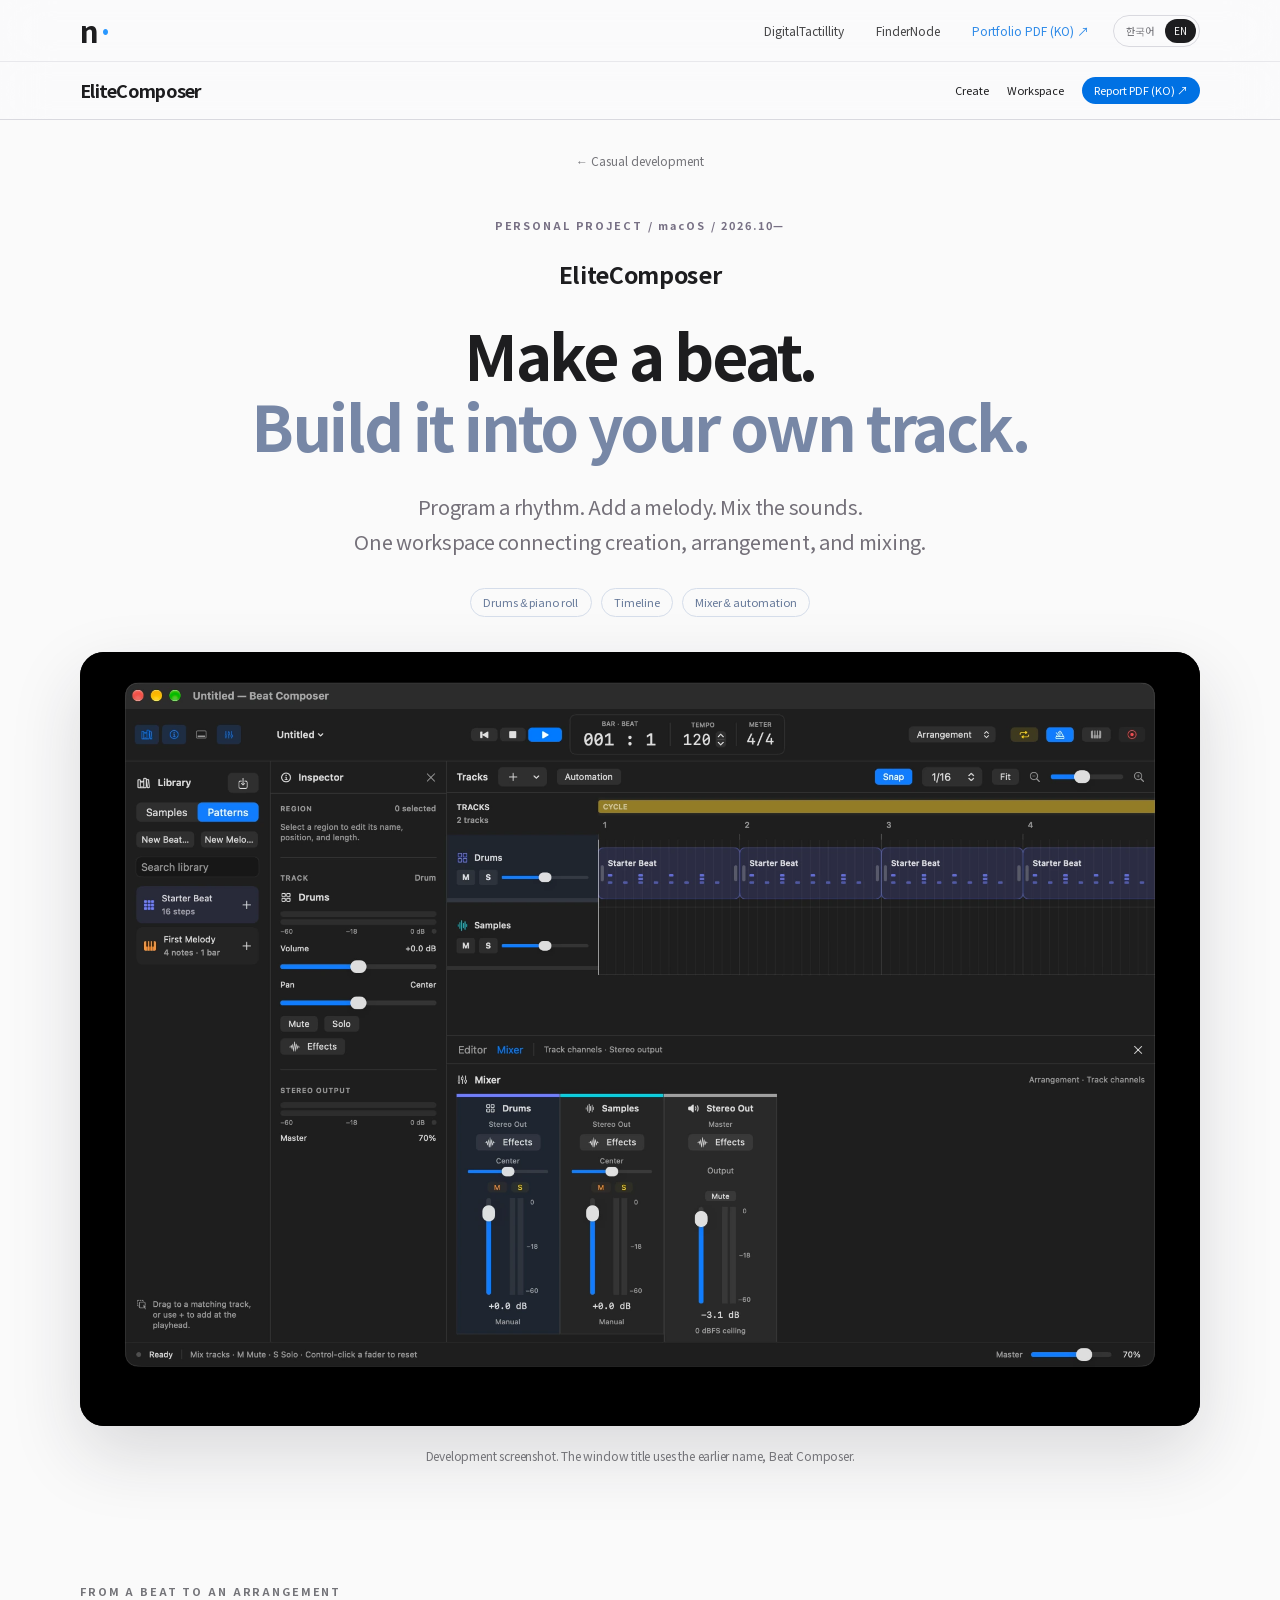
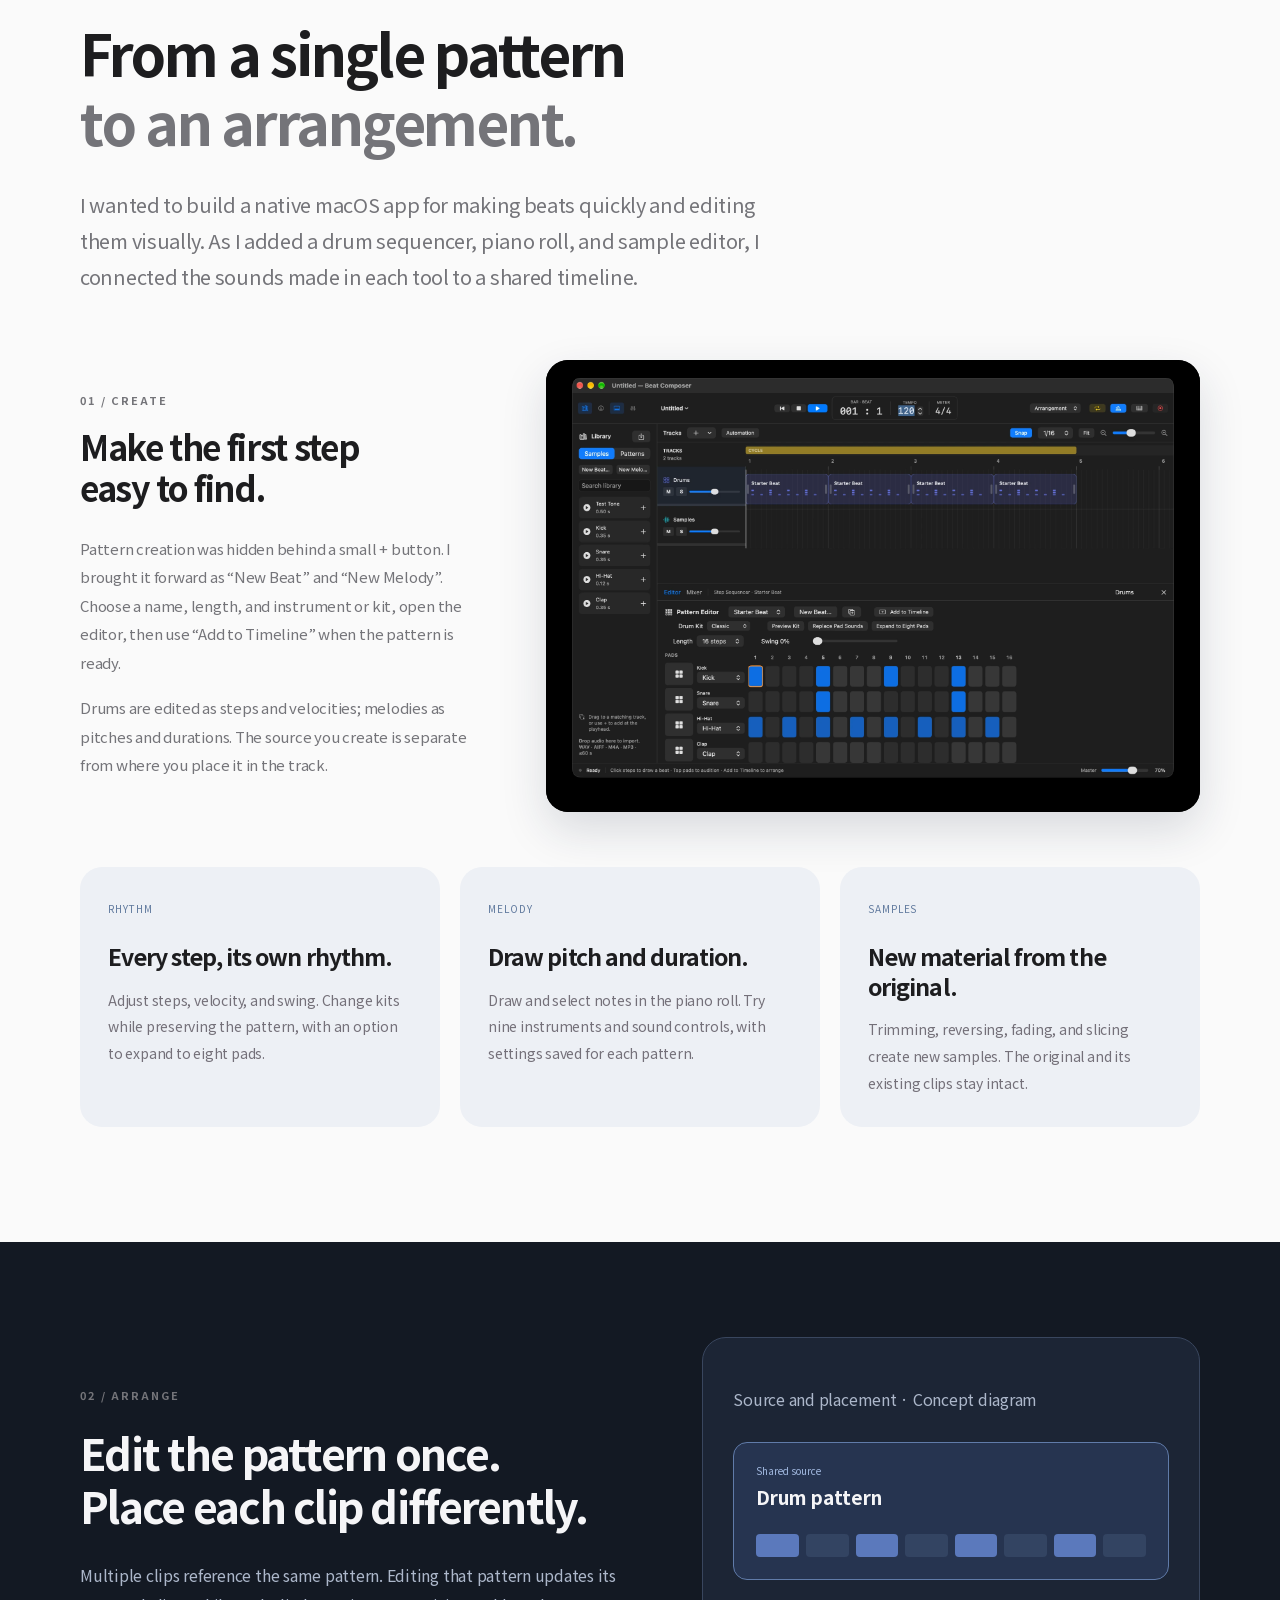
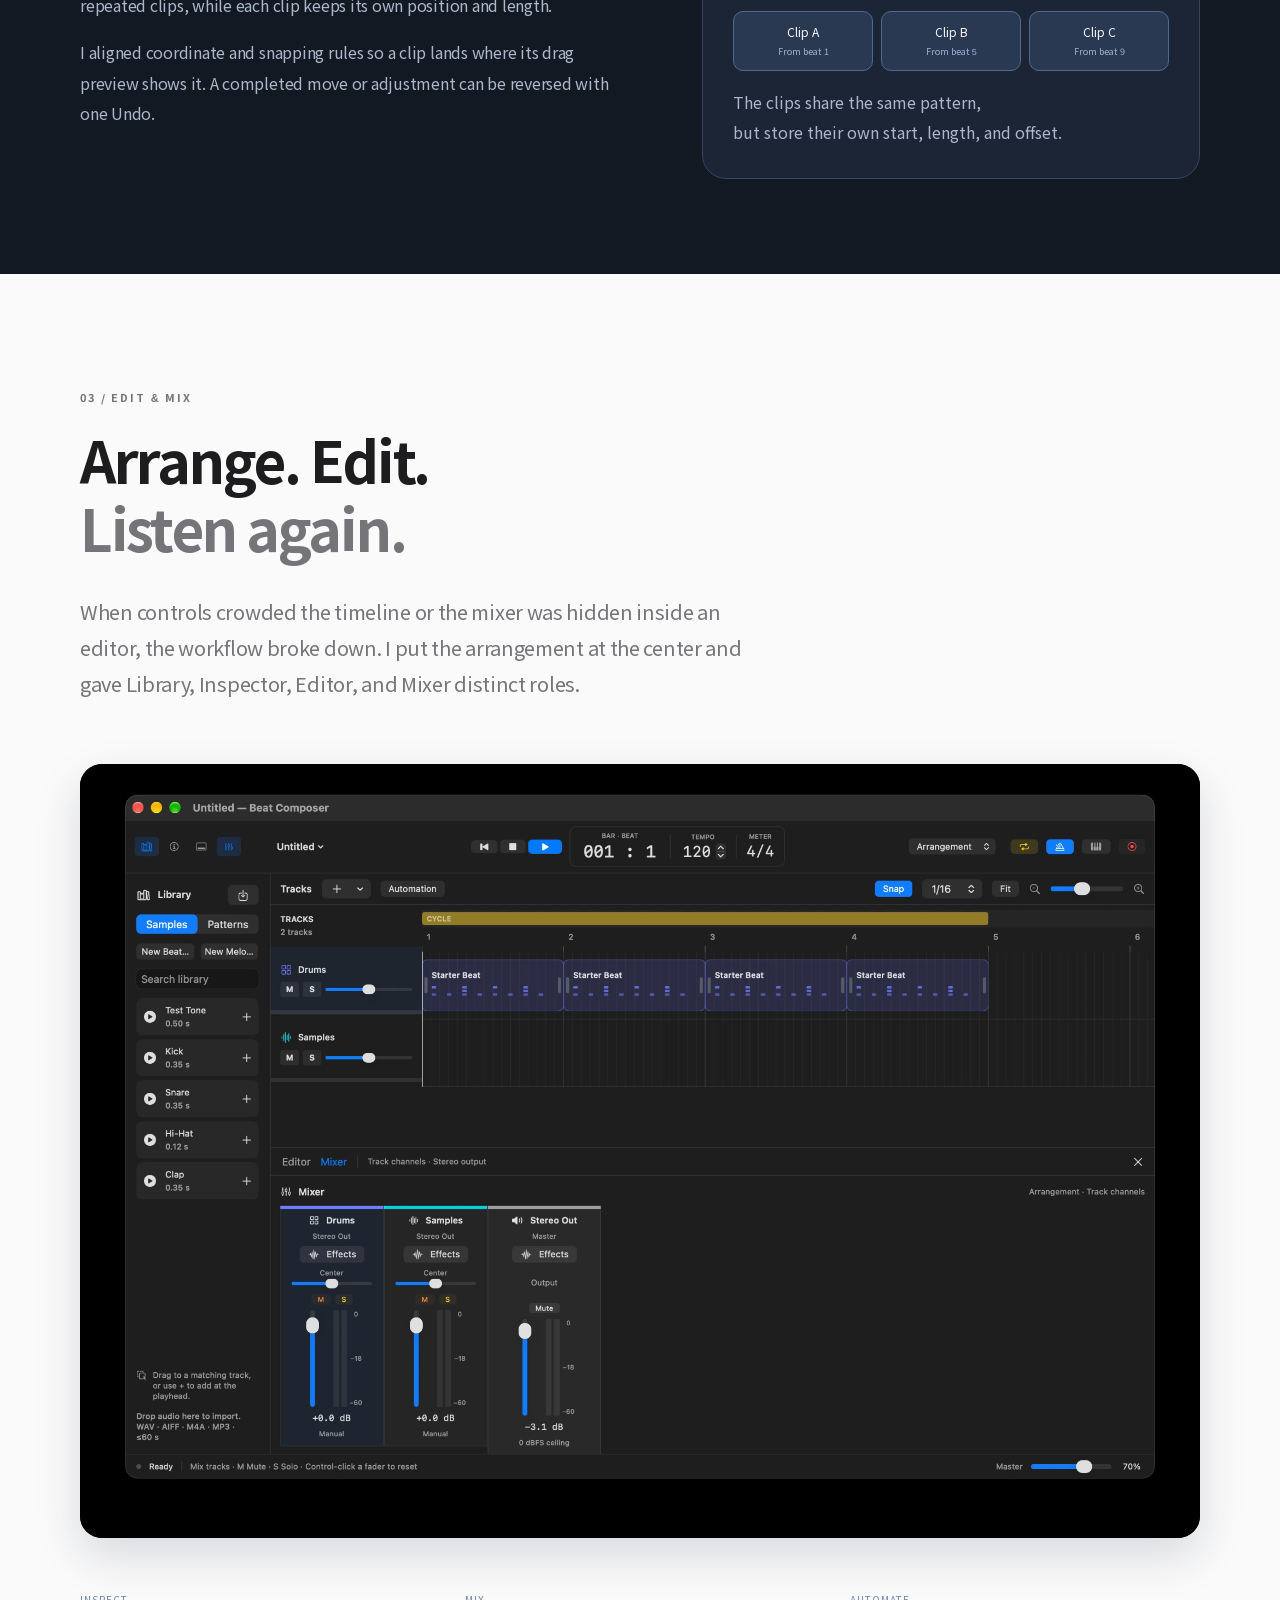
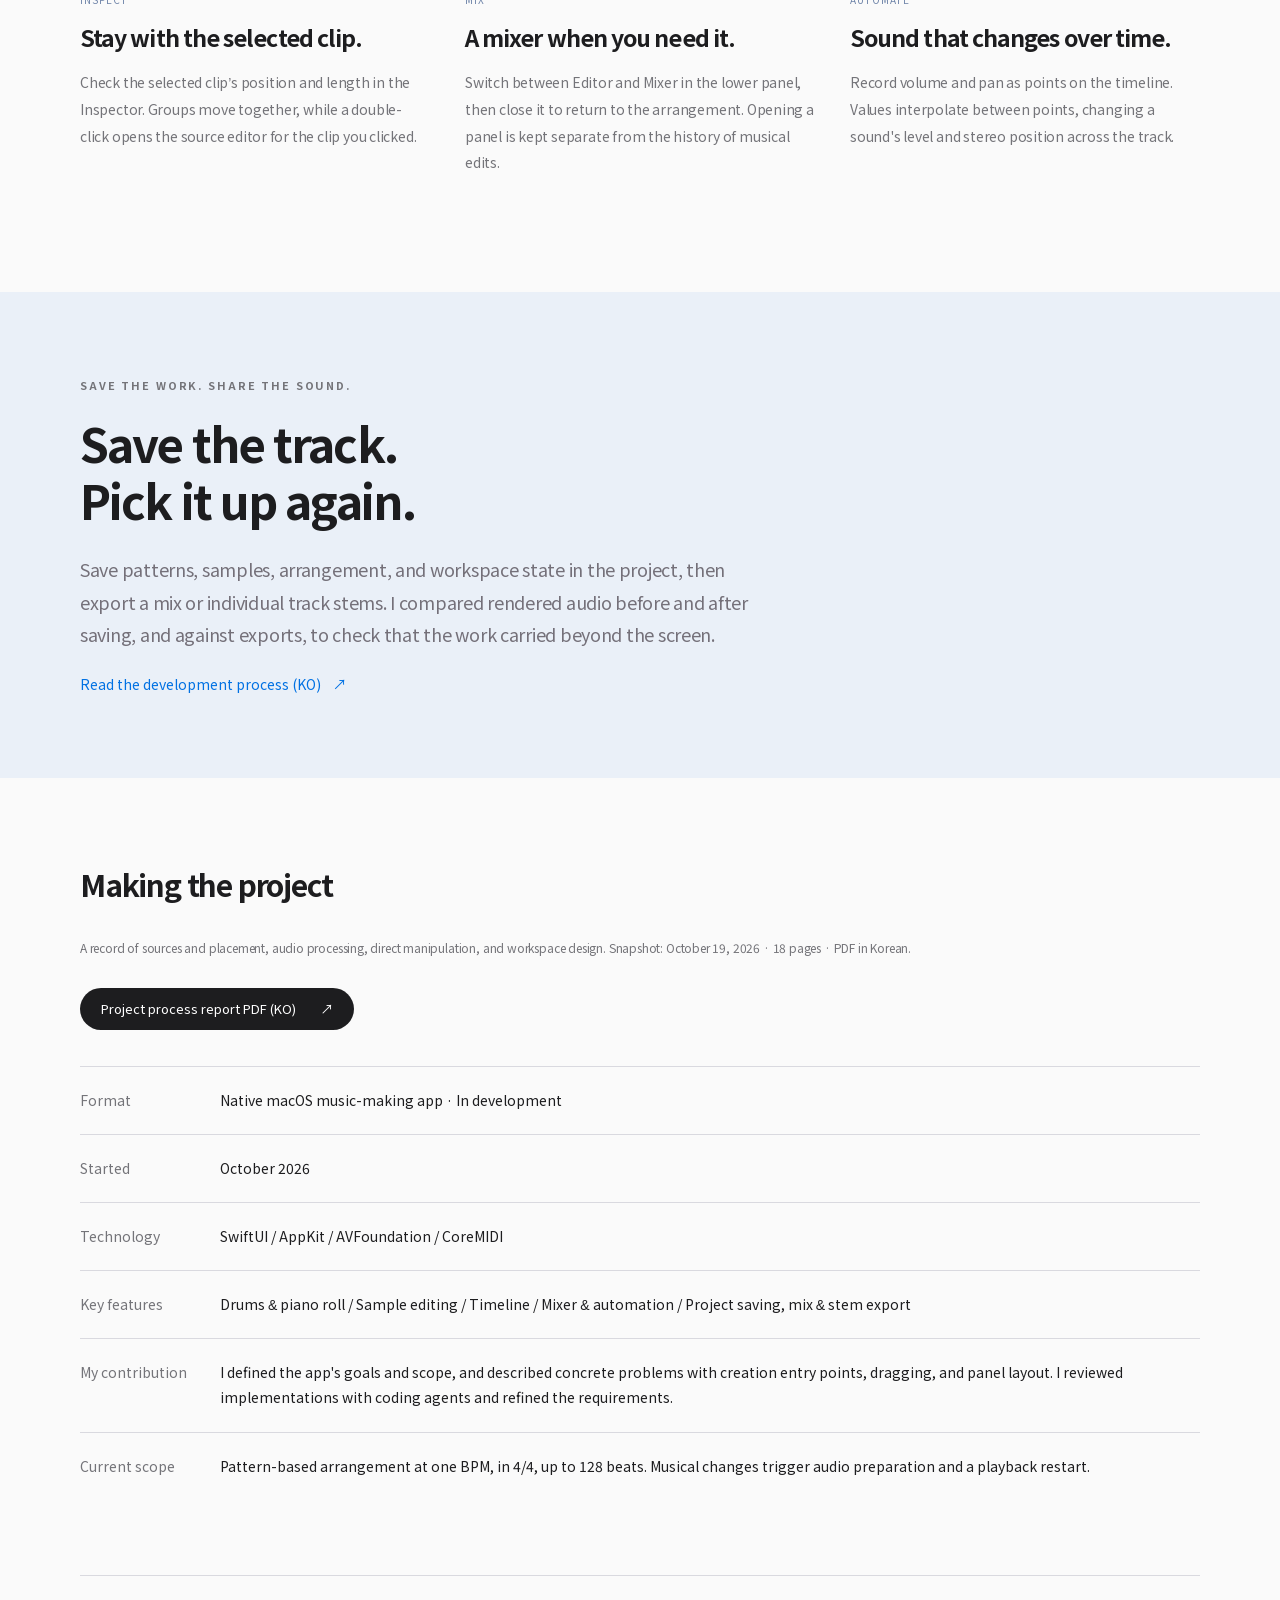
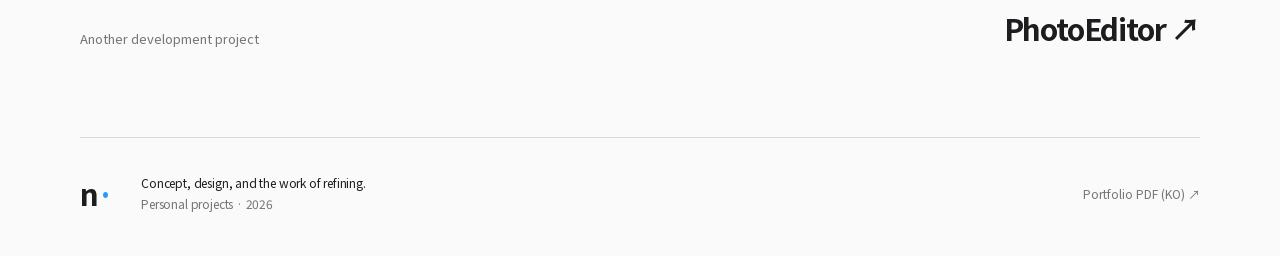
<file: en/elitecomposer.html>
<!doctype html><html lang="en" data-language="en" data-page="elitecomposer.html"><head><meta charset="utf-8"><meta name="viewport" content="width=device-width, initial-scale=1"><meta name="description" content="EliteComposer is a macOS music-making project connecting drums, melodies, and samples with a timeline and mixer."><meta name="theme-color" content="#fafafa"><title>EliteComposer — notopwn</title><link rel="icon" href="../assets/favicon.svg" type="image/svg+xml"><link rel="stylesheet" href="../style.css?v=copy-refine-1"><script src="../locale.js?v=copy-refine-1"></script><link rel="canonical" href="https://notopwn.github.io/art-technology-portfolio/en/elitecomposer.html"><link rel="alternate" hreflang="ko" href="https://notopwn.github.io/art-technology-portfolio/elitecomposer.html"><link rel="alternate" hreflang="en" href="https://notopwn.github.io/art-technology-portfolio/en/elitecomposer.html"><link rel="alternate" hreflang="x-default" href="https://notopwn.github.io/art-technology-portfolio/elitecomposer.html"></head><body class="ec-page"><a class="skip" href="#main">Skip to content</a><header class="nav"><a class="brand" href="./" aria-label="Portfolio home">n<span>·</span></a><nav aria-label="Main navigation"><a href="digitaltactillity.html">DigitalTactillity</a><a href="findernode.html">FinderNode</a><a class="nav-pdf" href="../assets/portfolio.pdf" target="_blank" rel="noopener">Portfolio PDF (KO) <span aria-hidden="true">↗</span></a></nav><div class="language-switch" role="group" aria-label="Language selection"><a href="../elitecomposer.html" lang="ko" data-language-choice="ko">한국어</a><a href="elitecomposer.html" lang="en" data-language-choice="en" aria-current="true">EN</a></div></header><main id="main"><div class="product-bar"><a href="#">EliteComposer</a><nav aria-label="Project navigation"><a href="#creation">Create</a><a href="#workspace">Workspace</a><a class="nav-report" href="../assets/elitecomposer-process-report.pdf" target="_blank" rel="noopener">Report PDF (KO) ↗</a></nav></div>
<section class="pe-hero ec-hero wrap"><a class="pe-back" href="./#casual-development">← Casual development</a><p class="eyebrow">PERSONAL PROJECT / macOS / 2026.10—</p><p class="product-name">EliteComposer</p><h1>Make a beat.<br><span>Build it into your own track.</span></h1><p class="pe-hero-copy">Program a rhythm. Add a melody. Mix the sounds.<br>One workspace connecting creation, arrangement, and mixing.</p><div class="pe-tags"><span>Drums &amp; piano roll</span><span>Timeline</span><span>Mixer &amp; automation</span></div><button class="pe-screen image-button" data-image="../assets/elitecomposer-workspace.webp" data-caption="EliteComposer · Workspace screenshot with Library, Inspector, timeline, and mixer open" aria-label="Enlarge the EliteComposer workspace"><img src="../assets/elitecomposer-workspace.webp" width="2048" height="1415" alt="EliteComposer screen with Library and Inspector on the left, the track timeline in the center, and a mixer below" fetchpriority="high"></button><p class="media-caption">Development screenshot. The window title uses the earlier name, Beat Composer.</p></section>
<section id="creation" class="section wrap"><div class="section-intro"><p class="eyebrow">FROM A BEAT TO AN ARRANGEMENT</p><h2>From a single pattern<br><span class="muted">to an arrangement.</span></h2><p>I wanted to build a native macOS app for making beats quickly and editing them visually. As I added a drum sequencer, piano roll, and sample editor, I connected the sounds made in each tool to a shared timeline.</p></div><div class="ec-creation-grid"><div><p class="eyebrow">01 / CREATE</p><h3>Make the first step<br>easy to find.</h3><p>Pattern creation was hidden behind a small + button. I brought it forward as “New Beat” and “New Melody”. Choose a name, length, and instrument or kit, open the editor, then use “Add to Timeline” when the pattern is ready.</p><p>Drums are edited as steps and velocities; melodies as pitches and durations. The source you create is separate from where you place it in the track.</p></div><button class="ec-shot image-button" data-image="../assets/elitecomposer-sequencer.webp" data-caption="Drum pattern editing · Screenshot showing the step sequencer and repeating clips" aria-label="Enlarge the drum pattern editor"><img src="../assets/elitecomposer-sequencer.webp" width="2048" height="1415" alt="A 16-step drum pattern with repeating clips on the timeline above" loading="lazy"></button></div><div class="pe-feature-grid ec-features"><article><span>RHYTHM</span><h3>Every step, its own rhythm.</h3><p>Adjust steps, velocity, and swing. Change kits while preserving the pattern, with an option to expand to eight pads.</p></article><article><span>MELODY</span><h3>Draw pitch and duration.</h3><p>Draw and select notes in the piano roll. Try nine instruments and sound controls, with settings saved for each pattern.</p></article><article><span>SAMPLES</span><h3>New material from the original.</h3><p>Trimming, reversing, fading, and slicing create new samples. The original and its existing clips stay intact.</p></article></div></section>
<section class="ec-arrangement"><div class="wrap ec-arrangement-grid"><div><p class="eyebrow">02 / ARRANGE</p><h2>Edit the pattern once.<br>Place each clip differently.</h2><p>Multiple clips reference the same pattern. Editing that pattern updates its repeated clips, while each clip keeps its own position and length.</p><p>I aligned coordinate and snapping rules so a clip lands where its drag preview shows it. A completed move or adjustment can be reversed with one Undo.</p></div><div class="ec-source-diagram" role="img" aria-label="Concept diagram showing one drum pattern referenced by three clips at different positions and lengths"><p>Source and placement · Concept diagram</p><div class="ec-pattern"><span>Shared source</span><strong>Drum pattern</strong><div aria-hidden="true"><i></i><i></i><i></i><i></i><i></i><i></i><i></i><i></i></div></div><div class="ec-clip-row"><span>Clip A <small>From beat 1</small></span><span>Clip B <small>From beat 5</small></span><span>Clip C <small>From beat 9</small></span></div><p class="ec-diagram-note">The clips share the same pattern,<br>but store their own start, length, and offset.</p></div></div></section>
<section id="workspace" class="section wrap"><div class="section-intro"><p class="eyebrow">03 / EDIT &amp; MIX</p><h2>Arrange. Edit.<br><span class="muted">Listen again.</span></h2><p>When controls crowded the timeline or the mixer was hidden inside an editor, the workflow broke down. I put the arrangement at the center and gave Library, Inspector, Editor, and Mixer distinct roles.</p></div><button class="ec-wide-shot image-button" data-image="../assets/elitecomposer-mixer.webp" data-caption="EliteComposer · Mixer screenshot with track and output controls below the arrangement" aria-label="Enlarge the mixer screen"><img src="../assets/elitecomposer-mixer.webp" width="2048" height="1415" alt="Mixer showing Drums, Samples, and Stereo Out channels, with the track timeline above" loading="lazy"></button><div class="ec-workspace-notes"><article><span>INSPECT</span><h3>Stay with the selected clip.</h3><p>Check the selected clip’s position and length in the Inspector. Groups move together, while a double-click opens the source editor for the clip you clicked.</p></article><article><span>MIX</span><h3>A mixer when you need it.</h3><p>Switch between Editor and Mixer in the lower panel, then close it to return to the arrangement. Opening a panel is kept separate from the history of musical edits.</p></article><article><span>AUTOMATE</span><h3>Sound that changes over time.</h3><p>Record volume and pan as points on the timeline. Values interpolate between points, changing a sound's level and stereo position across the track.</p></article></div></section>
<section class="pe-export ec-save"><div class="wrap"><p class="eyebrow">SAVE THE WORK. SHARE THE SOUND.</p><h2>Save the track.<br>Pick it up again.</h2><p>Save patterns, samples, arrangement, and workspace state in the project, then export a mix or individual track stems. I compared rendered audio before and after saving, and against exports, to check that the work carried beyond the screen.</p><a class="text-link" href="../assets/elitecomposer-process-report.pdf" target="_blank" rel="noopener">Read the development process (KO) <span aria-hidden="true">↗</span></a></div></section>
<section class="spec-section wrap"><h2>Making the project</h2><div class="report-download" style="margin-bottom:36px"><p class="small-note">A record of sources and placement, audio processing, direct manipulation, and workspace design. Snapshot: October 19, 2026 · 18 pages · PDF in Korean.</p><a class="button" href="../assets/elitecomposer-process-report.pdf" target="_blank" rel="noopener">Project process report PDF (KO) <span aria-hidden="true">↗</span></a></div><dl><div><dt>Format</dt><dd>Native macOS music-making app · In development</dd></div><div><dt>Started</dt><dd>October 2026</dd></div><div><dt>Technology</dt><dd>SwiftUI / AppKit / AVFoundation / CoreMIDI</dd></div><div><dt>Key features</dt><dd>Drums &amp; piano roll / Sample editing / Timeline / Mixer &amp; automation / Project saving, mix &amp; stem export</dd></div><div><dt>My contribution</dt><dd>I defined the app's goals and scope, and described concrete problems with creation entry points, dragging, and panel layout. I reviewed implementations with coding agents and refined the requirements.</dd></div><div><dt>Current scope</dt><dd>Pattern-based arrangement at one BPM, in 4/4, up to 128 beats. Musical changes trigger audio preparation and a playback restart.</dd></div></dl><a class="next-project" href="photoeditor.html"><span>Another development project</span><strong>PhotoEditor ↗</strong></a></section></main><footer class="footer wrap"><a class="brand" href="./">n<span>·</span></a><p>Concept, design, and the work of refining.<br><span>Personal projects · 2026</span></p><a href="../assets/portfolio.pdf" target="_blank" rel="noopener">Portfolio PDF (KO) ↗</a></footer><dialog class="viewer" aria-label="Project media"><button class="viewer-close" aria-label="Close">×</button><div class="viewer-content"></div></dialog><script src="../site.js?v=copy-refine-1"></script></body></html>
</file>
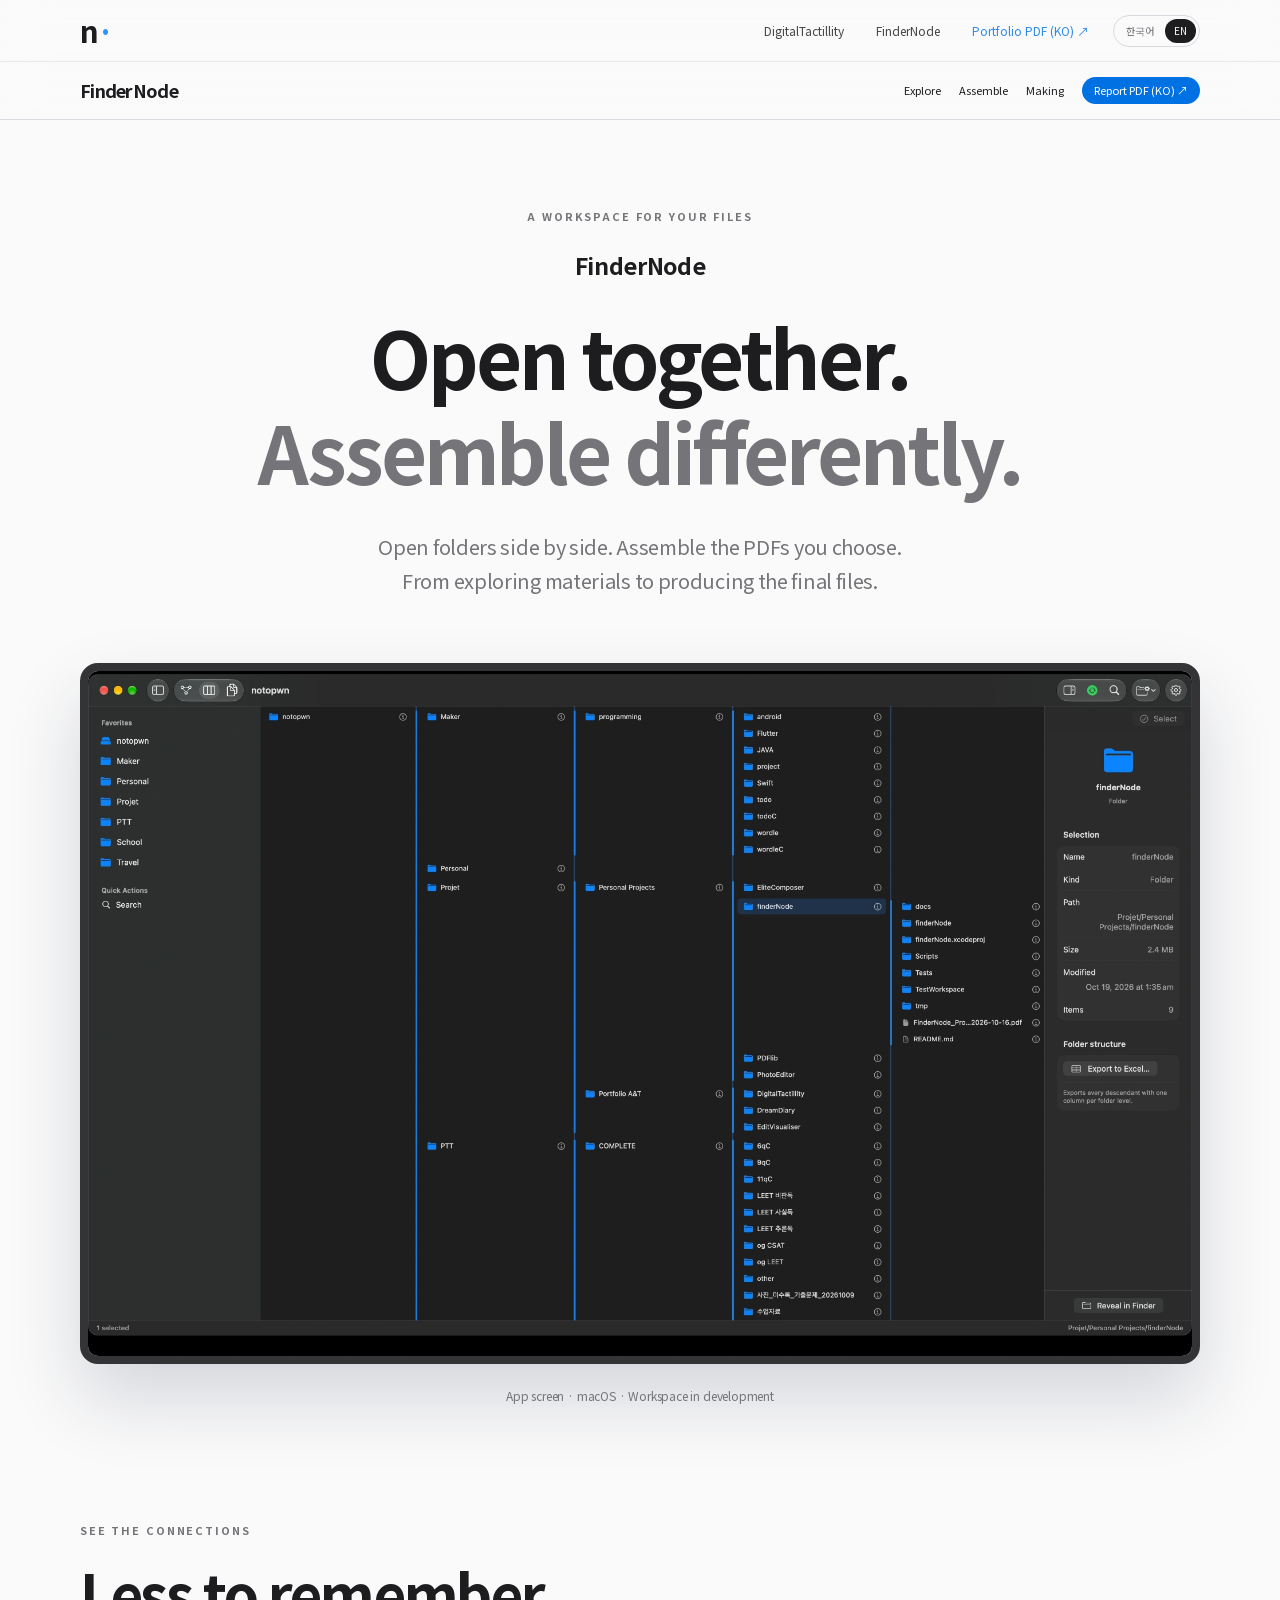
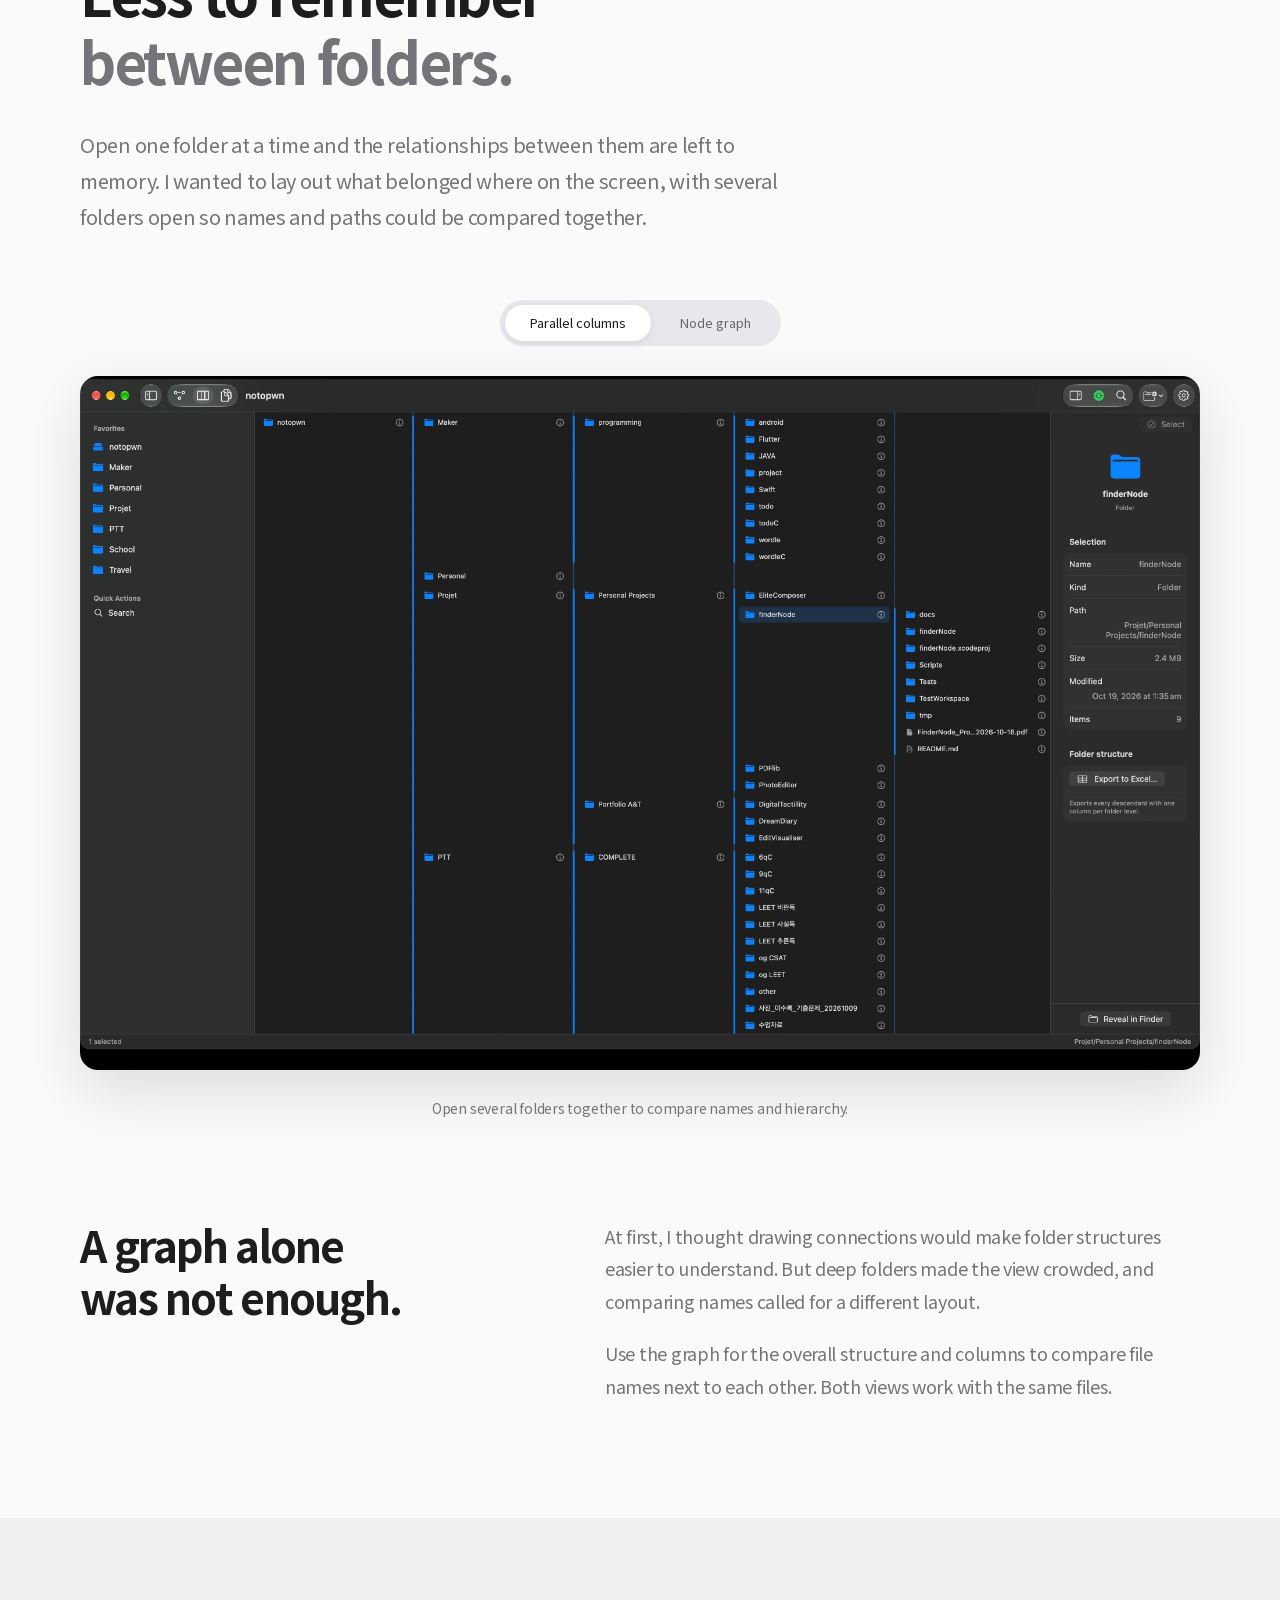
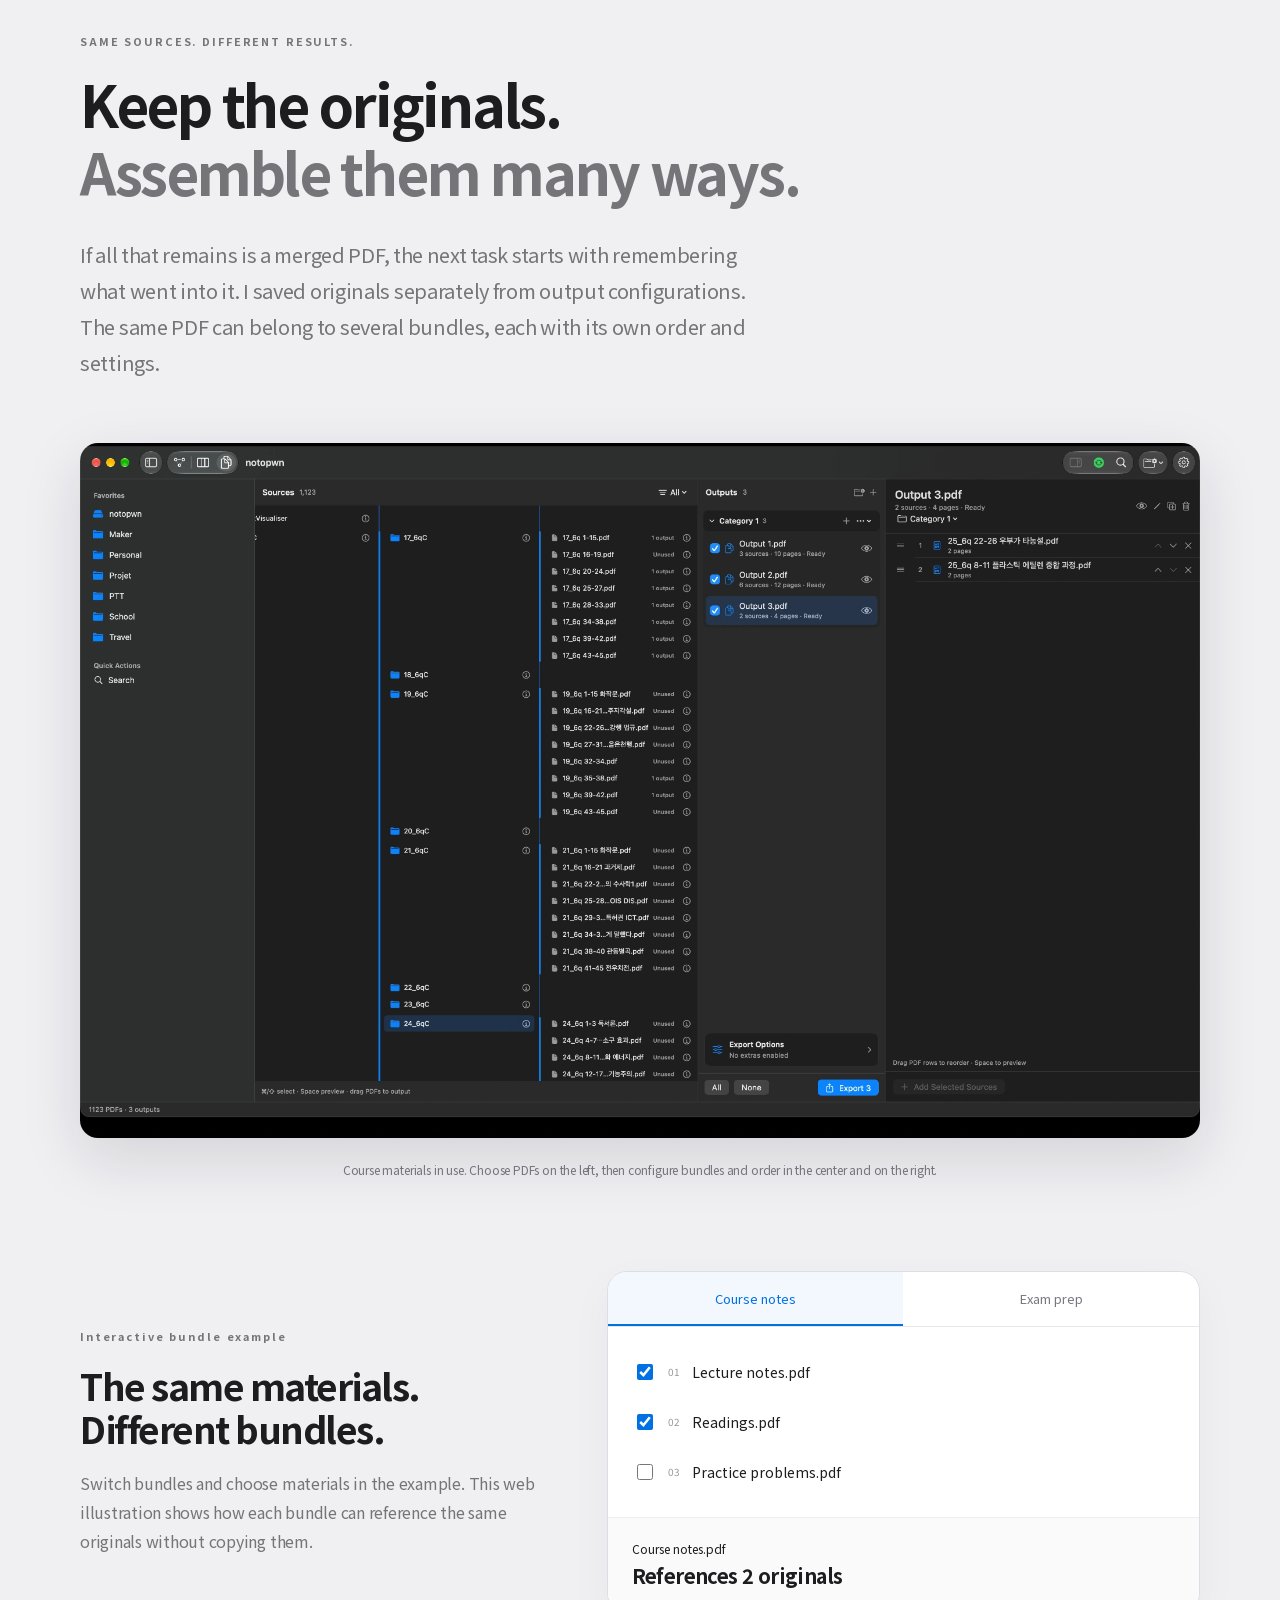
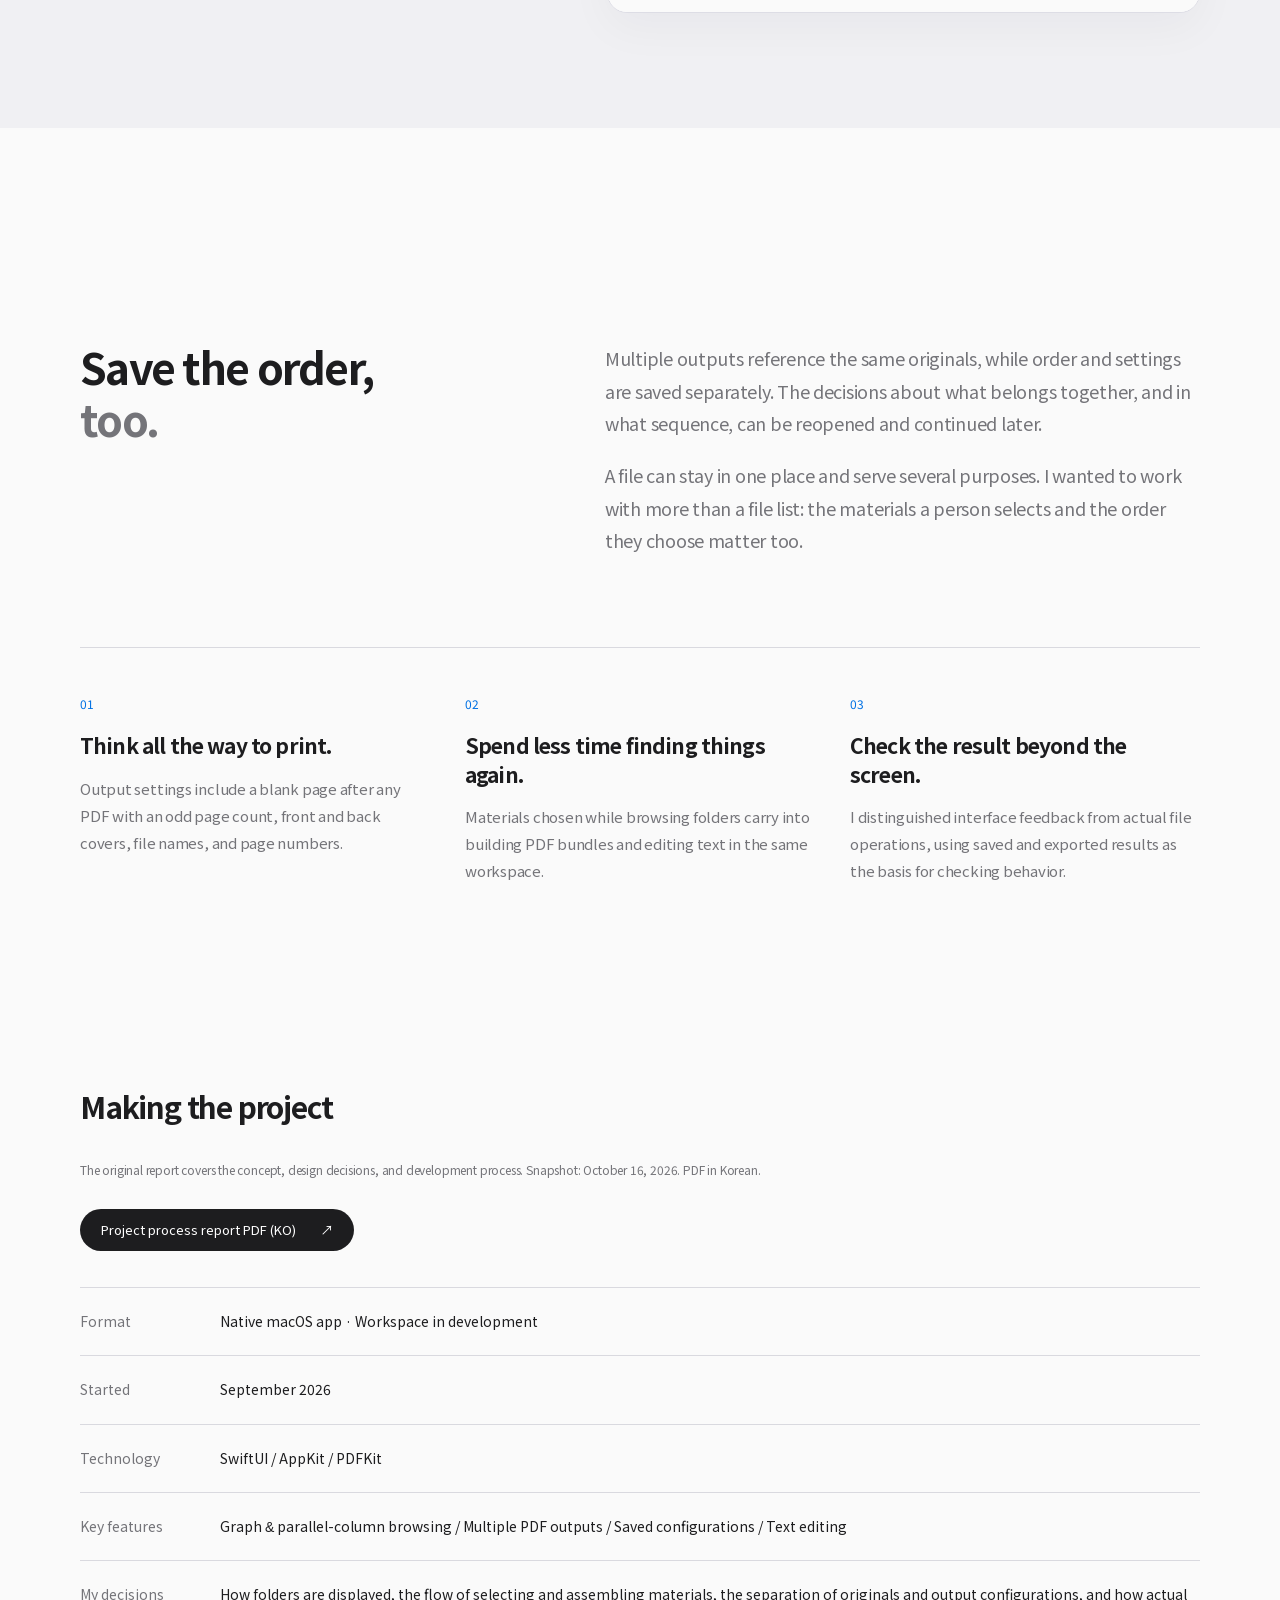
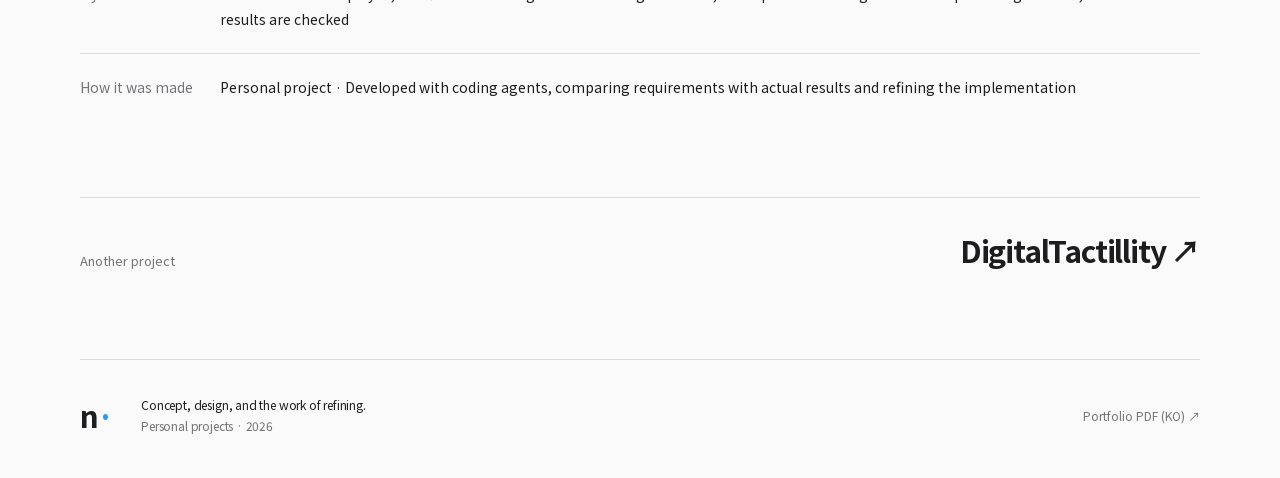
<file: en/findernode.html>
<!doctype html><html lang="en" data-language="en" data-page="findernode.html"><head><meta charset="utf-8"><meta name="viewport" content="width=device-width, initial-scale=1"><meta name="description" content="A macOS workspace for opening folders side by side and assembling multiple PDFs from shared originals. It preserves your selections and order as well as your files."><meta name="theme-color" content="#fafafa"><title>FinderNode — notopwn</title><link rel="icon" href="../assets/favicon.svg" type="image/svg+xml"><link rel="stylesheet" href="../style.css?v=copy-refine-1"><script src="../locale.js?v=copy-refine-1"></script><link rel="canonical" href="https://notopwn.github.io/art-technology-portfolio/en/findernode.html"><link rel="alternate" hreflang="ko" href="https://notopwn.github.io/art-technology-portfolio/findernode.html"><link rel="alternate" hreflang="en" href="https://notopwn.github.io/art-technology-portfolio/en/findernode.html"><link rel="alternate" hreflang="x-default" href="https://notopwn.github.io/art-technology-portfolio/findernode.html"></head><body class=""><a class="skip" href="#main">Skip to content</a><header class="nav"><a class="brand" href="./" aria-label="Portfolio home">n<span>·</span></a><nav aria-label="Main navigation"><a href="digitaltactillity.html">DigitalTactillity</a><a href="findernode.html">FinderNode</a><a class="nav-pdf" href="../assets/portfolio.pdf" target="_blank" rel="noopener">Portfolio PDF (KO) <span aria-hidden="true">↗</span></a></nav><div class="language-switch" role="group" aria-label="Language selection"><a href="../findernode.html" lang="ko" data-language-choice="ko">한국어</a><a href="findernode.html" lang="en" data-language-choice="en" aria-current="true">EN</a></div></header><main id="main">
<div class="product-bar"><a href="#">FinderNode</a><nav aria-label="Project navigation"><a href="#explore">Explore</a><a href="#assembly">Assemble</a><a href="#making">Making</a><a class="nav-report" href="../assets/findernode-process-report.pdf" target="_blank" rel="noopener">Report PDF (KO) ↗</a></nav></div>
<section class="product-hero fn-hero wrap"><p class="eyebrow">A WORKSPACE FOR YOUR FILES</p><p class="product-name">FinderNode</p><h1>Open together.<br><span class="muted">Assemble differently.</span></h1><p class="hero-copy">Open folders side by side. Assemble the PDFs you choose.<br>From exploring materials to producing the final files.</p><div class="mac-frame reveal"><img src="../assets/finder-columns.webp" alt="FinderNode parallel-column view" fetchpriority="high"></div><p class="media-caption">App screen · macOS · Workspace in development</p></section>
<section id="explore" class="section wrap"><div class="section-intro reveal"><p class="eyebrow">SEE THE CONNECTIONS</p><h2>Less to remember<br><span class="muted">between folders.</span></h2><p>Open one folder at a time and the relationships between them are left to memory. I wanted to lay out what belonged where on the screen, with several folders open so names and paths could be compared together.</p></div><div class="view-switcher reveal"><div class="segmented" role="tablist" aria-label="Folder view modes"><button role="tab" aria-selected="true" id="view-columns" aria-controls="file-view" data-view="columns">Parallel columns</button><button role="tab" aria-selected="false" id="view-graph" aria-controls="file-view" data-view="graph" tabindex="-1">Node graph</button></div><div id="file-view" role="tabpanel" aria-labelledby="view-columns" tabindex="0"><button class="app-screen image-button" data-image="../assets/finder-columns.webp" data-caption="Compare folders in parallel columns" aria-label="Enlarge the current app view"><img id="view-image" src="../assets/finder-columns.webp" alt="Parallel columns showing items side by side at different folder depths" loading="lazy"></button><p id="view-description" class="view-description">Open several folders together to compare names and hierarchy.</p></div></div>
<div class="two-copy reveal"><h3>A graph alone<br>was not enough.</h3><div><p>At first, I thought drawing connections would make folder structures easier to understand. But deep folders made the view crowded, and comparing names called for a different layout.</p><p>Use the graph for the overall structure and columns to compare file names next to each other. Both views work with the same files.</p></div></div></section>
<section id="assembly" class="section assembly-section"><div class="wrap"><div class="section-intro reveal"><p class="eyebrow">SAME SOURCES. DIFFERENT RESULTS.</p><h2>Keep the originals.<br><span class="muted">Assemble them many ways.</span></h2><p>If all that remains is a merged PDF, the next task starts with remembering what went into it. I saved originals separately from output configurations. The same PDF can belong to several bundles, each with its own order and settings.</p></div><button class="app-screen image-button reveal" data-image="../assets/finder-assembly.webp" data-caption="Three PDF outputs assembled from course materials" aria-label="Enlarge the PDF workspace"><img src="../assets/finder-assembly.webp" alt="Screen showing original PDFs, three outputs, and the order of items in the selected output" loading="lazy"></button><p class="media-caption">Course materials in use. Choose PDFs on the left, then configure bundles and order in the center and on the right.</p>
<div class="assembly-demo reveal"><div><p class="eyebrow">Interactive bundle example</p><h3>The same materials.<br>Different bundles.</h3><p>Switch bundles and choose materials in the example. This web illustration shows how each bundle can reference the same originals without copying them.</p></div><div class="demo-ui"><div class="demo-tabs" role="tablist" aria-label="Example PDF bundles"><button role="tab" id="bundle-a" aria-selected="true" aria-controls="bundle-panel" data-bundle="0">Course notes</button><button role="tab" id="bundle-b" aria-selected="false" aria-controls="bundle-panel" data-bundle="1" tabindex="-1">Exam prep</button></div><div id="bundle-panel" role="tabpanel" aria-labelledby="bundle-a"><div class="source-options"><label><input type="checkbox" data-source="0" checked><span>01</span> Lecture notes.pdf</label><label><input type="checkbox" data-source="1" checked><span>02</span> Readings.pdf</label><label><input type="checkbox" data-source="2"><span>03</span> Practice problems.pdf</label></div><div class="bundle-result" aria-live="polite"><span>Course notes.pdf</span><strong>References 2 originals</strong></div></div></div></div>
</div></section>
<section class="section wrap"><div class="two-copy reveal"><h2>Save the order,<br><span class="muted">too.</span></h2><div><p>Multiple outputs reference the same originals, while order and settings are saved separately. The decisions about what belongs together, and in what sequence, can be reopened and continued later.</p><p>A file can stay in one place and serve several purposes. I wanted to work with more than a file list: the materials a person selects and the order they choose matter too.</p></div></div><div class="detail-strip reveal"><article><span>01</span><h3>Think all the way to print.</h3><p>Output settings include a blank page after any PDF with an odd page count, front and back covers, file names, and page numbers.</p></article><article><span>02</span><h3>Spend less time finding things again.</h3><p>Materials chosen while browsing folders carry into building PDF bundles and editing text in the same workspace.</p></article><article><span>03</span><h3>Check the result beyond the screen.</h3><p>I distinguished interface feedback from actual file operations, using saved and exported results as the basis for checking behavior.</p></article></div></section>
<section id="making" class="spec-section wrap"><h2>Making the project</h2><div class="report-download" style="margin-bottom:36px"><p class="small-note">The original report covers the concept, design decisions, and development process. Snapshot: October 16, 2026. PDF in Korean.</p><a class="button" href="../assets/findernode-process-report.pdf" target="_blank" rel="noopener">Project process report PDF (KO) <span aria-hidden="true">↗</span></a></div><dl><div><dt>Format</dt><dd>Native macOS app · Workspace in development</dd></div><div><dt>Started</dt><dd>September 2026</dd></div><div><dt>Technology</dt><dd>SwiftUI / AppKit / PDFKit</dd></div><div><dt>Key features</dt><dd>Graph &amp; parallel-column browsing / Multiple PDF outputs / Saved configurations / Text editing</dd></div><div><dt>My decisions</dt><dd>How folders are displayed, the flow of selecting and assembling materials, the separation of originals and output configurations, and how actual results are checked</dd></div><div><dt>How it was made</dt><dd>Personal project · Developed with coding agents, comparing requirements with actual results and refining the implementation</dd></div></dl><a class="next-project" href="digitaltactillity.html"><span>Another project</span><strong>DigitalTactillity ↗</strong></a></section>
</main><footer class="footer wrap"><a class="brand" href="./">n<span>·</span></a><p>Concept, design, and the work of refining.<br><span>Personal projects · 2026</span></p><a href="../assets/portfolio.pdf" target="_blank" rel="noopener">Portfolio PDF (KO) ↗</a></footer><dialog class="viewer" aria-label="Project media"><button class="viewer-close" aria-label="Close">×</button><div class="viewer-content"></div></dialog><script src="../site.js?v=copy-refine-1"></script></body></html>
</file>
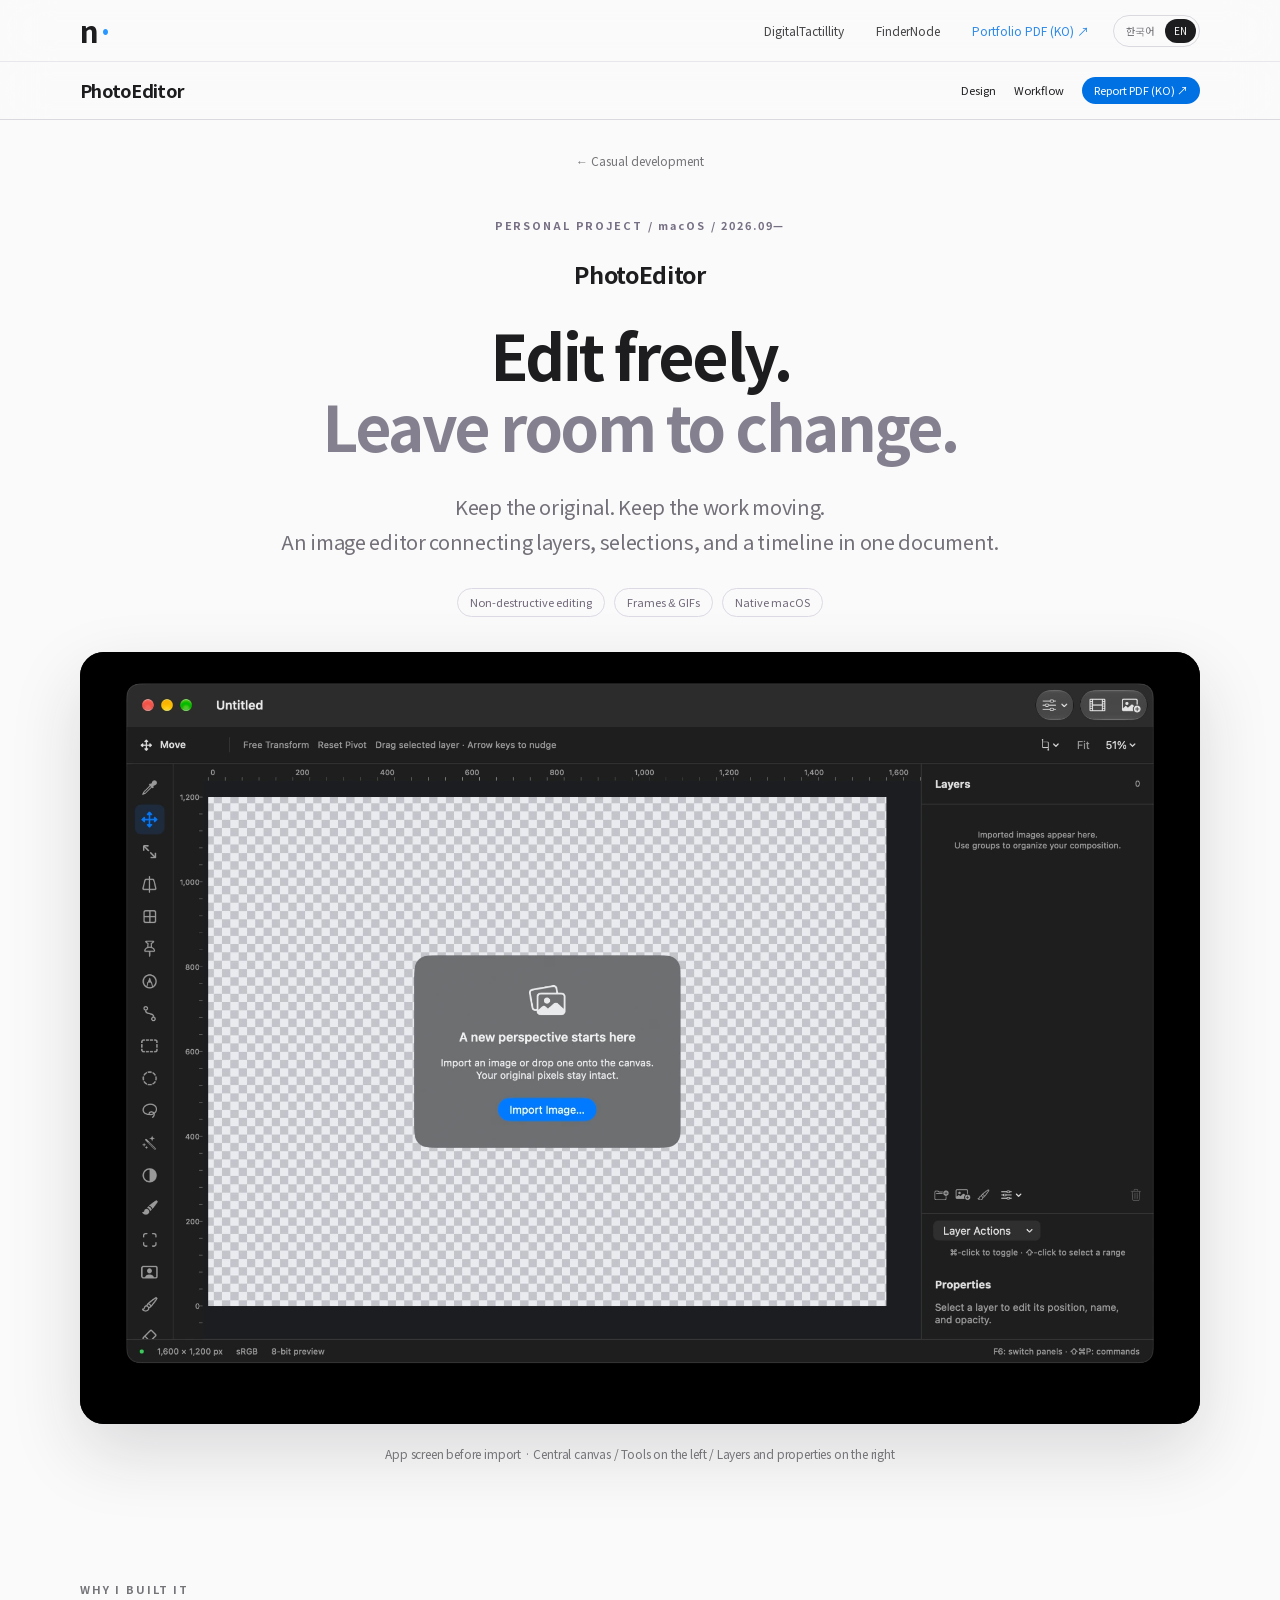
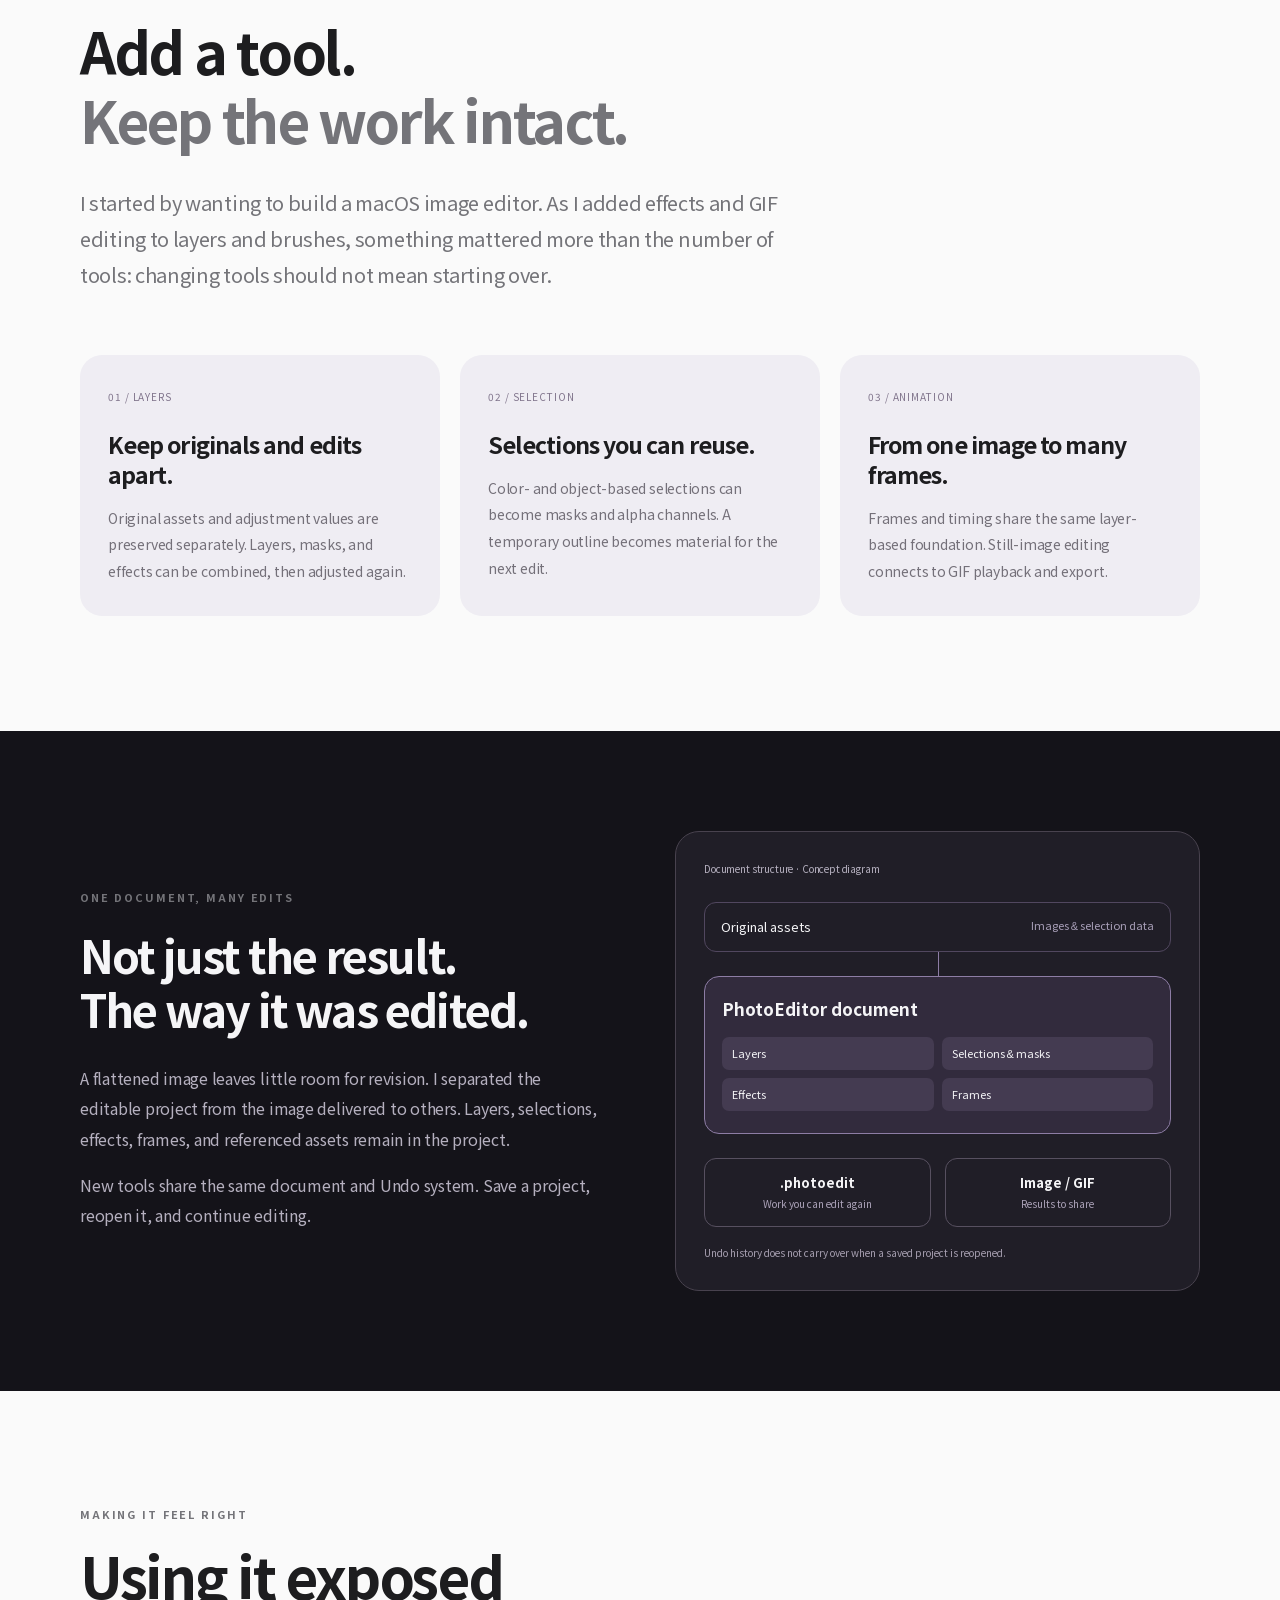
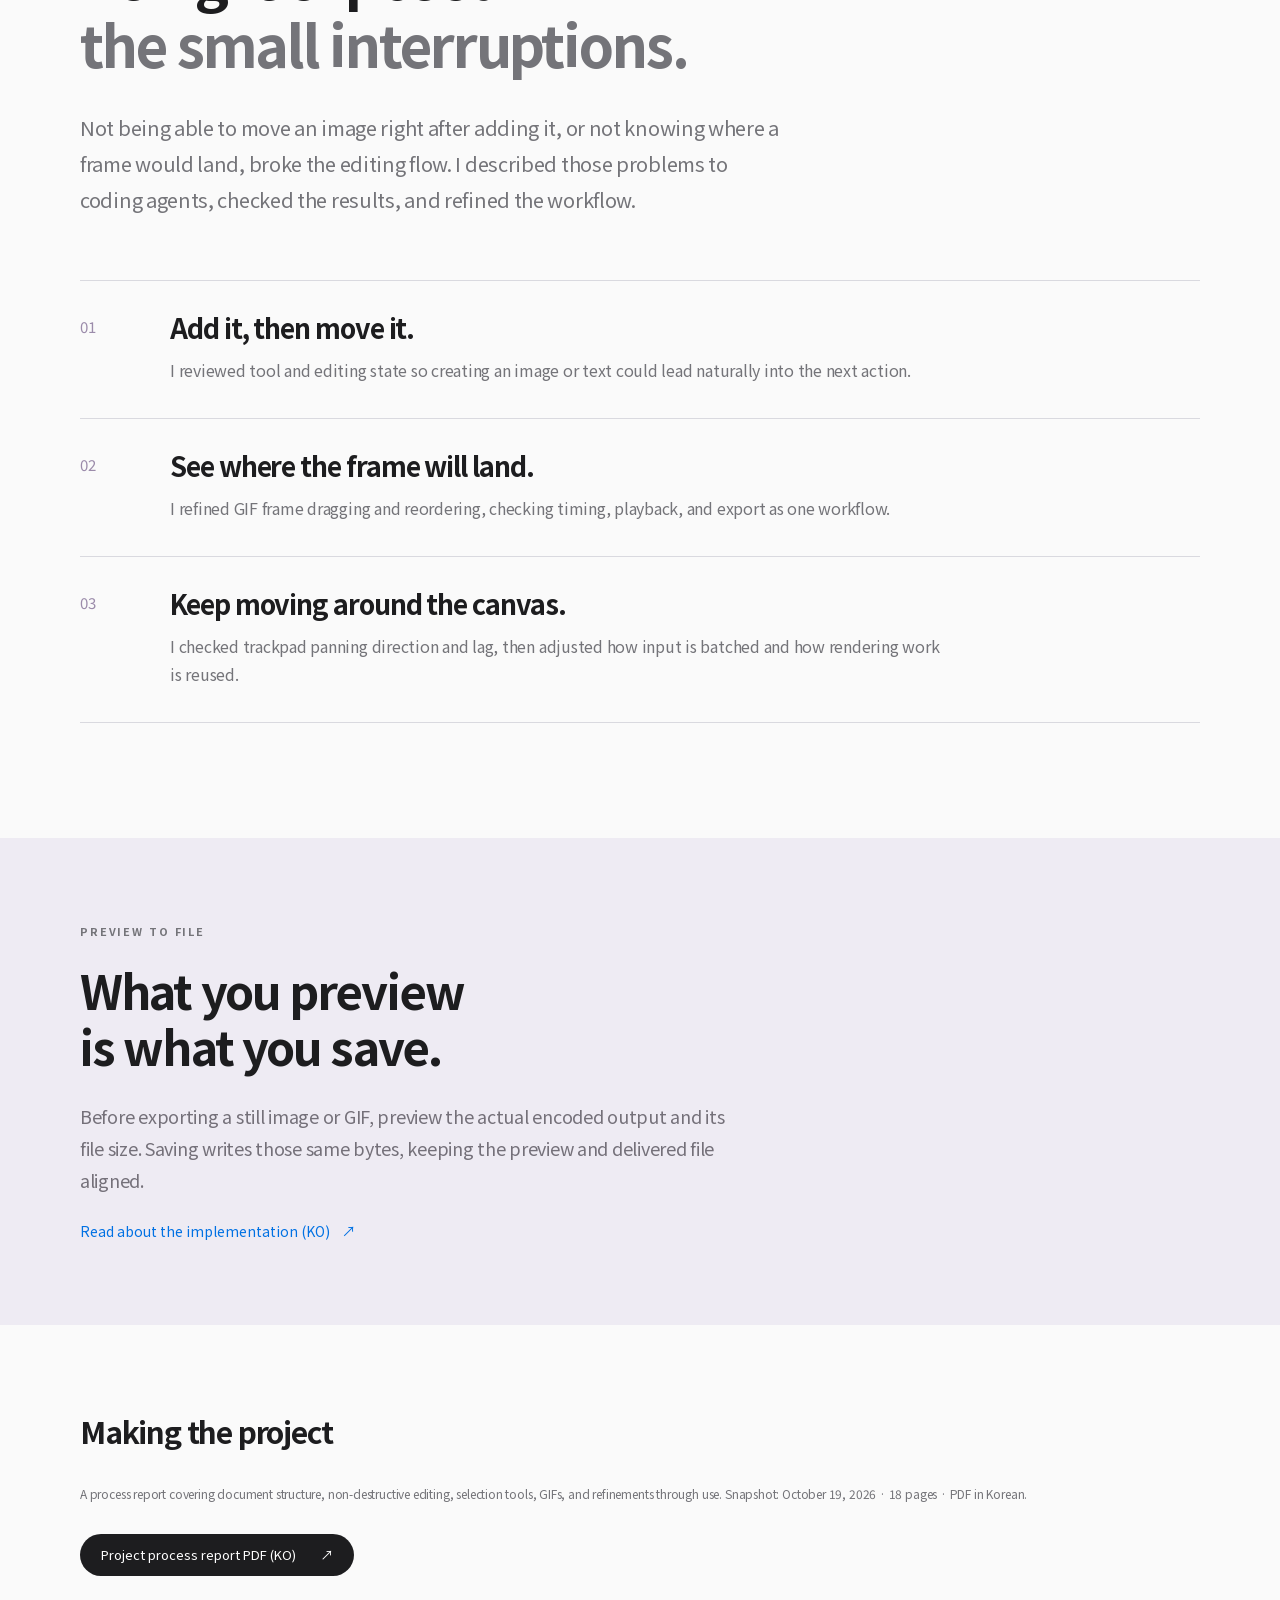
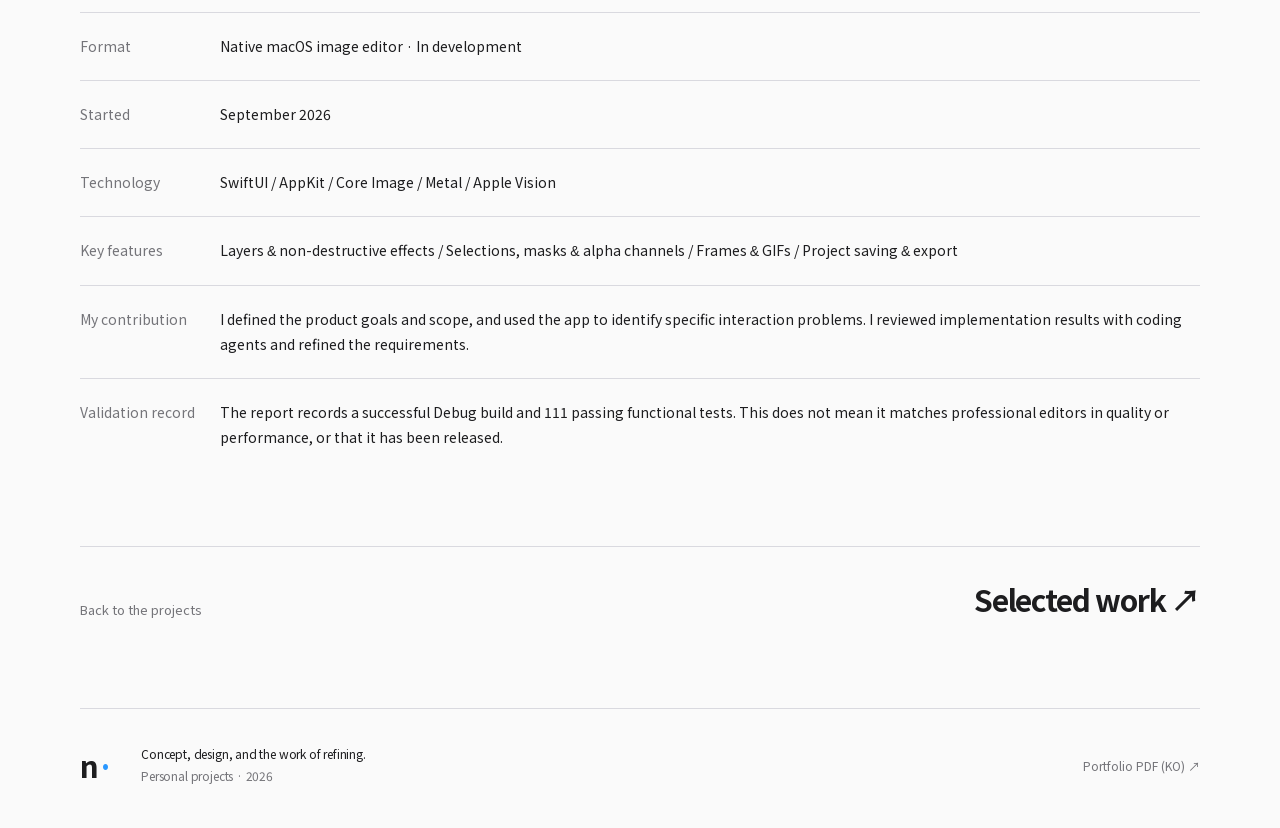
<file: en/photoeditor.html>
<!doctype html><html lang="en" data-language="en" data-page="photoeditor.html"><head><meta charset="utf-8"><meta name="viewport" content="width=device-width, initial-scale=1"><meta name="description" content="PhotoEditor is a macOS image-editing project that preserves originals and edit settings while connecting layers, selections, and GIF editing."><meta name="theme-color" content="#fafafa"><title>PhotoEditor — notopwn</title><link rel="icon" href="../assets/favicon.svg" type="image/svg+xml"><link rel="stylesheet" href="../style.css?v=copy-refine-1"><script src="../locale.js?v=copy-refine-1"></script><link rel="canonical" href="https://notopwn.github.io/art-technology-portfolio/en/photoeditor.html"><link rel="alternate" hreflang="ko" href="https://notopwn.github.io/art-technology-portfolio/photoeditor.html"><link rel="alternate" hreflang="en" href="https://notopwn.github.io/art-technology-portfolio/en/photoeditor.html"><link rel="alternate" hreflang="x-default" href="https://notopwn.github.io/art-technology-portfolio/photoeditor.html"></head><body class=""><a class="skip" href="#main">Skip to content</a><header class="nav"><a class="brand" href="./" aria-label="Portfolio home">n<span>·</span></a><nav aria-label="Main navigation"><a href="digitaltactillity.html">DigitalTactillity</a><a href="findernode.html">FinderNode</a><a class="nav-pdf" href="../assets/portfolio.pdf" target="_blank" rel="noopener">Portfolio PDF (KO) <span aria-hidden="true">↗</span></a></nav><div class="language-switch" role="group" aria-label="Language selection"><a href="../photoeditor.html" lang="ko" data-language-choice="ko">한국어</a><a href="photoeditor.html" lang="en" data-language-choice="en" aria-current="true">EN</a></div></header><main id="main">
<div class="product-bar"><a href="#">PhotoEditor</a><nav aria-label="Project navigation"><a href="#approach">Design</a><a href="#workflow">Workflow</a><a class="nav-report" href="../assets/photoeditor-process-report.pdf" target="_blank" rel="noopener">Report PDF (KO) ↗</a></nav></div>
<section class="pe-hero wrap"><a class="pe-back" href="./#casual-development">← Casual development</a><p class="eyebrow">PERSONAL PROJECT / macOS / 2026.09—</p><p class="product-name">PhotoEditor</p><h1>Edit freely.<br><span>Leave room to change.</span></h1><p class="pe-hero-copy">Keep the original. Keep the work moving.<br>An image editor connecting layers, selections, and a timeline in one document.</p><div class="pe-tags"><span>Non-destructive editing</span><span>Frames &amp; GIFs</span><span>Native macOS</span></div><button class="pe-screen image-button" data-image="../assets/photoeditor-workspace.webp" data-caption="PhotoEditor · App screenshot before importing an image" aria-label="Enlarge the PhotoEditor screen"><img src="../assets/photoeditor-workspace.webp" width="2048" height="1411" alt="An empty PhotoEditor document with a transparent canvas and import prompt, tools on the left, and layer and property panels on the right" fetchpriority="high"></button><p class="media-caption">App screen before import · Central canvas / Tools on the left / Layers and properties on the right</p></section>
<section id="approach" class="section wrap pe-intro"><div class="section-intro"><p class="eyebrow">WHY I BUILT IT</p><h2>Add a tool.<br><span class="muted">Keep the work intact.</span></h2><p>I started by wanting to build a macOS image editor. As I added effects and GIF editing to layers and brushes, something mattered more than the number of tools: changing tools should not mean starting over.</p></div><div class="pe-feature-grid"><article><span>01 / LAYERS</span><h3>Keep originals and edits apart.</h3><p>Original assets and adjustment values are preserved separately. Layers, masks, and effects can be combined, then adjusted again.</p></article><article><span>02 / SELECTION</span><h3>Selections you can reuse.</h3><p>Color- and object-based selections can become masks and alpha channels. A temporary outline becomes material for the next edit.</p></article><article><span>03 / ANIMATION</span><h3>From one image to many frames.</h3><p>Frames and timing share the same layer-based foundation. Still-image editing connects to GIF playback and export.</p></article></div></section>
<section class="pe-model"><div class="wrap pe-model-grid"><div><p class="eyebrow">ONE DOCUMENT, MANY EDITS</p><h2>Not just the result.<br>The way it was edited.</h2><p>A flattened image leaves little room for revision. I separated the editable project from the image delivered to others. Layers, selections, effects, frames, and referenced assets remain in the project.</p><p>New tools share the same document and Undo system. Save a project, reopen it, and continue editing.</p></div><div class="pe-model-diagram" role="img" aria-label="Concept diagram showing original assets, layers, selections, effects, and frames preserved in a PhotoEditor document, saved either as an editable project or an image or GIF"><p>Document structure · Concept diagram</p><div class="pe-source">Original assets <span>Images &amp; selection data</span></div><div class="pe-document"><strong>PhotoEditor document</strong><div><span>Layers</span><span>Selections &amp; masks</span><span>Effects</span><span>Frames</span></div></div><div class="pe-outputs"><div><strong>.photoedit</strong><span>Work you can edit again</span></div><div><strong>Image / GIF</strong><span>Results to share</span></div></div><small>Undo history does not carry over when a saved project is reopened.</small></div></div></section>
<section id="workflow" class="section wrap"><div class="section-intro"><p class="eyebrow">MAKING IT FEEL RIGHT</p><h2>Using it exposed<br><span class="muted">the small interruptions.</span></h2><p>Not being able to move an image right after adding it, or not knowing where a frame would land, broke the editing flow. I described those problems to coding agents, checked the results, and refined the workflow.</p></div><div class="pe-workflow"><article><span>01</span><div><h3>Add it, then move it.</h3><p>I reviewed tool and editing state so creating an image or text could lead naturally into the next action.</p></div></article><article><span>02</span><div><h3>See where the frame will land.</h3><p>I refined GIF frame dragging and reordering, checking timing, playback, and export as one workflow.</p></div></article><article><span>03</span><div><h3>Keep moving around the canvas.</h3><p>I checked trackpad panning direction and lag, then adjusted how input is batched and how rendering work is reused.</p></div></article></div></section>
<section class="pe-export"><div class="wrap"><p class="eyebrow">PREVIEW TO FILE</p><h2>What you preview<br>is what you save.</h2><p>Before exporting a still image or GIF, preview the actual encoded output and its file size. Saving writes those same bytes, keeping the preview and delivered file aligned.</p><a class="text-link" href="../assets/photoeditor-process-report.pdf" target="_blank" rel="noopener">Read about the implementation (KO) <span aria-hidden="true">↗</span></a></div></section>
<section class="spec-section wrap"><h2>Making the project</h2><div class="report-download" style="margin-bottom:36px"><p class="small-note">A process report covering document structure, non-destructive editing, selection tools, GIFs, and refinements through use. Snapshot: October 19, 2026 · 18 pages · PDF in Korean.</p><a class="button" href="../assets/photoeditor-process-report.pdf" target="_blank" rel="noopener">Project process report PDF (KO) <span aria-hidden="true">↗</span></a></div><dl><div><dt>Format</dt><dd>Native macOS image editor · In development</dd></div><div><dt>Started</dt><dd>September 2026</dd></div><div><dt>Technology</dt><dd>SwiftUI / AppKit / Core Image / Metal / Apple Vision</dd></div><div><dt>Key features</dt><dd>Layers &amp; non-destructive effects / Selections, masks &amp; alpha channels / Frames &amp; GIFs / Project saving &amp; export</dd></div><div><dt>My contribution</dt><dd>I defined the product goals and scope, and used the app to identify specific interaction problems. I reviewed implementation results with coding agents and refined the requirements.</dd></div><div><dt>Validation record</dt><dd>The report records a successful Debug build and 111 passing functional tests. This does not mean it matches professional editors in quality or performance, or that it has been released.</dd></div></dl><a class="next-project" href="./#casual-development"><span>Back to the projects</span><strong>Selected work ↗</strong></a></section>
</main><footer class="footer wrap"><a class="brand" href="./">n<span>·</span></a><p>Concept, design, and the work of refining.<br><span>Personal projects · 2026</span></p><a href="../assets/portfolio.pdf" target="_blank" rel="noopener">Portfolio PDF (KO) ↗</a></footer><dialog class="viewer" aria-label="Project media"><button class="viewer-close" aria-label="Close">×</button><div class="viewer-content"></div></dialog><script src="../site.js?v=copy-refine-1"></script></body></html>
</file>
<file: style.css>
@font-face{font-family:Portfolio;src:url('assets/regular.woff') format('woff');font-weight:100 500;font-display:swap}@font-face{font-family:Portfolio;src:url('assets/bold.woff') format('woff');font-weight:600 900;font-display:swap}:root{--bg:#fafafa;--ink:#1d1d1f;--secondary:#747479;--line:#d9d9df;--blue:#0071e3;--surface:#f0f0f3;--nav:rgba(250,250,252,.82)}*{box-sizing:border-box}html{scroll-behavior:smooth;scroll-padding-top:110px}body{margin:0;background:var(--bg);color:var(--ink);font-family:-apple-system,BlinkMacSystemFont,'Helvetica Neue',Portfolio,sans-serif;-webkit-font-smoothing:antialiased;word-break:keep-all;overflow-wrap:break-word}body.dark{--bg:#070708;--ink:#f5f5f7;--secondary:#98989f;--line:#303034;--surface:#151518;--nav:rgba(14,14,17,.84)}a{color:inherit;text-decoration:none}button{font:inherit;color:inherit;border:0;background:none;cursor:pointer}button,a{-webkit-tap-highlight-color:transparent}button:focus-visible,a:focus-visible,input:focus-visible,[tabindex]:focus-visible{outline:3px solid #2997ff;outline-offset:5px}img{display:block;max-width:100%;height:auto}h1,h2,h3,p{margin:0}h1,h2,h3{letter-spacing:-.055em;line-height:1.15}p{font-size:19px;line-height:1.8;letter-spacing:-.025em}.wrap{width:min(1120px,calc(100% - 80px));margin-inline:auto}.muted{color:var(--secondary)}.silver{background:linear-gradient(100deg,#fff 10%,#a3a3b1 58%,#5d5d70);background-clip:text;-webkit-background-clip:text;color:transparent}.eyebrow{font-size:11px!important;line-height:1.6;letter-spacing:.17em!important;font-weight:650;color:var(--secondary)}.nav{height:62px;width:100%;padding:0 max(40px,calc((100% - 1120px)/2));display:flex;align-items:center;justify-content:space-between;gap:30px;position:sticky;top:0;z-index:50;background:var(--nav);backdrop-filter:blur(24px);-webkit-backdrop-filter:blur(24px);border-bottom:1px solid color-mix(in srgb,var(--line),transparent 45%)}.brand{font-size:30px;font-weight:800;letter-spacing:-.08em;line-height:1}.brand span{color:#2997ff}.nav nav{display:flex;gap:32px;align-items:center;font-size:12px;font-weight:500}.nav nav a{opacity:.82;transition:opacity .2s}.nav nav a:hover{opacity:1}.nav-pdf{color:var(--blue)}.dark .nav-pdf{color:#60abff}.skip{position:fixed;left:20px;top:-100px;z-index:100;background:#fff;color:#111;padding:12px}.skip:focus{top:12px}.home-intro{padding-top:106px;padding-bottom:78px}.home-intro h1{font-size:clamp(62px,7.5vw,100px);margin:26px 0 36px;font-weight:700;line-height:1.13}.hero-copy{font-size:21px;font-weight:500;line-height:1.7;color:var(--secondary)}.home-intro .hero-copy{color:var(--ink)}.hero-copy>span{display:inline-block;margin-top:10px;font-size:16px;color:var(--secondary);font-weight:400}.text-link{display:inline-flex;align-items:center;gap:12px;font-size:16px;color:var(--blue);padding:0}.text-link span{transition:transform .2s}.text-link:hover span{transform:translate(3px,2px)}.home-intro .text-link{margin-top:28px}.dark .text-link{color:#7ab7ff}.work-list{display:grid;gap:28px}.work-card{min-height:610px;border-radius:32px;position:relative;overflow:hidden;isolation:isolate;display:grid;grid-template-columns:1fr 1fr}.card-copy{padding:58px 0 60px 58px;z-index:2}.card-copy h2{font-size:24px;letter-spacing:-.04em;margin-top:19px}.card-headline{font-size:48px;font-weight:700;letter-spacing:-.06em;line-height:1.2;margin:26px 0 22px}.card-copy>p:not(.card-headline):not(.eyebrow){font-size:17px;line-height:1.7;color:var(--secondary)}.button{display:inline-flex;align-items:center;gap:24px;border-radius:30px;background:#1d1d1f;color:#fff;font-size:13px;padding:13px 21px;margin-top:28px;transition:transform .2s,background .2s}.button:hover{transform:translateY(-2px);background:#37373c}.button.light{background:#f5f5f7;color:#1d1d1f}.tactile-card{background:#08080c;color:#f5f5f7;--secondary:#a1a1ad}.tactile-stage{position:relative;min-width:0}.stage-glow{position:absolute;inset:15% -10% 0 -15%;background:radial-gradient(ellipse,#32375266,transparent 65%)}.phone{border:7px solid #28282b;outline:1px solid #55555d;background:#050506;border-radius:37px;overflow:hidden;box-shadow:0 22px 55px #0003;position:relative;width:220px;flex-shrink:0}.phone img{width:100%;height:auto}.phone-tactile{position:absolute;width:230px;top:95px;left:0;transform:rotate(-12deg)}.phone-trajectory{position:absolute;width:210px;top:155px;left:195px;transform:rotate(10deg)}.finder-card{background:#eaecef;min-height:580px}.finder-preview{position:relative;min-width:0}.finder-preview img{position:absolute;width:690px;max-width:none;top:144px;left:-22px;border-radius:11px;box-shadow:0 22px 55px #15152038;transform:perspective(1300px) rotateY(-9deg) rotateZ(-3deg)}.about-section{padding-block:150px;display:grid;grid-template-columns:1fr 2fr;gap:60px}.about-section h2{font-size:42px;margin-bottom:30px}.about-section p:not(.eyebrow){color:var(--secondary);font-size:18px}.about-section p+p{margin-top:22px}.footer{border-top:1px solid var(--line);padding-top:35px;padding-bottom:40px;display:flex;align-items:center;gap:30px}.footer p{font-size:12px;line-height:1.8}.footer p span{color:var(--secondary)}.footer>a:last-child{margin-left:auto;font-size:12px;color:var(--secondary)}.product-bar{height:58px;border-bottom:1px solid var(--line);padding:0 max(40px,calc((100% - 1120px)/2));display:flex;align-items:center;justify-content:space-between;gap:20px;position:sticky;top:62px;z-index:40;background:var(--nav);backdrop-filter:blur(22px)}.product-bar>a{font-size:18px;font-weight:600;letter-spacing:-.04em}.product-bar nav{display:flex;gap:25px;font-size:11px;align-items:center}.product-bar button{font-size:11px;color:var(--blue);padding:0}.dark .product-bar button{color:#7ab7ff}.product-hero{text-align:center;padding-top:88px}.product-name{font-size:23px;font-weight:600;margin:20px 0 24px;letter-spacing:-.045em}.product-hero h1{font-size:clamp(48px,6.2vw,80px);font-weight:700;line-height:1.2}.product-hero .hero-copy{margin-top:29px;font-size:20px}.dt-hero .text-link{margin-top:25px}.dt-hero-media{height:570px;position:relative;overflow:hidden;margin-top:50px;background:radial-gradient(ellipse at center,#21212d66 0%,transparent 66%);border-radius:30px}.tactile-art{height:100%;width:100%;object-fit:contain;mix-blend-mode:screen}.hero-art-caption{position:absolute;left:0;right:0;bottom:28px;font-size:13px;color:#a7a7b5}.section{padding-block:115px}.section-intro{max-width:850px;margin-bottom:62px}.section-intro h2{font-size:clamp(37px,4.5vw,57px);margin:20px 0 30px;line-height:1.2}.section-intro>p:not(.eyebrow){max-width:700px;color:var(--secondary);font-size:20px}.role-explorer{border-radius:26px;background:#141417;overflow:hidden}.role-tabs{display:grid;grid-template-columns:repeat(3,1fr);border-bottom:1px solid #313137}.role-tabs button{padding:25px 28px;text-align:left;font-size:12px;color:#7f7f8d;border-right:1px solid #313137}.role-tabs button:last-child{border-right:0}.role-tabs button span{display:block;font-size:19px;margin-top:9px;font-weight:600;color:#9999a6}.role-tabs button[aria-selected=true]{background:#202027;color:#8abcff}.role-tabs button[aria-selected=true] span{color:#fff}.role-panel{padding:55px;min-height:310px;background:radial-gradient(ellipse at right bottom,#252b4945,transparent 60%)}.role-number{font-size:11px;letter-spacing:.15em;color:#81b4ff}.role-panel h3{font-size:38px;margin:17px 0 20px}.role-panel .role-body{max-width:660px;color:#a9a9b4;font-size:18px}.recording-section{background:#101012;overflow:hidden}.recording-grid{display:grid;grid-template-columns:1fr 1fr;align-items:center;gap:50px}.recording-copy h2{font-size:44px;line-height:1.2;margin:20px 0 30px}.recording-copy p:not(.eyebrow){color:var(--secondary);font-size:18px}.recording-copy p+p{margin-top:22px}.small-note{font-size:12px!important;line-height:1.8!important;color:var(--secondary)}.recording-phones{height:550px;position:relative}.recording-phones .phone{position:absolute;left:10px;top:35px;width:224px;z-index:2;transform:rotate(-5deg);padding:0}.recording-phones .back-phone{width:204px;left:220px;top:80px;z-index:1;transform:rotate(8deg)}.image-button{padding:0;text-align:inherit;display:block;transition:transform .3s}.image-button:hover{transform:translateY(-3px)}.critique-layout{display:grid;grid-template-columns:1.25fr 1fr;gap:100px;align-items:center}.critique-text blockquote{font-size:32px;line-height:1.35;letter-spacing:-.03em;margin:22px 0 28px;font-weight:600}.translation{font-size:19px;color:#c3c3cd}.critique-text .small-note{margin:18px 0 30px}.critique-text>p:last-child{color:var(--secondary);font-size:18px}.critique-screen{width:100%;max-width:350px;border-radius:22px;background:#f0eff5;overflow:hidden;box-shadow:0 20px 90px #29294533}.critique-screen img{width:100%}.critique-screen span{display:block;padding:18px;text-align:center;font-size:12px;color:#55555f}.dt-closing{background:linear-gradient(130deg,#14141d,#0b0b0e);text-align:center}.dt-closing h2{font-size:56px;margin:25px 0 30px;line-height:1.2}.dt-closing p:not(.eyebrow){color:var(--secondary);font-size:20px}.spec-section{padding-block:90px}.spec-section>h2{font-size:30px;margin-bottom:35px}.spec-section dl{margin:0}.spec-section dl>div{display:grid;grid-template-columns:170px 1fr;padding:21px 0;border-top:1px solid var(--line);font-size:14px;line-height:1.8}.spec-section dt{color:var(--secondary)}.spec-section dd{margin:0}.next-project{display:flex;align-items:flex-end;justify-content:space-between;margin-top:75px;padding-top:35px;border-top:1px solid var(--line)}.next-project span{font-size:13px;color:var(--secondary)}.next-project strong{font-size:30px;letter-spacing:-.04em}.fn-hero .mac-frame{margin-top:65px}.mac-frame img{width:100%;border:8px solid #343437;border-radius:18px;box-shadow:0 35px 75px #1a25452a}.media-caption{font-size:12px;color:var(--secondary);text-align:center;margin-top:22px}.view-switcher{margin-top:65px}.segmented{display:flex;width:max-content;background:#e7e7ec;padding:5px;border-radius:26px;gap:4px;margin:0 auto 30px}.segmented button{padding:10px 25px;border-radius:22px;font-size:13px;color:#66666f;transition:background .2s,box-shadow .2s}.segmented button[aria-selected=true]{background:#fff;color:#1d1d1f;box-shadow:0 2px 8px #00000013}.app-screen{border-radius:18px;overflow:hidden;box-shadow:0 20px 60px #14172621;width:100%}.app-screen img{width:100%}.view-description{text-align:center;font-size:14px;color:var(--secondary);margin-top:26px}.two-copy{display:grid;grid-template-columns:1fr 1.4fr;gap:100px;margin-top:100px}.two-copy h3,.two-copy h2{font-size:43px;line-height:1.2}.two-copy p{font-size:18px;color:var(--secondary)}.two-copy p+p{margin-top:20px}.assembly-section{background:#f0f0f3}.assembly-demo{display:grid;grid-template-columns:1fr 1.3fr;gap:70px;align-items:center;margin-top:90px}.assembly-demo h3{font-size:37px;margin:20px 0 20px}.assembly-demo>div>p:not(.eyebrow){font-size:16px;color:var(--secondary)}.demo-ui{border-radius:20px;background:#fff;border:1px solid #dddde5;overflow:hidden;box-shadow:0 15px 45px #1616330a}.demo-tabs{display:flex;border-bottom:1px solid #e7e7ed}.demo-tabs button{padding:19px 25px;font-size:13px;flex:1;color:#777780}.demo-tabs button[aria-selected=true]{color:#0071e3;background:#f3f8ff;box-shadow:inset 0 -2px #0071e3}.source-options{padding:20px 25px}.source-options label{display:flex;align-items:center;gap:12px;padding:14px 0;font-size:14px;cursor:pointer}.source-options label span{font-size:10px;color:#999}.source-options input{accent-color:#0071e3;width:16px;height:16px}.bundle-result{padding:24px;background:#fafafa;border-top:1px solid #ededf2;display:flex;flex-direction:column;gap:8px;font-size:12px}.bundle-result strong{font-size:20px;letter-spacing:-.03em}.detail-strip{display:grid;grid-template-columns:repeat(3,1fr);gap:35px;margin-top:90px;padding-top:45px;border-top:1px solid var(--line)}.detail-strip article>span{font-size:12px;color:var(--blue)}.detail-strip h3{font-size:21px;margin:20px 0 15px;line-height:1.35}.detail-strip p{font-size:15px;color:var(--secondary)}.viewer{position:fixed;border:0;padding:60px 30px 30px;max-width:min(1300px,96vw);max-height:94vh;background:#161619;color:#fff;border-radius:18px;box-shadow:0 30px 100px #0007}.viewer::backdrop{background:#000b;backdrop-filter:blur(10px)}.viewer-close{position:fixed;font-size:30px;background:#35353b;line-height:36px;width:38px;height:38px;border-radius:50%;right:calc(50% - min(650px,48vw) + 15px);top:calc(3vh + 10px);z-index:5}.viewer-content img{max-height:75vh;max-width:100%;object-fit:contain;margin:auto}.viewer-content video{display:block;max-height:75vh;width:auto;max-width:100%;margin:auto;background:#000}.viewer-content p{font-size:12px;color:#bbb;text-align:center;margin-top:16px}.js .reveal{opacity:0;transform:translateY(24px);transition:opacity .8s ease,transform .8s cubic-bezier(.2,.7,.3,1)}.js .reveal.visible{opacity:1;transform:none}
@media(min-width:1500px){.wrap{width:1200px}.nav,.product-bar{padding-inline:calc((100% - 1200px)/2)}}
@media(max-width:950px){.wrap{width:calc(100% - 48px)}.nav,.product-bar{padding-inline:24px}.work-card{min-height:550px}.card-copy{padding-left:35px}.card-headline{font-size:39px}.phone-tactile{width:195px;top:125px;left:0}.phone-trajectory{width:170px;left:150px;top:200px}.finder-preview img{width:570px;left:0;top:170px}.about-section{gap:25px;grid-template-columns:1fr 2.3fr}.about-section h2{font-size:34px}.recording-grid{gap:10px}.recording-copy h2{font-size:36px}.recording-phones .phone{width:180px;left:0;top:60px}.recording-phones .back-phone{width:160px;left:150px;top:100px}.critique-layout{gap:45px}.critique-text blockquote{font-size:27px}.two-copy{gap:45px}.two-copy h2,.two-copy h3{font-size:35px}.assembly-demo{gap:35px}.section-intro{max-width:100%}.dt-hero-media{height:480px}}
@media(max-width:650px){.wrap{width:calc(100% - 40px)}.nav{height:56px;padding-inline:20px;gap:15px}.nav nav{gap:18px;font-size:10px}.nav-pdf{font-size:0}.nav-pdf span{font-size:17px}.brand{font-size:28px}.home-intro{padding-top:70px;padding-bottom:55px}.home-intro h1{font-size:59px;margin:23px 0 27px}.hero-copy{font-size:18px}.hero-copy>span{font-size:13px}.home-intro .text-link{font-size:14px;margin-top:23px}.work-list{gap:20px}.work-card{grid-template-columns:1fr;min-height:790px;border-radius:24px}.card-copy{padding:33px 30px 0}.card-copy h2{font-size:22px;margin-top:16px}.card-headline{font-size:38px;margin:23px 0 18px}.card-copy>p:not(.card-headline):not(.eyebrow){font-size:15px}.button{font-size:12px;padding:11px 18px;margin-top:22px}.tactile-stage{height:345px}.phone{border-radius:27px;border-width:5px}.phone-tactile{width:175px;top:15px;left:calc(50% - 146px)}.phone-trajectory{width:155px;left:calc(50% + 5px);top:70px}.finder-card{min-height:700px}.finder-preview{height:290px}.finder-preview img{width:450px;max-width:none;top:25px;left:30px;transform:rotate(-4deg)}.about-section{padding-block:80px;display:block}.about-section h2{font-size:31px;margin-top:23px}.about-section p:not(.eyebrow){font-size:16px}.footer{padding-block:28px;gap:20px;flex-wrap:wrap}.footer p{font-size:10px}.footer>a:last-child{font-size:10px}.product-bar{top:56px;height:53px;padding-inline:20px}.product-bar>a{font-size:15px}.product-bar nav{gap:17px;font-size:10px}.product-bar button{font-size:10px}.product-hero{padding-top:60px}.product-name{font-size:19px;margin:17px 0 25px}.product-hero h1{font-size:43px;line-height:1.24}.product-hero .hero-copy{font-size:16px;margin-top:25px}.product-hero .eyebrow{font-size:9px!important}.dt-hero .text-link{font-size:14px}.dt-hero-media{height:390px;margin-top:26px}.hero-art-caption{font-size:11px;bottom:18px}.section{padding-block:75px}.section-intro{margin-bottom:38px}.section-intro h2{font-size:34px;margin:18px 0 24px}.section-intro>p:not(.eyebrow){font-size:17px;line-height:1.85}.role-tabs button{padding:18px 13px;font-size:10px}.role-tabs button span{font-size:14px;margin-top:8px}.role-panel{padding:30px 25px;min-height:320px}.role-panel h3{font-size:31px}.role-panel .role-body{font-size:16px}.recording-grid{grid-template-columns:1fr;gap:30px}.recording-copy h2{font-size:34px}.recording-copy p:not(.eyebrow){font-size:16px}.recording-phones{height:440px}.recording-phones .phone{width:180px;left:calc(50% - 152px);top:20px}.recording-phones .back-phone{width:160px;left:calc(50% + 8px);top:55px}.critique-layout{grid-template-columns:1fr;gap:40px}.critique-text blockquote{font-size:27px}.critique-text>p:last-child{font-size:16px}.critique-screen{width:270px;margin:auto}.dt-closing h2{font-size:35px}.dt-closing p:not(.eyebrow){font-size:16px}.spec-section{padding-block:65px}.spec-section>h2{font-size:25px}.spec-section dl>div{grid-template-columns:80px 1fr;gap:15px;font-size:12px;padding:18px 0}.next-project{margin-top:50px;align-items:flex-start;gap:20px;flex-direction:column}.next-project strong{font-size:27px}.fn-hero .mac-frame{margin-top:40px;width:calc(100% + 10px);margin-left:-5px}.mac-frame img{border-width:4px;border-radius:9px;box-shadow:0 18px 35px #1a25452a}.media-caption{font-size:10px;line-height:1.8}.view-switcher{margin-top:40px}.segmented{margin-bottom:20px}.segmented button{padding:9px 22px;font-size:12px}.app-screen{border-radius:8px}.view-description{font-size:12px;line-height:1.8;margin-top:20px}.two-copy{grid-template-columns:1fr;gap:25px;margin-top:60px}.two-copy h2,.two-copy h3{font-size:34px}.two-copy p{font-size:16px}.assembly-demo{grid-template-columns:1fr;gap:30px;margin-top:60px}.assembly-demo h3{font-size:31px}.assembly-demo>div>p:not(.eyebrow){font-size:15px}.demo-tabs button{font-size:12px}.source-options{padding:16px 22px}.source-options label{font-size:13px}.bundle-result strong{font-size:18px}.detail-strip{grid-template-columns:1fr;gap:35px;margin-top:55px;padding-top:35px}.detail-strip article{display:grid;grid-template-columns:25px 1fr;gap:0 15px}.detail-strip h3{margin:0 0 10px;font-size:21px}.detail-strip p{grid-column:2;font-size:15px}.viewer{padding:50px 13px 20px;max-width:96vw;max-height:94vh}.viewer-close{right:calc(2vw + 10px)}.viewer-content img{max-height:73vh}.viewer-content video{max-height:73vh}}
@media(prefers-reduced-motion:reduce){html{scroll-behavior:auto}*,*:before,*:after{transition:none!important;animation:none!important}.js .reveal{opacity:1;transform:none}}

/* Report access at the start of the page and beside each project. */
.report-shortcuts{margin-top:30px;scroll-margin-top:100px}.report-shortcuts>p{font-size:11px;letter-spacing:.03em;color:var(--secondary);margin-bottom:11px}.report-shortcuts>div{display:flex;gap:10px;flex-wrap:wrap}.report-shortcuts a{display:flex;align-items:center;gap:24px;padding:12px 17px;border:1px solid #dcdce2;background:#fff;border-radius:12px;font-size:13px;font-weight:550;transition:border-color .2s,background .2s}.report-shortcuts a:hover{border-color:#0071e3;background:#f3f8ff}.report-shortcuts a span{font-size:10px;color:#0071e3}.card-report{display:inline-block;margin:28px 0 0 18px;font-size:12px;color:#0071e3}.tactile-card .card-report{color:#85bcff}.card-report:hover{text-decoration:underline}.product-bar nav .nav-report{background:#0071e3;color:white;border-radius:18px;padding:7px 12px;white-space:nowrap}.product-bar nav .nav-report:hover{background:#007beF}@media(max-width:650px){.report-shortcuts{margin-top:25px}.report-shortcuts>div{gap:8px}.report-shortcuts a{font-size:12px;gap:15px;padding:11px 13px}.card-report{margin-left:14px;font-size:11px}.product-bar nav{gap:12px}.product-bar nav .nav-report{font-size:10px;padding:6px 9px}}

/* Casual development: a smaller visual project block. */
.casual-section{padding-top:72px;padding-bottom:16px;scroll-margin-top:100px}.casual-heading{display:flex;align-items:baseline;gap:24px;margin-bottom:25px}.casual-heading h2{font-size:25px;letter-spacing:-.04em}.casual-heading>p{font-size:13px;color:var(--secondary)}.side-project{position:relative;display:grid;grid-template-columns:37% 63%;min-height:420px;overflow:hidden;border-radius:28px;background:#111115;color:#f5f5f7;isolation:isolate}.side-copy{padding:42px 0 42px 40px;position:relative;z-index:2}.side-copy .eyebrow{color:#aaa5bf;font-size:9px!important;letter-spacing:.1em!important}.side-copy h3{font-size:21px;margin-top:19px;letter-spacing:-.025em}.side-headline{font-size:35px;line-height:1.2;font-weight:650;letter-spacing:-.045em;margin-top:19px}.side-description{font-size:13px;color:#b3b1bc;margin-top:20px;line-height:1.8}.side-actions{margin-top:25px;display:flex;align-items:center;flex-wrap:wrap;gap:15px}.side-actions .button{font-size:12px;padding:10px 16px}.side-report{font-size:10px;color:#9dbdff}.side-report:hover{text-decoration:underline}.side-visual{display:flex;align-items:center;width:112%;margin-left:0;background:radial-gradient(ellipse at center,#393447 0,transparent 69%);padding-block:30px;transition:transform .35s}.side-visual:hover{transform:translateY(-4px)}.side-visual img{width:100%;filter:drop-shadow(0 20px 30px #0009)}
.pe-back{display:inline-block;font-size:12px;color:var(--secondary);margin-bottom:48px}.pe-hero{padding-top:30px;text-align:center}.pe-hero>.eyebrow{color:#777084}.pe-hero .product-name{font-size:23px;margin:20px 0 25px}.pe-hero h1{font-size:68px;line-height:1.14;letter-spacing:-.06em}.pe-hero h1>span{color:#85808f}.pe-hero-copy{font-size:20px;color:#747079;line-height:1.75;margin-top:28px}.pe-tags{display:flex;justify-content:center;gap:9px;flex-wrap:wrap;margin:28px 0 35px}.pe-tags span{font-size:11px;padding:7px 12px;border:1px solid #ddd9e4;border-radius:30px;color:#706778}.pe-screen{display:block;width:100%;background:#000;border-radius:24px;overflow:hidden;box-shadow:0 28px 70px #24203026}.pe-screen img{width:100%}.pe-hero .media-caption{margin-top:20px}.pe-feature-grid{display:grid;grid-template-columns:repeat(3,minmax(0,1fr));gap:20px;margin-top:55px}.pe-feature-grid article{padding:30px 28px;background:#efedf3;border-radius:22px}.pe-feature-grid article>span{font-size:10px;letter-spacing:.09em;color:#81758c}.pe-feature-grid h3{font-size:23px;line-height:1.3;margin:27px 0 15px}.pe-feature-grid p{font-size:14px;color:#747079;line-height:1.9}.pe-model{padding:100px 0;background:#141319;color:#f5f5f7}.pe-model-grid{display:grid;grid-template-columns:1fr 1fr;gap:70px;align-items:center}.pe-model h2{font-size:45px;line-height:1.2;margin:22px 0 27px}.pe-model-grid>div>p:not(.eyebrow){font-size:16px;color:#b5b0bf;margin-top:16px;line-height:1.9}.pe-model-diagram{padding:28px;border:1px solid #48424e;border-radius:24px;background:#201e27}.pe-model-diagram>p{font-size:10px!important;margin:0 0 23px!important;letter-spacing:.08em;color:#a6a0b0}.pe-source{padding:16px;border:1px solid #51475f;border-radius:12px;font-size:13px}.pe-source span{float:right;color:#a89fb8;font-size:11px}.pe-document{margin-top:24px;position:relative;border:1px solid #8d7da5;border-radius:15px;padding:22px 17px;background:#322b3d}.pe-document:before{content:"";position:absolute;height:24px;width:1px;background:#8d7da5;left:50%;top:-25px}.pe-document>strong{font-size:17px}.pe-document>div{display:grid;grid-template-columns:1fr 1fr;gap:8px;margin-top:18px}.pe-document>div>span{font-size:11px;background:#443b51;padding:10px;border-radius:7px}.pe-outputs{display:grid;grid-template-columns:1fr 1fr;gap:14px;margin-top:24px}.pe-outputs>div{border:1px solid #575060;border-radius:12px;padding:16px 12px;text-align:center}.pe-outputs strong{display:block;font-size:13px}.pe-outputs span{display:block;font-size:10px;color:#aba2b8;margin-top:7px}.pe-model-diagram small{display:block;font-size:10px;color:#a59eaf;line-height:1.7;margin-top:18px}.pe-workflow{margin-top:55px;border-top:1px solid var(--line)}.pe-workflow article{display:grid;grid-template-columns:65px 1fr;gap:25px;padding:32px 0;border-bottom:1px solid var(--line)}.pe-workflow article>span{font-size:15px;color:#9b8baa;padding-top:5px}.pe-workflow h3{font-size:27px;margin-bottom:13px}.pe-workflow p{font-size:16px;color:var(--secondary);max-width:780px}.pe-export{padding:85px 0;background:#eeebf3}.pe-export h2{font-size:47px;margin:22px 0 25px;line-height:1.2}.pe-export p:not(.eyebrow){font-size:18px;max-width:670px;color:#747079}.pe-export .text-link{font-size:14px;margin-top:25px}
@media(max-width:850px){.side-project{grid-template-columns:40% 60%}.side-copy{padding-left:28px}.side-headline{font-size:31px}.side-actions{align-items:flex-start;flex-direction:column}.pe-model-grid{gap:35px}.pe-feature-grid{gap:12px}.pe-feature-grid article{padding:25px 20px}.pe-feature-grid h3{font-size:21px}}
@media(max-width:650px){.casual-section{padding-top:48px}.casual-heading{display:block}.casual-heading h2{font-size:23px}.casual-heading>p{font-size:12px;line-height:1.8;margin-top:12px}.side-project{grid-template-columns:1fr;border-radius:22px;min-height:0}.side-copy{padding:30px 27px 0}.side-headline{font-size:32px;margin-top:14px}.side-headline br{display:none}.side-description{margin-top:15px}.side-copy h3{margin-top:16px;font-size:19px}.side-actions{flex-direction:row;align-items:center;margin-top:23px}.side-visual{width:100%;padding:23px 8px 12px;margin:0}.pe-back{margin-bottom:35px}.pe-hero{padding-top:22px}.pe-hero .product-name{font-size:19px;margin:17px 0 22px}.pe-hero h1{font-size:41px;line-height:1.2}.pe-hero-copy{font-size:16px;margin-top:23px}.pe-tags{gap:6px;margin:25px 0}.pe-tags span{font-size:9px;padding:6px 9px}.pe-screen{border-radius:13px;box-shadow:0 15px 35px #24203024}.pe-hero .media-caption{font-size:10px;line-height:1.8}.pe-feature-grid{grid-template-columns:1fr;margin-top:35px;gap:15px}.pe-feature-grid article{padding:27px}.pe-feature-grid h3{font-size:24px;margin:18px 0 13px}.pe-model{padding:65px 0}.pe-model-grid{grid-template-columns:1fr;gap:35px}.pe-model h2{font-size:35px}.pe-model-grid>div>p:not(.eyebrow){font-size:15px}.pe-model-diagram{padding:23px}.pe-workflow{margin-top:35px}.pe-workflow article{grid-template-columns:25px 1fr;gap:15px;padding:25px 0}.pe-workflow h3{font-size:23px;line-height:1.3}.pe-workflow p{font-size:14px}.pe-export{padding:65px 0}.pe-export h2{font-size:35px}.pe-export p:not(.eyebrow){font-size:16px}}

/* EliteComposer: compact visual block and music project detail. */
.ec-side{margin-top:24px;background:linear-gradient(120deg,#141824,#101217)}.ec-side .side-visual{background:radial-gradient(ellipse at center,#263554,transparent 70%)}.ec-side .eyebrow{color:#98aacb}.ec-side .side-headline{font-size:33px}.ec-hero h1>span{color:#7787a6}.ec-hero .pe-tags span{border-color:#d5ddea;color:#647798}.ec-creation-grid{display:grid;grid-template-columns:.85fr 1.35fr;align-items:center;gap:55px;margin-top:65px}.ec-creation-grid h3{font-size:34px;line-height:1.2;margin:19px 0 25px}.ec-creation-grid>div>p:not(.eyebrow){font-size:15px;color:var(--secondary);line-height:1.9;margin-top:17px}.ec-shot,.ec-wide-shot{display:block;overflow:hidden;border-radius:22px;background:#000;box-shadow:0 18px 45px #1c294526;width:100%}.ec-shot img,.ec-wide-shot img{width:100%}.ec-features article{background:#edf0f5}.ec-features article>span{color:#617a9e}.ec-arrangement{background:#131923;color:#f5f5f7;padding:95px 0}.ec-arrangement-grid{display:grid;grid-template-columns:1.1fr 1fr;gap:75px;align-items:center}.ec-arrangement h2{font-size:43px;line-height:1.23;margin:23px 0 27px}.ec-arrangement-grid>div>p:not(.eyebrow){font-size:16px;color:#acb7ca;line-height:1.9;margin-top:17px}.ec-source-diagram{background:#1c2535;border:1px solid #39465e;border-radius:24px;padding:30px}.ec-source-diagram>p{font-size:10px;letter-spacing:.05em;color:#a6b4ce}.ec-pattern{border:1px solid #607ba9;border-radius:14px;padding:22px;margin:26px 0 31px;background:#263450}.ec-pattern>span{font-size:10px;color:#a0b7de;display:block;margin-bottom:9px}.ec-pattern strong{font-size:19px}.ec-pattern>div{display:flex;gap:7px;margin-top:25px}.ec-pattern i{height:23px;flex:1;background:#5b79bc;border-radius:4px}.ec-pattern i:nth-child(2n){background:#334462}.ec-clip-row{display:grid;grid-template-columns:repeat(3,1fr);gap:8px}.ec-clip-row>span{border:1px solid #52698f;background:#293951;font-size:12px;padding:13px 9px;border-radius:10px;text-align:center}.ec-clip-row small{display:block;font-size:9px;color:#9eb1d1;margin-top:7px}.ec-source-diagram .ec-diagram-note{font-size:11px;margin-top:24px;line-height:1.9;letter-spacing:0;color:#a6b4ce}.ec-workspace-notes{display:grid;grid-template-columns:repeat(3,minmax(0,1fr));gap:35px;margin-top:50px}.ec-workspace-notes article>span{font-size:10px;color:#7186aa;letter-spacing:.1em}.ec-workspace-notes h3{font-size:23px;line-height:1.3;margin:17px 0}.ec-workspace-notes p{font-size:14px;color:var(--secondary);line-height:1.9}.ec-save{background:#eaf0f8}.ec-page .pe-tags span{border-color:#d5ddea;color:#647798}
@media(max-width:850px){.ec-side .side-headline{font-size:29px}.ec-creation-grid{gap:30px}.ec-arrangement-grid{gap:35px}.ec-arrangement h2{font-size:35px}.ec-workspace-notes{gap:20px}}
@media(max-width:650px){.ec-side{margin-top:20px}.ec-side .side-headline{font-size:30px}.ec-side .side-headline br{display:block}.ec-hero h1{font-size:38px}.ec-creation-grid{grid-template-columns:1fr;gap:30px;margin-top:35px}.ec-creation-grid h3{font-size:30px}.ec-creation-grid>div>p:not(.eyebrow){font-size:15px}.ec-shot,.ec-wide-shot{border-radius:13px}.ec-arrangement{padding:65px 0}.ec-arrangement-grid{grid-template-columns:1fr;gap:35px}.ec-arrangement h2{font-size:33px}.ec-arrangement-grid>div>p:not(.eyebrow){font-size:15px}.ec-source-diagram{padding:23px}.ec-workspace-notes{grid-template-columns:1fr;gap:30px;margin-top:35px}.ec-workspace-notes h3{font-size:24px;margin:14px 0}.ec-clip-row>span{font-size:11px}.ec-pattern strong{font-size:18px}}

/* Language controls and layouts that accommodate English copy. */
.language-switch{display:flex;align-items:center;flex:none;border:1px solid var(--line);border-radius:20px;padding:3px;gap:2px;white-space:nowrap;font-size:10px;line-height:1.2}.language-switch a{padding:6px 9px;border-radius:14px;color:var(--secondary)}.language-switch a[aria-current=true]{background:var(--ink);color:var(--bg)}.language-switch a:hover:not([aria-current=true]){color:var(--ink);background:var(--surface)}.nav>nav{margin-left:auto}.nav{gap:24px}html:lang(en) body{word-break:normal;overflow-wrap:break-word}html:lang(en) p{letter-spacing:-.015em}html:lang(en) h1,html:lang(en) h2,html:lang(en) h3{letter-spacing:-.04em}html:lang(en) .card-headline{font-size:43px;letter-spacing:-.035em}html:lang(en) .side-headline{font-size:31px;letter-spacing:-.035em}html:lang(en) .pe-hero h1{font-size:62px}html:lang(en) .spec-section dl>div{grid-template-columns:140px minmax(0,1fr)}html:lang(en) .product-bar nav{gap:18px}html:lang(en) .role-panel h3{font-size:36px}html:lang(en) .role-tabs button span{font-size:19px}.side-copy,.card-copy,.pe-feature-grid article,.ec-workspace-notes article{min-width:0}
@media(min-width:701px) and (max-width:950px){.nav{padding-inline:25px;gap:15px}.nav nav{gap:18px;font-size:11px}.language-switch a{padding:6px 7px}html:lang(en) .card-headline{font-size:35px}html:lang(en) .side-headline{font-size:27px}}
@media(max-width:700px){html{scroll-padding-top:190px}.nav{display:grid;grid-template-columns:1fr auto;grid-template-rows:42px 36px;gap:0 15px;height:96px;padding:9px 20px;width:100%}.nav>.brand{grid-column:1;grid-row:1;justify-self:start;font-size:28px}.nav>.language-switch{grid-column:2;grid-row:1;justify-self:end}.nav>nav{grid-column:1/-1;grid-row:2;margin:0;justify-content:space-between;gap:12px;font-size:10px;width:100%}.language-switch{font-size:10px}.language-switch a{padding:6px 10px}.product-bar{top:96px;height:auto;min-height:84px;display:flex;flex-direction:column;align-items:stretch;justify-content:center;gap:10px;padding:12px 20px}.product-bar>a{font-size:15px}.product-bar nav,html:lang(en) .product-bar nav{font-size:10px;gap:10px;justify-content:space-between;min-width:0}.product-bar nav .nav-report{font-size:9px;padding:6px 9px}.product-bar button{font-size:10px}html:lang(en) .home-intro h1{font-size:59px}html:lang(en) .card-headline{font-size:35px}html:lang(en) .side-headline{font-size:29px}html:lang(en) .pe-hero h1{font-size:37px}html:lang(en) .spec-section dl>div{grid-template-columns:85px minmax(0,1fr)}html:lang(en) .role-panel h3{font-size:29px}html:lang(en) .role-tabs button span{font-size:13px}html:lang(en) .role-tabs button{font-size:9px}html:lang(en) .section-intro h2{font-size:33px}html:lang(en) .side-actions{gap:13px}html:lang(en) .side-actions .button{font-size:11px}html:lang(en) .side-report{font-size:10px}html:lang(en) .product-hero h1{font-size:40px}.report-shortcuts a{gap:16px}}

html:lang(en) .side-headline br{display:block}
</file>
